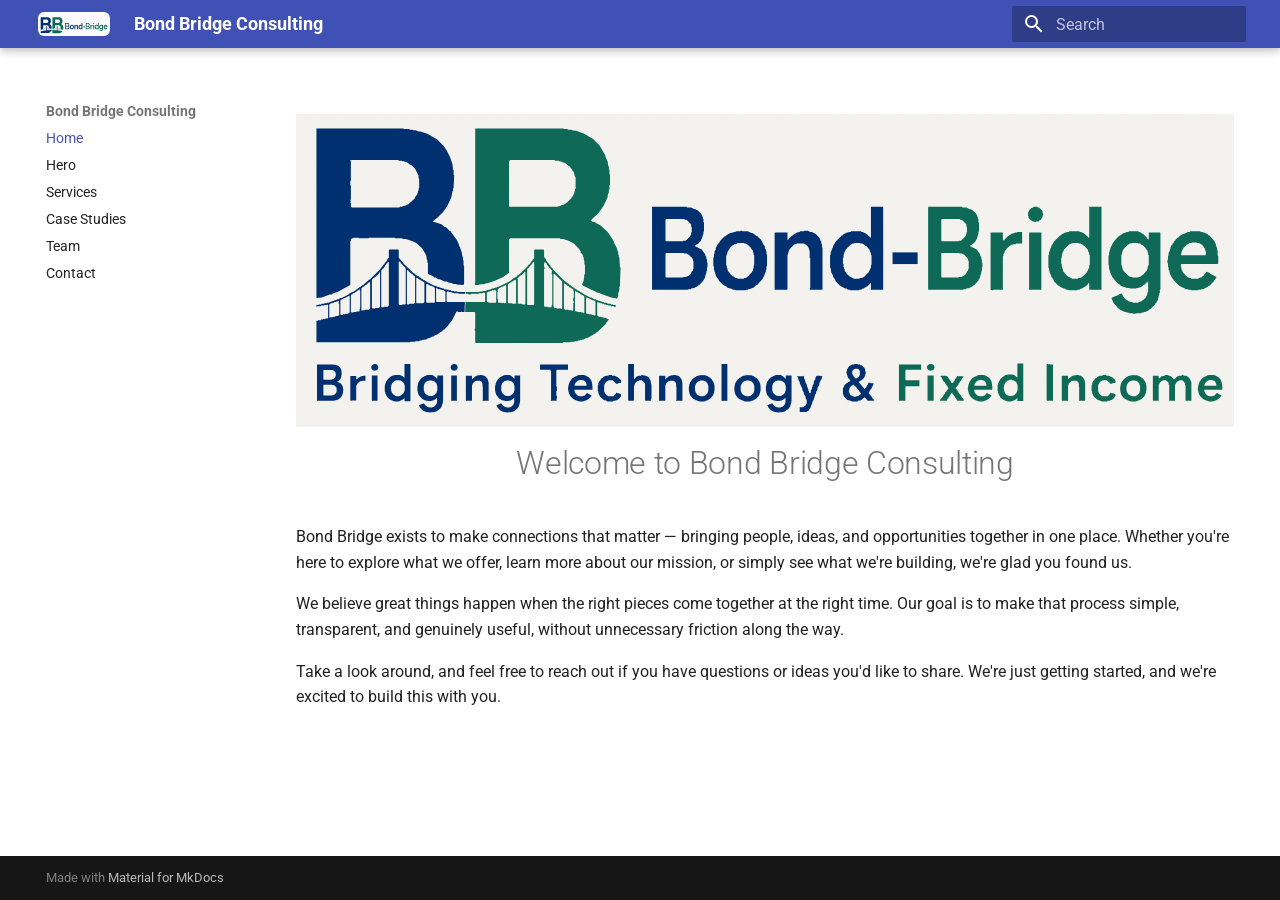
<file: index.html>
<!doctype html>
<html lang="en" class="no-js">
  <head>
    
      <meta charset="utf-8">
      <meta name="viewport" content="width=device-width,initial-scale=1">
      
        <meta name="description" content="Bond Bridge Consulting Public Site">
      
      
      
      
      
        <link rel="next" href="hero/">
      
      
        
      
      
      <link rel="icon" href="img/bond-bridge-icon.svg">
      <meta name="generator" content="mkdocs-1.6.1, mkdocs-material-9.7.7">
    
    
      
        <title>Bond Bridge Consulting</title>
      
    
    
      <link rel="stylesheet" href="assets/stylesheets/main.ec1eaa64.min.css">
      
        
        <link rel="stylesheet" href="assets/stylesheets/palette.ab4e12ef.min.css">
      
      


    
    
      
    
    
      
        
        
        <link rel="preconnect" href="https://fonts.gstatic.com" crossorigin>
        <link rel="stylesheet" href="https://fonts.googleapis.com/css?family=Roboto:300,300i,400,400i,700,700i%7CRoboto+Mono:400,400i,700,700i&display=fallback">
        <style>:root{--md-text-font:"Roboto";--md-code-font:"Roboto Mono"}</style>
      
    
    
      <link rel="stylesheet" href="stylesheets/extra.css">
    
    <script>__md_scope=new URL(".",location),__md_hash=e=>[...e].reduce(((e,_)=>(e<<5)-e+_.charCodeAt(0)),0),__md_get=(e,_=localStorage,t=__md_scope)=>JSON.parse(_.getItem(t.pathname+"."+e)),__md_set=(e,_,t=localStorage,a=__md_scope)=>{try{t.setItem(a.pathname+"."+e,JSON.stringify(_))}catch(e){}}</script>
    
      

    
    
  </head>
  
  
    
    
      
    
    
    
    
    <body dir="ltr" data-md-color-scheme="default" data-md-color-primary="indigo" data-md-color-accent="indigo">
  
    
    <input class="md-toggle" data-md-toggle="drawer" type="checkbox" id="__drawer" autocomplete="off">
    <input class="md-toggle" data-md-toggle="search" type="checkbox" id="__search" autocomplete="off">
    <label class="md-overlay" for="__drawer"></label>
    <div data-md-component="skip">
      
    </div>
    <div data-md-component="announce">
      
    </div>
    
    
      

  

<header class="md-header md-header--shadow" data-md-component="header">
  <nav class="md-header__inner md-grid" aria-label="Header">
    <a href="." title="Bond Bridge Consulting" class="md-header__button md-logo" aria-label="Bond Bridge Consulting" data-md-component="logo">
      
  <img src="img/bond-bridge-tag.svg" alt="logo">

    </a>
    <label class="md-header__button md-icon" for="__drawer">
      
      <svg xmlns="http://www.w3.org/2000/svg" viewBox="0 0 24 24"><path d="M3 6h18v2H3zm0 5h18v2H3zm0 5h18v2H3z"/></svg>
    </label>
    <div class="md-header__title" data-md-component="header-title">
      <div class="md-header__ellipsis">
        <div class="md-header__topic">
          <span class="md-ellipsis">
            Bond Bridge Consulting
          </span>
        </div>
        <div class="md-header__topic" data-md-component="header-topic">
          <span class="md-ellipsis">
            
              Home
            
          </span>
        </div>
      </div>
    </div>
    
      
        <form class="md-header__option" data-md-component="palette">
  
    
    
    
    <input class="md-option" data-md-color-media="" data-md-color-scheme="default" data-md-color-primary="indigo" data-md-color-accent="indigo"  aria-hidden="true"  type="radio" name="__palette" id="__palette_0">
    
  
</form>
      
    
    
      <script>var palette=__md_get("__palette");if(palette&&palette.color){if("(prefers-color-scheme)"===palette.color.media){var media=matchMedia("(prefers-color-scheme: light)"),input=document.querySelector(media.matches?"[data-md-color-media='(prefers-color-scheme: light)']":"[data-md-color-media='(prefers-color-scheme: dark)']");palette.color.media=input.getAttribute("data-md-color-media"),palette.color.scheme=input.getAttribute("data-md-color-scheme"),palette.color.primary=input.getAttribute("data-md-color-primary"),palette.color.accent=input.getAttribute("data-md-color-accent")}for(var[key,value]of Object.entries(palette.color))document.body.setAttribute("data-md-color-"+key,value)}</script>
    
    
    
      
      
        <label class="md-header__button md-icon" for="__search">
          
          <svg xmlns="http://www.w3.org/2000/svg" viewBox="0 0 24 24"><path d="M9.5 3A6.5 6.5 0 0 1 16 9.5c0 1.61-.59 3.09-1.56 4.23l.27.27h.79l5 5-1.5 1.5-5-5v-.79l-.27-.27A6.52 6.52 0 0 1 9.5 16 6.5 6.5 0 0 1 3 9.5 6.5 6.5 0 0 1 9.5 3m0 2C7 5 5 7 5 9.5S7 14 9.5 14 14 12 14 9.5 12 5 9.5 5"/></svg>
        </label>
        <div class="md-search" data-md-component="search" role="dialog">
  <label class="md-search__overlay" for="__search"></label>
  <div class="md-search__inner" role="search">
    <form class="md-search__form" name="search">
      <input type="text" class="md-search__input" name="query" aria-label="Search" placeholder="Search" autocapitalize="off" autocorrect="off" autocomplete="off" spellcheck="false" data-md-component="search-query" required>
      <label class="md-search__icon md-icon" for="__search">
        
        <svg xmlns="http://www.w3.org/2000/svg" viewBox="0 0 24 24"><path d="M9.5 3A6.5 6.5 0 0 1 16 9.5c0 1.61-.59 3.09-1.56 4.23l.27.27h.79l5 5-1.5 1.5-5-5v-.79l-.27-.27A6.52 6.52 0 0 1 9.5 16 6.5 6.5 0 0 1 3 9.5 6.5 6.5 0 0 1 9.5 3m0 2C7 5 5 7 5 9.5S7 14 9.5 14 14 12 14 9.5 12 5 9.5 5"/></svg>
        
        <svg xmlns="http://www.w3.org/2000/svg" viewBox="0 0 24 24"><path d="M20 11v2H8l5.5 5.5-1.42 1.42L4.16 12l7.92-7.92L13.5 5.5 8 11z"/></svg>
      </label>
      <nav class="md-search__options" aria-label="Search">
        
        <button type="reset" class="md-search__icon md-icon" title="Clear" aria-label="Clear" tabindex="-1">
          
          <svg xmlns="http://www.w3.org/2000/svg" viewBox="0 0 24 24"><path d="M19 6.41 17.59 5 12 10.59 6.41 5 5 6.41 10.59 12 5 17.59 6.41 19 12 13.41 17.59 19 19 17.59 13.41 12z"/></svg>
        </button>
      </nav>
      
    </form>
    <div class="md-search__output">
      <div class="md-search__scrollwrap" tabindex="0" data-md-scrollfix>
        <div class="md-search-result" data-md-component="search-result">
          <div class="md-search-result__meta">
            Initializing search
          </div>
          <ol class="md-search-result__list" role="presentation"></ol>
        </div>
      </div>
    </div>
  </div>
</div>
      
    
    
  </nav>
  
</header>
    
    <div class="md-container" data-md-component="container">
      
      
        
          
        
      
      <main class="md-main" data-md-component="main">
        <div class="md-main__inner md-grid">
          
            
              
              <div class="md-sidebar md-sidebar--primary" data-md-component="sidebar" data-md-type="navigation" >
                <div class="md-sidebar__scrollwrap">
                  <div class="md-sidebar__inner">
                    



  

<nav class="md-nav md-nav--primary md-nav--integrated" aria-label="Navigation" data-md-level="0">
  <label class="md-nav__title" for="__drawer">
    <a href="." title="Bond Bridge Consulting" class="md-nav__button md-logo" aria-label="Bond Bridge Consulting" data-md-component="logo">
      
  <img src="img/bond-bridge-tag.svg" alt="logo">

    </a>
    Bond Bridge Consulting
  </label>
  
  <ul class="md-nav__list" data-md-scrollfix>
    
      
      
  
  
    
  
  
  
    <li class="md-nav__item md-nav__item--active">
      
      <input class="md-nav__toggle md-toggle" type="checkbox" id="__toc">
      
      
      
      <a href="." class="md-nav__link md-nav__link--active">
        
  
  
  <span class="md-ellipsis">
    
  
    Home
  

    
  </span>
  
  

      </a>
      
    </li>
  

    
      
      
  
  
  
  
    <li class="md-nav__item">
      <a href="hero/" class="md-nav__link">
        
  
  
  <span class="md-ellipsis">
    
  
    Hero
  

    
  </span>
  
  

      </a>
    </li>
  

    
      
      
  
  
  
  
    <li class="md-nav__item">
      <a href="services/" class="md-nav__link">
        
  
  
  <span class="md-ellipsis">
    
  
    Services
  

    
  </span>
  
  

      </a>
    </li>
  

    
      
      
  
  
  
  
    <li class="md-nav__item">
      <a href="case-studies/" class="md-nav__link">
        
  
  
  <span class="md-ellipsis">
    
  
    Case Studies
  

    
  </span>
  
  

      </a>
    </li>
  

    
      
      
  
  
  
  
    <li class="md-nav__item">
      <a href="team/" class="md-nav__link">
        
  
  
  <span class="md-ellipsis">
    
  
    Team
  

    
  </span>
  
  

      </a>
    </li>
  

    
      
      
  
  
  
  
    <li class="md-nav__item">
      <a href="contact-us/" class="md-nav__link">
        
  
  
  <span class="md-ellipsis">
    
  
    Contact
  

    
  </span>
  
  

      </a>
    </li>
  

    
  </ul>
</nav>
                  </div>
                </div>
              </div>
            
            
          
          
            <div class="md-content" data-md-component="content">
              
              <article class="md-content__inner md-typeset">
                
                  



<p><img alt="Bond Bridge" class="page-logo" src="img/bond-bridge-logo.svg" /></p>
<h1 align="center">Welcome to Bond Bridge Consulting</h1>

<p>Bond Bridge exists to make connections that matter — bringing people, ideas, and opportunities together in one place. Whether you're here to explore what we offer, learn more about our mission, or simply see what we're building, we're glad you found us.</p>
<p>We believe great things happen when the right pieces come together at the right time. Our goal is to make that process simple, transparent, and genuinely useful, without unnecessary friction along the way.</p>
<p>Take a look around, and feel free to reach out if you have questions or ideas you'd like to share. We're just getting started, and we're excited to build this with you.</p>












                
              </article>
            </div>
          
          
<script>var target=document.getElementById(location.hash.slice(1));target&&target.name&&(target.checked=target.name.startsWith("__tabbed_"))</script>
        </div>
        
      </main>
      
        <footer class="md-footer">
  
  <div class="md-footer-meta md-typeset">
    <div class="md-footer-meta__inner md-grid">
      <div class="md-copyright">
  
  
    Made with
    <a href="https://squidfunk.github.io/mkdocs-material/" target="_blank" rel="noopener">
      Material for MkDocs
    </a>
  
</div>
      
    </div>
  </div>
</footer>
      
    </div>
    <div class="md-dialog" data-md-component="dialog">
      <div class="md-dialog__inner md-typeset"></div>
    </div>
    
    
    
      
      
      <script id="__config" type="application/json">{"annotate": null, "base": ".", "features": ["navigation.instant", "navigation.tracking", "content.code.copy", "toc.integrate"], "search": "assets/javascripts/workers/search.2c215733.min.js", "tags": null, "translations": {"clipboard.copied": "Copied to clipboard", "clipboard.copy": "Copy to clipboard", "search.result.more.one": "1 more on this page", "search.result.more.other": "# more on this page", "search.result.none": "No matching documents", "search.result.one": "1 matching document", "search.result.other": "# matching documents", "search.result.placeholder": "Type to start searching", "search.result.term.missing": "Missing", "select.version": "Select version"}, "version": null}</script>
    
    
      <script src="assets/javascripts/bundle.d7400e89.min.js"></script>
      
    
  </body>
</html>
</file>
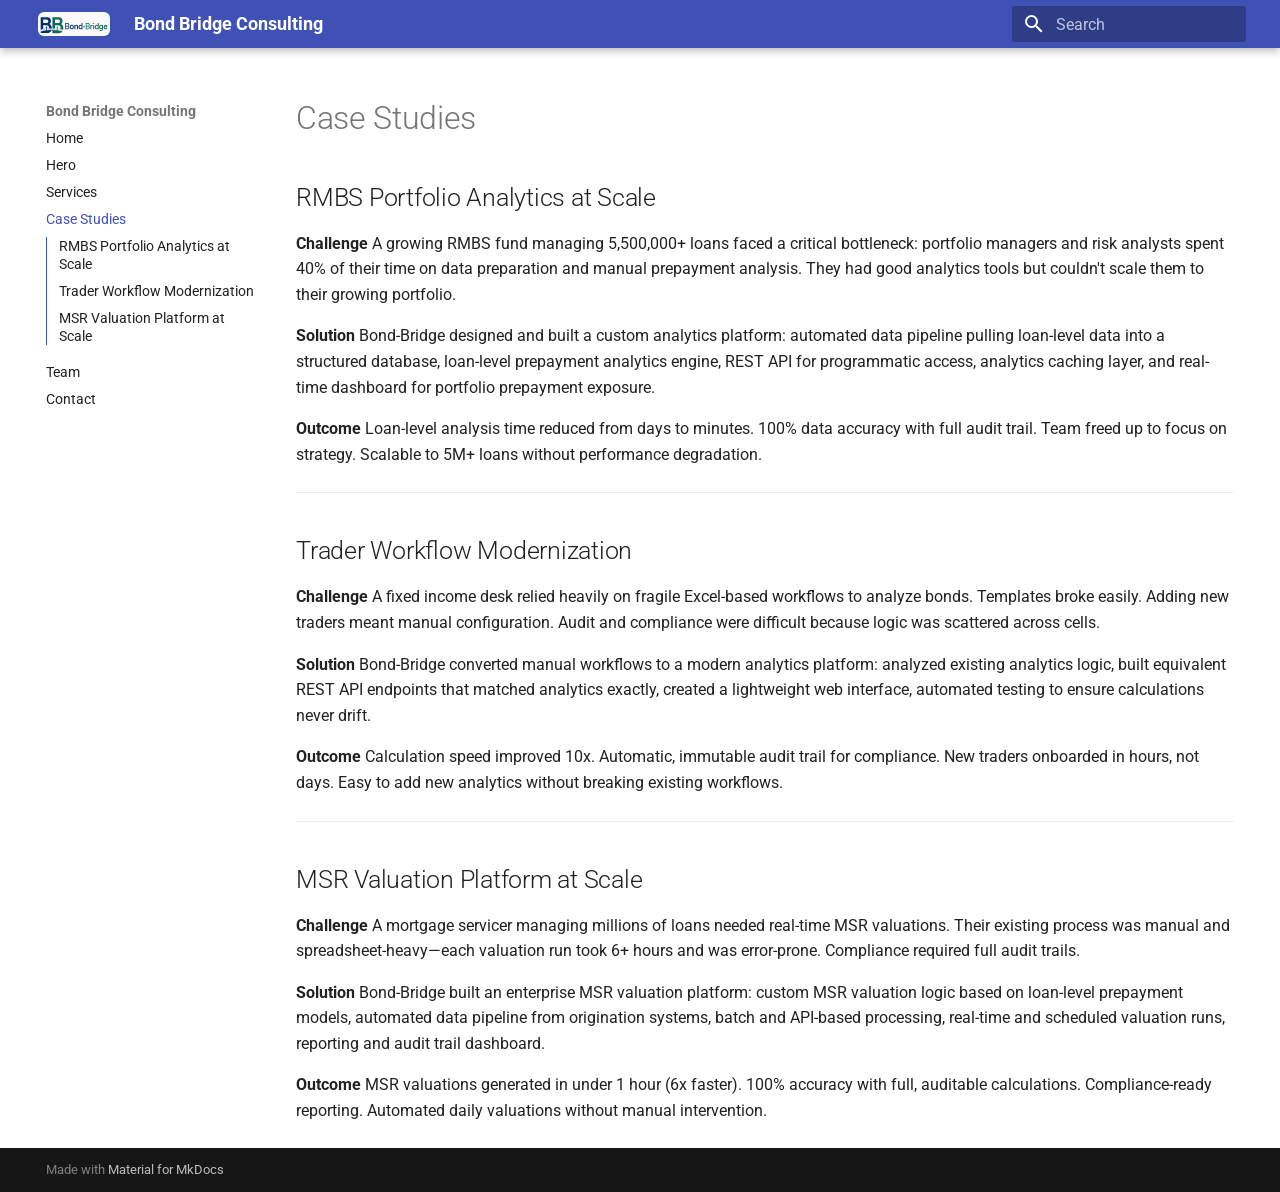
<file: case-studies/index.html>
<!doctype html>
<html lang="en" class="no-js">
  <head>
    
      <meta charset="utf-8">
      <meta name="viewport" content="width=device-width,initial-scale=1">
      
        <meta name="description" content="Bond Bridge Consulting Public Site">
      
      
      
      
        <link rel="prev" href="../services/">
      
      
        <link rel="next" href="../team/">
      
      
        
      
      
      <link rel="icon" href="../img/bond-bridge-icon.svg">
      <meta name="generator" content="mkdocs-1.6.1, mkdocs-material-9.7.7">
    
    
      
        <title>Case Studies - Bond Bridge Consulting</title>
      
    
    
      <link rel="stylesheet" href="../assets/stylesheets/main.ec1eaa64.min.css">
      
        
        <link rel="stylesheet" href="../assets/stylesheets/palette.ab4e12ef.min.css">
      
      


    
    
      
    
    
      
        
        
        <link rel="preconnect" href="https://fonts.gstatic.com" crossorigin>
        <link rel="stylesheet" href="https://fonts.googleapis.com/css?family=Roboto:300,300i,400,400i,700,700i%7CRoboto+Mono:400,400i,700,700i&display=fallback">
        <style>:root{--md-text-font:"Roboto";--md-code-font:"Roboto Mono"}</style>
      
    
    
      <link rel="stylesheet" href="../stylesheets/extra.css">
    
    <script>__md_scope=new URL("..",location),__md_hash=e=>[...e].reduce(((e,_)=>(e<<5)-e+_.charCodeAt(0)),0),__md_get=(e,_=localStorage,t=__md_scope)=>JSON.parse(_.getItem(t.pathname+"."+e)),__md_set=(e,_,t=localStorage,a=__md_scope)=>{try{t.setItem(a.pathname+"."+e,JSON.stringify(_))}catch(e){}}</script>
    
      

    
    
  </head>
  
  
    
    
      
    
    
    
    
    <body dir="ltr" data-md-color-scheme="default" data-md-color-primary="indigo" data-md-color-accent="indigo">
  
    
    <input class="md-toggle" data-md-toggle="drawer" type="checkbox" id="__drawer" autocomplete="off">
    <input class="md-toggle" data-md-toggle="search" type="checkbox" id="__search" autocomplete="off">
    <label class="md-overlay" for="__drawer"></label>
    <div data-md-component="skip">
      
        
        <a href="#case-studies" class="md-skip">
          Skip to content
        </a>
      
    </div>
    <div data-md-component="announce">
      
    </div>
    
    
      

  

<header class="md-header md-header--shadow" data-md-component="header">
  <nav class="md-header__inner md-grid" aria-label="Header">
    <a href=".." title="Bond Bridge Consulting" class="md-header__button md-logo" aria-label="Bond Bridge Consulting" data-md-component="logo">
      
  <img src="../img/bond-bridge-tag.svg" alt="logo">

    </a>
    <label class="md-header__button md-icon" for="__drawer">
      
      <svg xmlns="http://www.w3.org/2000/svg" viewBox="0 0 24 24"><path d="M3 6h18v2H3zm0 5h18v2H3zm0 5h18v2H3z"/></svg>
    </label>
    <div class="md-header__title" data-md-component="header-title">
      <div class="md-header__ellipsis">
        <div class="md-header__topic">
          <span class="md-ellipsis">
            Bond Bridge Consulting
          </span>
        </div>
        <div class="md-header__topic" data-md-component="header-topic">
          <span class="md-ellipsis">
            
              Case Studies
            
          </span>
        </div>
      </div>
    </div>
    
      
        <form class="md-header__option" data-md-component="palette">
  
    
    
    
    <input class="md-option" data-md-color-media="" data-md-color-scheme="default" data-md-color-primary="indigo" data-md-color-accent="indigo"  aria-hidden="true"  type="radio" name="__palette" id="__palette_0">
    
  
</form>
      
    
    
      <script>var palette=__md_get("__palette");if(palette&&palette.color){if("(prefers-color-scheme)"===palette.color.media){var media=matchMedia("(prefers-color-scheme: light)"),input=document.querySelector(media.matches?"[data-md-color-media='(prefers-color-scheme: light)']":"[data-md-color-media='(prefers-color-scheme: dark)']");palette.color.media=input.getAttribute("data-md-color-media"),palette.color.scheme=input.getAttribute("data-md-color-scheme"),palette.color.primary=input.getAttribute("data-md-color-primary"),palette.color.accent=input.getAttribute("data-md-color-accent")}for(var[key,value]of Object.entries(palette.color))document.body.setAttribute("data-md-color-"+key,value)}</script>
    
    
    
      
      
        <label class="md-header__button md-icon" for="__search">
          
          <svg xmlns="http://www.w3.org/2000/svg" viewBox="0 0 24 24"><path d="M9.5 3A6.5 6.5 0 0 1 16 9.5c0 1.61-.59 3.09-1.56 4.23l.27.27h.79l5 5-1.5 1.5-5-5v-.79l-.27-.27A6.52 6.52 0 0 1 9.5 16 6.5 6.5 0 0 1 3 9.5 6.5 6.5 0 0 1 9.5 3m0 2C7 5 5 7 5 9.5S7 14 9.5 14 14 12 14 9.5 12 5 9.5 5"/></svg>
        </label>
        <div class="md-search" data-md-component="search" role="dialog">
  <label class="md-search__overlay" for="__search"></label>
  <div class="md-search__inner" role="search">
    <form class="md-search__form" name="search">
      <input type="text" class="md-search__input" name="query" aria-label="Search" placeholder="Search" autocapitalize="off" autocorrect="off" autocomplete="off" spellcheck="false" data-md-component="search-query" required>
      <label class="md-search__icon md-icon" for="__search">
        
        <svg xmlns="http://www.w3.org/2000/svg" viewBox="0 0 24 24"><path d="M9.5 3A6.5 6.5 0 0 1 16 9.5c0 1.61-.59 3.09-1.56 4.23l.27.27h.79l5 5-1.5 1.5-5-5v-.79l-.27-.27A6.52 6.52 0 0 1 9.5 16 6.5 6.5 0 0 1 3 9.5 6.5 6.5 0 0 1 9.5 3m0 2C7 5 5 7 5 9.5S7 14 9.5 14 14 12 14 9.5 12 5 9.5 5"/></svg>
        
        <svg xmlns="http://www.w3.org/2000/svg" viewBox="0 0 24 24"><path d="M20 11v2H8l5.5 5.5-1.42 1.42L4.16 12l7.92-7.92L13.5 5.5 8 11z"/></svg>
      </label>
      <nav class="md-search__options" aria-label="Search">
        
        <button type="reset" class="md-search__icon md-icon" title="Clear" aria-label="Clear" tabindex="-1">
          
          <svg xmlns="http://www.w3.org/2000/svg" viewBox="0 0 24 24"><path d="M19 6.41 17.59 5 12 10.59 6.41 5 5 6.41 10.59 12 5 17.59 6.41 19 12 13.41 17.59 19 19 17.59 13.41 12z"/></svg>
        </button>
      </nav>
      
    </form>
    <div class="md-search__output">
      <div class="md-search__scrollwrap" tabindex="0" data-md-scrollfix>
        <div class="md-search-result" data-md-component="search-result">
          <div class="md-search-result__meta">
            Initializing search
          </div>
          <ol class="md-search-result__list" role="presentation"></ol>
        </div>
      </div>
    </div>
  </div>
</div>
      
    
    
  </nav>
  
</header>
    
    <div class="md-container" data-md-component="container">
      
      
        
          
        
      
      <main class="md-main" data-md-component="main">
        <div class="md-main__inner md-grid">
          
            
              
              <div class="md-sidebar md-sidebar--primary" data-md-component="sidebar" data-md-type="navigation" >
                <div class="md-sidebar__scrollwrap">
                  <div class="md-sidebar__inner">
                    



  

<nav class="md-nav md-nav--primary md-nav--integrated" aria-label="Navigation" data-md-level="0">
  <label class="md-nav__title" for="__drawer">
    <a href=".." title="Bond Bridge Consulting" class="md-nav__button md-logo" aria-label="Bond Bridge Consulting" data-md-component="logo">
      
  <img src="../img/bond-bridge-tag.svg" alt="logo">

    </a>
    Bond Bridge Consulting
  </label>
  
  <ul class="md-nav__list" data-md-scrollfix>
    
      
      
  
  
  
  
    <li class="md-nav__item">
      <a href=".." class="md-nav__link">
        
  
  
  <span class="md-ellipsis">
    
  
    Home
  

    
  </span>
  
  

      </a>
    </li>
  

    
      
      
  
  
  
  
    <li class="md-nav__item">
      <a href="../hero/" class="md-nav__link">
        
  
  
  <span class="md-ellipsis">
    
  
    Hero
  

    
  </span>
  
  

      </a>
    </li>
  

    
      
      
  
  
  
  
    <li class="md-nav__item">
      <a href="../services/" class="md-nav__link">
        
  
  
  <span class="md-ellipsis">
    
  
    Services
  

    
  </span>
  
  

      </a>
    </li>
  

    
      
      
  
  
    
  
  
  
    <li class="md-nav__item md-nav__item--active">
      
      <input class="md-nav__toggle md-toggle" type="checkbox" id="__toc">
      
      
        
      
      
        <label class="md-nav__link md-nav__link--active" for="__toc">
          
  
  
  <span class="md-ellipsis">
    
  
    Case Studies
  

    
  </span>
  
  

          <span class="md-nav__icon md-icon"></span>
        </label>
      
      <a href="./" class="md-nav__link md-nav__link--active">
        
  
  
  <span class="md-ellipsis">
    
  
    Case Studies
  

    
  </span>
  
  

      </a>
      
        

<nav class="md-nav md-nav--secondary" aria-label="Table of contents">
  
  
  
    
  
  
    <label class="md-nav__title" for="__toc">
      <span class="md-nav__icon md-icon"></span>
      Table of contents
    </label>
    <ul class="md-nav__list" data-md-component="toc" data-md-scrollfix>
      
        <li class="md-nav__item">
  <a href="#rmbs-portfolio-analytics-at-scale" class="md-nav__link">
    <span class="md-ellipsis">
      
        RMBS Portfolio Analytics at Scale
      
    </span>
  </a>
  
</li>
      
        <li class="md-nav__item">
  <a href="#trader-workflow-modernization" class="md-nav__link">
    <span class="md-ellipsis">
      
        Trader Workflow Modernization
      
    </span>
  </a>
  
</li>
      
        <li class="md-nav__item">
  <a href="#msr-valuation-platform-at-scale" class="md-nav__link">
    <span class="md-ellipsis">
      
        MSR Valuation Platform at Scale
      
    </span>
  </a>
  
</li>
      
    </ul>
  
</nav>
      
    </li>
  

    
      
      
  
  
  
  
    <li class="md-nav__item">
      <a href="../team/" class="md-nav__link">
        
  
  
  <span class="md-ellipsis">
    
  
    Team
  

    
  </span>
  
  

      </a>
    </li>
  

    
      
      
  
  
  
  
    <li class="md-nav__item">
      <a href="../contact-us/" class="md-nav__link">
        
  
  
  <span class="md-ellipsis">
    
  
    Contact
  

    
  </span>
  
  

      </a>
    </li>
  

    
  </ul>
</nav>
                  </div>
                </div>
              </div>
            
            
          
          
            <div class="md-content" data-md-component="content">
              
              <article class="md-content__inner md-typeset">
                
                  



<h1 id="case-studies">Case Studies</h1>
<h2 id="rmbs-portfolio-analytics-at-scale">RMBS Portfolio Analytics at Scale</h2>
<p><strong>Challenge</strong>
A growing RMBS fund managing 5,500,000+ loans faced a critical bottleneck: portfolio managers and risk analysts spent 40% of their time on data preparation and manual prepayment analysis. They had good analytics tools but couldn't scale them to their growing portfolio.</p>
<p><strong>Solution</strong>
Bond-Bridge designed and built a custom analytics platform: automated data pipeline pulling loan-level data into a structured database, loan-level prepayment analytics engine, REST API for programmatic access, analytics caching layer, and real-time dashboard for portfolio prepayment exposure.</p>
<p><strong>Outcome</strong>
Loan-level analysis time reduced from days to minutes. 100% data accuracy with full audit trail. Team freed up to focus on strategy. Scalable to 5M+ loans without performance degradation.</p>
<hr />
<h2 id="trader-workflow-modernization">Trader Workflow Modernization</h2>
<p><strong>Challenge</strong>
A fixed income desk relied heavily on fragile Excel-based workflows to analyze bonds. Templates broke easily. Adding new traders meant manual configuration. Audit and compliance were difficult because logic was scattered across cells.</p>
<p><strong>Solution</strong>
Bond-Bridge converted manual workflows to a modern analytics platform: analyzed existing analytics logic, built equivalent REST API endpoints that matched analytics exactly, created a lightweight web interface, automated testing to ensure calculations never drift.</p>
<p><strong>Outcome</strong>
Calculation speed improved 10x. Automatic, immutable audit trail for compliance. New traders onboarded in hours, not days. Easy to add new analytics without breaking existing workflows.</p>
<hr />
<h2 id="msr-valuation-platform-at-scale">MSR Valuation Platform at Scale</h2>
<p><strong>Challenge</strong>
A mortgage servicer managing millions of loans needed real-time MSR valuations. Their existing process was manual and spreadsheet-heavy—each valuation run took 6+ hours and was error-prone. Compliance required full audit trails.</p>
<p><strong>Solution</strong>
Bond-Bridge built an enterprise MSR valuation platform: custom MSR valuation logic based on loan-level prepayment models, automated data pipeline from origination systems, batch and API-based processing, real-time and scheduled valuation runs, reporting and audit trail dashboard.</p>
<p><strong>Outcome</strong>
MSR valuations generated in under 1 hour (6x faster). 100% accuracy with full, auditable calculations. Compliance-ready reporting. Automated daily valuations without manual intervention.</p>












                
              </article>
            </div>
          
          
<script>var target=document.getElementById(location.hash.slice(1));target&&target.name&&(target.checked=target.name.startsWith("__tabbed_"))</script>
        </div>
        
      </main>
      
        <footer class="md-footer">
  
  <div class="md-footer-meta md-typeset">
    <div class="md-footer-meta__inner md-grid">
      <div class="md-copyright">
  
  
    Made with
    <a href="https://squidfunk.github.io/mkdocs-material/" target="_blank" rel="noopener">
      Material for MkDocs
    </a>
  
</div>
      
    </div>
  </div>
</footer>
      
    </div>
    <div class="md-dialog" data-md-component="dialog">
      <div class="md-dialog__inner md-typeset"></div>
    </div>
    
    
    
      
      
      <script id="__config" type="application/json">{"annotate": null, "base": "..", "features": ["navigation.instant", "navigation.tracking", "content.code.copy", "toc.integrate"], "search": "../assets/javascripts/workers/search.2c215733.min.js", "tags": null, "translations": {"clipboard.copied": "Copied to clipboard", "clipboard.copy": "Copy to clipboard", "search.result.more.one": "1 more on this page", "search.result.more.other": "# more on this page", "search.result.none": "No matching documents", "search.result.one": "1 matching document", "search.result.other": "# matching documents", "search.result.placeholder": "Type to start searching", "search.result.term.missing": "Missing", "select.version": "Select version"}, "version": null}</script>
    
    
      <script src="../assets/javascripts/bundle.d7400e89.min.js"></script>
      
    
  </body>
</html>
</file>
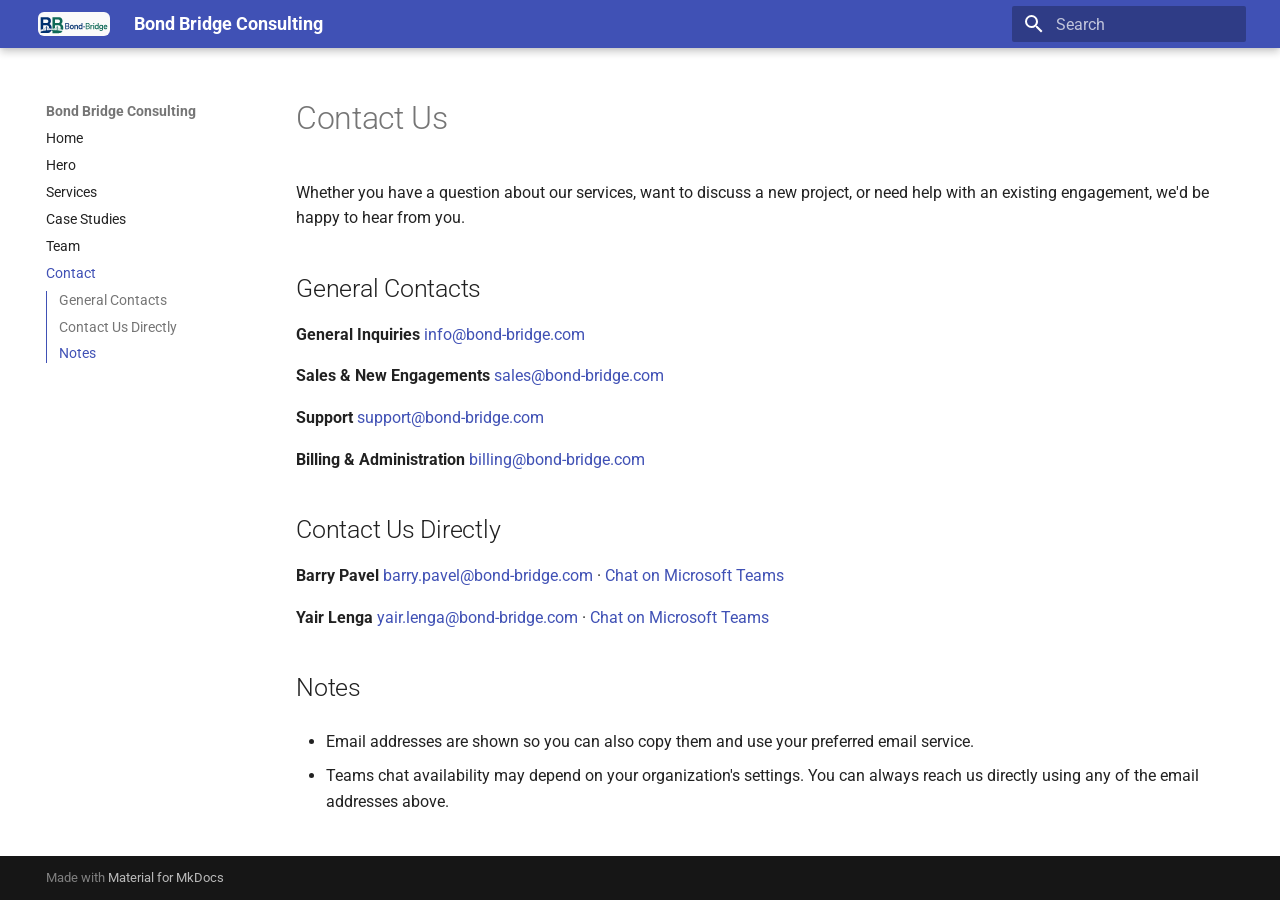
<file: contact-us/index.html>
<!doctype html>
<html lang="en" class="no-js">
  <head>
    
      <meta charset="utf-8">
      <meta name="viewport" content="width=device-width,initial-scale=1">
      
        <meta name="description" content="Bond Bridge Consulting Public Site">
      
      
      
      
        <link rel="prev" href="../team/">
      
      
      
        
      
      
      <link rel="icon" href="../img/bond-bridge-icon.svg">
      <meta name="generator" content="mkdocs-1.6.1, mkdocs-material-9.7.7">
    
    
      
        <title>Contact - Bond Bridge Consulting</title>
      
    
    
      <link rel="stylesheet" href="../assets/stylesheets/main.ec1eaa64.min.css">
      
        
        <link rel="stylesheet" href="../assets/stylesheets/palette.ab4e12ef.min.css">
      
      


    
    
      
    
    
      
        
        
        <link rel="preconnect" href="https://fonts.gstatic.com" crossorigin>
        <link rel="stylesheet" href="https://fonts.googleapis.com/css?family=Roboto:300,300i,400,400i,700,700i%7CRoboto+Mono:400,400i,700,700i&display=fallback">
        <style>:root{--md-text-font:"Roboto";--md-code-font:"Roboto Mono"}</style>
      
    
    
      <link rel="stylesheet" href="../stylesheets/extra.css">
    
    <script>__md_scope=new URL("..",location),__md_hash=e=>[...e].reduce(((e,_)=>(e<<5)-e+_.charCodeAt(0)),0),__md_get=(e,_=localStorage,t=__md_scope)=>JSON.parse(_.getItem(t.pathname+"."+e)),__md_set=(e,_,t=localStorage,a=__md_scope)=>{try{t.setItem(a.pathname+"."+e,JSON.stringify(_))}catch(e){}}</script>
    
      

    
    
  </head>
  
  
    
    
      
    
    
    
    
    <body dir="ltr" data-md-color-scheme="default" data-md-color-primary="indigo" data-md-color-accent="indigo">
  
    
    <input class="md-toggle" data-md-toggle="drawer" type="checkbox" id="__drawer" autocomplete="off">
    <input class="md-toggle" data-md-toggle="search" type="checkbox" id="__search" autocomplete="off">
    <label class="md-overlay" for="__drawer"></label>
    <div data-md-component="skip">
      
        
        <a href="#contact-us" class="md-skip">
          Skip to content
        </a>
      
    </div>
    <div data-md-component="announce">
      
    </div>
    
    
      

  

<header class="md-header md-header--shadow" data-md-component="header">
  <nav class="md-header__inner md-grid" aria-label="Header">
    <a href=".." title="Bond Bridge Consulting" class="md-header__button md-logo" aria-label="Bond Bridge Consulting" data-md-component="logo">
      
  <img src="../img/bond-bridge-tag.svg" alt="logo">

    </a>
    <label class="md-header__button md-icon" for="__drawer">
      
      <svg xmlns="http://www.w3.org/2000/svg" viewBox="0 0 24 24"><path d="M3 6h18v2H3zm0 5h18v2H3zm0 5h18v2H3z"/></svg>
    </label>
    <div class="md-header__title" data-md-component="header-title">
      <div class="md-header__ellipsis">
        <div class="md-header__topic">
          <span class="md-ellipsis">
            Bond Bridge Consulting
          </span>
        </div>
        <div class="md-header__topic" data-md-component="header-topic">
          <span class="md-ellipsis">
            
              Contact
            
          </span>
        </div>
      </div>
    </div>
    
      
        <form class="md-header__option" data-md-component="palette">
  
    
    
    
    <input class="md-option" data-md-color-media="" data-md-color-scheme="default" data-md-color-primary="indigo" data-md-color-accent="indigo"  aria-hidden="true"  type="radio" name="__palette" id="__palette_0">
    
  
</form>
      
    
    
      <script>var palette=__md_get("__palette");if(palette&&palette.color){if("(prefers-color-scheme)"===palette.color.media){var media=matchMedia("(prefers-color-scheme: light)"),input=document.querySelector(media.matches?"[data-md-color-media='(prefers-color-scheme: light)']":"[data-md-color-media='(prefers-color-scheme: dark)']");palette.color.media=input.getAttribute("data-md-color-media"),palette.color.scheme=input.getAttribute("data-md-color-scheme"),palette.color.primary=input.getAttribute("data-md-color-primary"),palette.color.accent=input.getAttribute("data-md-color-accent")}for(var[key,value]of Object.entries(palette.color))document.body.setAttribute("data-md-color-"+key,value)}</script>
    
    
    
      
      
        <label class="md-header__button md-icon" for="__search">
          
          <svg xmlns="http://www.w3.org/2000/svg" viewBox="0 0 24 24"><path d="M9.5 3A6.5 6.5 0 0 1 16 9.5c0 1.61-.59 3.09-1.56 4.23l.27.27h.79l5 5-1.5 1.5-5-5v-.79l-.27-.27A6.52 6.52 0 0 1 9.5 16 6.5 6.5 0 0 1 3 9.5 6.5 6.5 0 0 1 9.5 3m0 2C7 5 5 7 5 9.5S7 14 9.5 14 14 12 14 9.5 12 5 9.5 5"/></svg>
        </label>
        <div class="md-search" data-md-component="search" role="dialog">
  <label class="md-search__overlay" for="__search"></label>
  <div class="md-search__inner" role="search">
    <form class="md-search__form" name="search">
      <input type="text" class="md-search__input" name="query" aria-label="Search" placeholder="Search" autocapitalize="off" autocorrect="off" autocomplete="off" spellcheck="false" data-md-component="search-query" required>
      <label class="md-search__icon md-icon" for="__search">
        
        <svg xmlns="http://www.w3.org/2000/svg" viewBox="0 0 24 24"><path d="M9.5 3A6.5 6.5 0 0 1 16 9.5c0 1.61-.59 3.09-1.56 4.23l.27.27h.79l5 5-1.5 1.5-5-5v-.79l-.27-.27A6.52 6.52 0 0 1 9.5 16 6.5 6.5 0 0 1 3 9.5 6.5 6.5 0 0 1 9.5 3m0 2C7 5 5 7 5 9.5S7 14 9.5 14 14 12 14 9.5 12 5 9.5 5"/></svg>
        
        <svg xmlns="http://www.w3.org/2000/svg" viewBox="0 0 24 24"><path d="M20 11v2H8l5.5 5.5-1.42 1.42L4.16 12l7.92-7.92L13.5 5.5 8 11z"/></svg>
      </label>
      <nav class="md-search__options" aria-label="Search">
        
        <button type="reset" class="md-search__icon md-icon" title="Clear" aria-label="Clear" tabindex="-1">
          
          <svg xmlns="http://www.w3.org/2000/svg" viewBox="0 0 24 24"><path d="M19 6.41 17.59 5 12 10.59 6.41 5 5 6.41 10.59 12 5 17.59 6.41 19 12 13.41 17.59 19 19 17.59 13.41 12z"/></svg>
        </button>
      </nav>
      
    </form>
    <div class="md-search__output">
      <div class="md-search__scrollwrap" tabindex="0" data-md-scrollfix>
        <div class="md-search-result" data-md-component="search-result">
          <div class="md-search-result__meta">
            Initializing search
          </div>
          <ol class="md-search-result__list" role="presentation"></ol>
        </div>
      </div>
    </div>
  </div>
</div>
      
    
    
  </nav>
  
</header>
    
    <div class="md-container" data-md-component="container">
      
      
        
          
        
      
      <main class="md-main" data-md-component="main">
        <div class="md-main__inner md-grid">
          
            
              
              <div class="md-sidebar md-sidebar--primary" data-md-component="sidebar" data-md-type="navigation" >
                <div class="md-sidebar__scrollwrap">
                  <div class="md-sidebar__inner">
                    



  

<nav class="md-nav md-nav--primary md-nav--integrated" aria-label="Navigation" data-md-level="0">
  <label class="md-nav__title" for="__drawer">
    <a href=".." title="Bond Bridge Consulting" class="md-nav__button md-logo" aria-label="Bond Bridge Consulting" data-md-component="logo">
      
  <img src="../img/bond-bridge-tag.svg" alt="logo">

    </a>
    Bond Bridge Consulting
  </label>
  
  <ul class="md-nav__list" data-md-scrollfix>
    
      
      
  
  
  
  
    <li class="md-nav__item">
      <a href=".." class="md-nav__link">
        
  
  
  <span class="md-ellipsis">
    
  
    Home
  

    
  </span>
  
  

      </a>
    </li>
  

    
      
      
  
  
  
  
    <li class="md-nav__item">
      <a href="../hero/" class="md-nav__link">
        
  
  
  <span class="md-ellipsis">
    
  
    Hero
  

    
  </span>
  
  

      </a>
    </li>
  

    
      
      
  
  
  
  
    <li class="md-nav__item">
      <a href="../services/" class="md-nav__link">
        
  
  
  <span class="md-ellipsis">
    
  
    Services
  

    
  </span>
  
  

      </a>
    </li>
  

    
      
      
  
  
  
  
    <li class="md-nav__item">
      <a href="../case-studies/" class="md-nav__link">
        
  
  
  <span class="md-ellipsis">
    
  
    Case Studies
  

    
  </span>
  
  

      </a>
    </li>
  

    
      
      
  
  
  
  
    <li class="md-nav__item">
      <a href="../team/" class="md-nav__link">
        
  
  
  <span class="md-ellipsis">
    
  
    Team
  

    
  </span>
  
  

      </a>
    </li>
  

    
      
      
  
  
    
  
  
  
    <li class="md-nav__item md-nav__item--active">
      
      <input class="md-nav__toggle md-toggle" type="checkbox" id="__toc">
      
      
        
      
      
        <label class="md-nav__link md-nav__link--active" for="__toc">
          
  
  
  <span class="md-ellipsis">
    
  
    Contact
  

    
  </span>
  
  

          <span class="md-nav__icon md-icon"></span>
        </label>
      
      <a href="./" class="md-nav__link md-nav__link--active">
        
  
  
  <span class="md-ellipsis">
    
  
    Contact
  

    
  </span>
  
  

      </a>
      
        

<nav class="md-nav md-nav--secondary" aria-label="Table of contents">
  
  
  
    
  
  
    <label class="md-nav__title" for="__toc">
      <span class="md-nav__icon md-icon"></span>
      Table of contents
    </label>
    <ul class="md-nav__list" data-md-component="toc" data-md-scrollfix>
      
        <li class="md-nav__item">
  <a href="#general-contacts" class="md-nav__link">
    <span class="md-ellipsis">
      
        General Contacts
      
    </span>
  </a>
  
</li>
      
        <li class="md-nav__item">
  <a href="#contact-us-directly" class="md-nav__link">
    <span class="md-ellipsis">
      
        Contact Us Directly
      
    </span>
  </a>
  
</li>
      
        <li class="md-nav__item">
  <a href="#notes" class="md-nav__link">
    <span class="md-ellipsis">
      
        Notes
      
    </span>
  </a>
  
</li>
      
    </ul>
  
</nav>
      
    </li>
  

    
  </ul>
</nav>
                  </div>
                </div>
              </div>
            
            
          
          
            <div class="md-content" data-md-component="content">
              
              <article class="md-content__inner md-typeset">
                
                  



<h1 id="contact-us">Contact Us</h1>
<p>Whether you have a question about our services, want to discuss a new project, or need help with an existing engagement, we'd be happy to hear from you.</p>
<h2 id="general-contacts">General Contacts</h2>
<p><strong>General Inquiries</strong>
<a href="mailto:info@bond-bridge.com">info@bond-bridge.com</a></p>
<p><strong>Sales &amp; New Engagements</strong>
<a href="mailto:sales@bond-bridge.com">sales@bond-bridge.com</a></p>
<p><strong>Support</strong>
<a href="mailto:support@bond-bridge.com">support@bond-bridge.com</a></p>
<p><strong>Billing &amp; Administration</strong>
<a href="mailto:billing@bond-bridge.com">billing@bond-bridge.com</a></p>
<h2 id="contact-us-directly">Contact Us Directly</h2>
<p><strong>Barry Pavel</strong>
<a href="mailto:barry.pavel@bond-bridge.com">barry.pavel@bond-bridge.com</a> · <a href="https://teams.microsoft.com/l/chat/0/0?users=barry.pavel@bond-bridge.com">Chat on Microsoft Teams</a></p>
<p><strong>Yair Lenga</strong>
<a href="mailto:yair.lenga@bond-bridge.com">yair.lenga@bond-bridge.com</a> · <a href="https://teams.microsoft.com/l/chat/0/0?users=yair.lenga@bond-bridge.com">Chat on Microsoft Teams</a></p>
<h2 id="notes">Notes</h2>
<ul>
<li>
<p>Email addresses are shown so you can also copy them and use your preferred email service.</p>
</li>
<li>
<p>Teams chat availability may depend on your organization's settings. You can always reach us directly using any of the email addresses above.</p>
</li>
</ul>












                
              </article>
            </div>
          
          
<script>var target=document.getElementById(location.hash.slice(1));target&&target.name&&(target.checked=target.name.startsWith("__tabbed_"))</script>
        </div>
        
      </main>
      
        <footer class="md-footer">
  
  <div class="md-footer-meta md-typeset">
    <div class="md-footer-meta__inner md-grid">
      <div class="md-copyright">
  
  
    Made with
    <a href="https://squidfunk.github.io/mkdocs-material/" target="_blank" rel="noopener">
      Material for MkDocs
    </a>
  
</div>
      
    </div>
  </div>
</footer>
      
    </div>
    <div class="md-dialog" data-md-component="dialog">
      <div class="md-dialog__inner md-typeset"></div>
    </div>
    
    
    
      
      
      <script id="__config" type="application/json">{"annotate": null, "base": "..", "features": ["navigation.instant", "navigation.tracking", "content.code.copy", "toc.integrate"], "search": "../assets/javascripts/workers/search.2c215733.min.js", "tags": null, "translations": {"clipboard.copied": "Copied to clipboard", "clipboard.copy": "Copy to clipboard", "search.result.more.one": "1 more on this page", "search.result.more.other": "# more on this page", "search.result.none": "No matching documents", "search.result.one": "1 matching document", "search.result.other": "# matching documents", "search.result.placeholder": "Type to start searching", "search.result.term.missing": "Missing", "select.version": "Select version"}, "version": null}</script>
    
    
      <script src="../assets/javascripts/bundle.d7400e89.min.js"></script>
      
    
  </body>
</html>
</file>
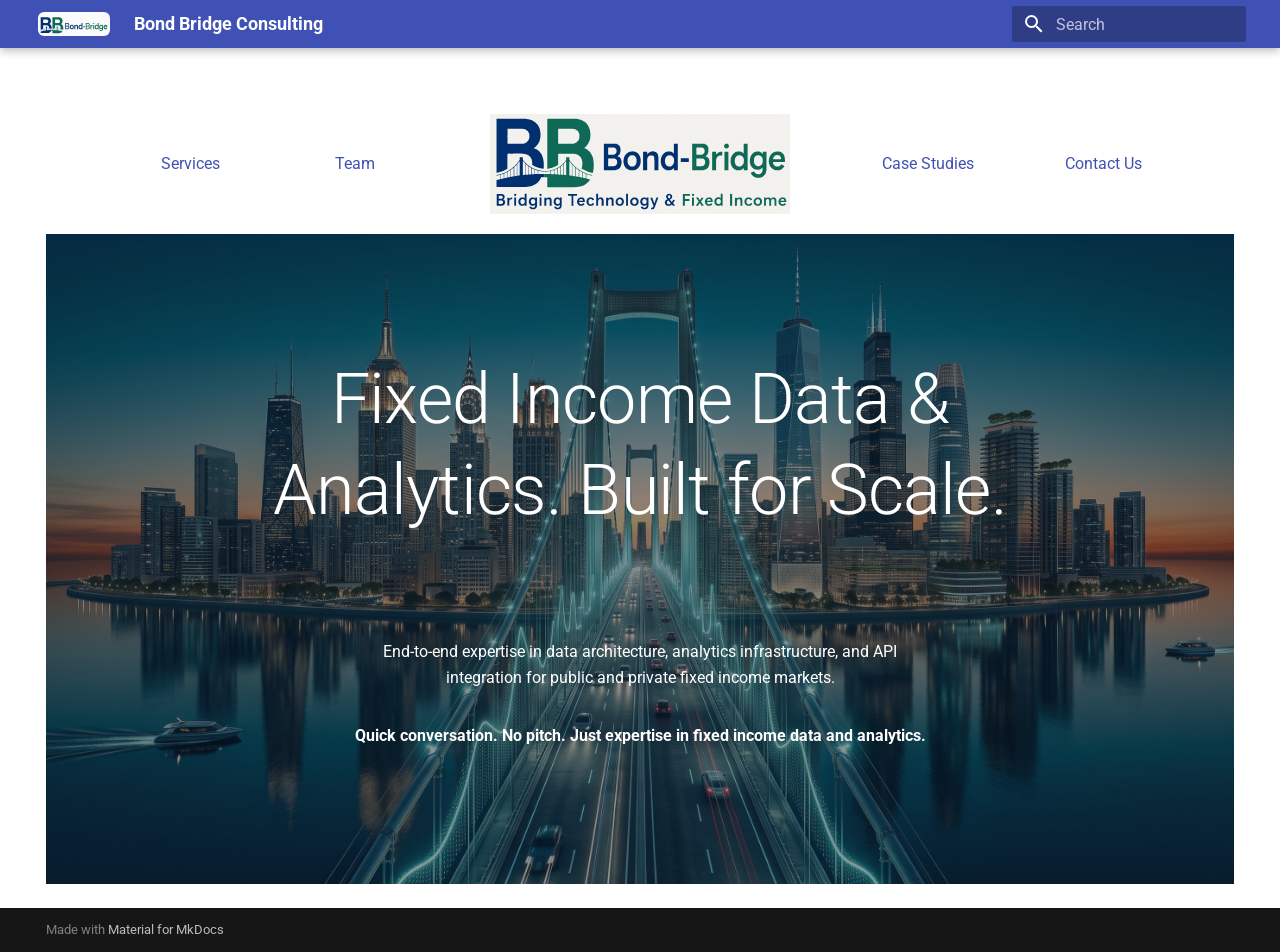
<file: hero/index.html>
<!doctype html>
<html lang="en" class="no-js">
  <head>
    
      <meta charset="utf-8">
      <meta name="viewport" content="width=device-width,initial-scale=1">
      
        <meta name="description" content="Bond Bridge Consulting Public Site">
      
      
      
      
        <link rel="prev" href="..">
      
      
        <link rel="next" href="../services/">
      
      
        
      
      
      <link rel="icon" href="../img/bond-bridge-icon.svg">
      <meta name="generator" content="mkdocs-1.6.1, mkdocs-material-9.7.7">
    
    
      
        <title>Hero - Bond Bridge Consulting</title>
      
    
    
      <link rel="stylesheet" href="../assets/stylesheets/main.ec1eaa64.min.css">
      
        
        <link rel="stylesheet" href="../assets/stylesheets/palette.ab4e12ef.min.css">
      
      


    
    
      
    
    
      
        
        
        <link rel="preconnect" href="https://fonts.gstatic.com" crossorigin>
        <link rel="stylesheet" href="https://fonts.googleapis.com/css?family=Roboto:300,300i,400,400i,700,700i%7CRoboto+Mono:400,400i,700,700i&display=fallback">
        <style>:root{--md-text-font:"Roboto";--md-code-font:"Roboto Mono"}</style>
      
    
    
      <link rel="stylesheet" href="../stylesheets/extra.css">
    
    <script>__md_scope=new URL("..",location),__md_hash=e=>[...e].reduce(((e,_)=>(e<<5)-e+_.charCodeAt(0)),0),__md_get=(e,_=localStorage,t=__md_scope)=>JSON.parse(_.getItem(t.pathname+"."+e)),__md_set=(e,_,t=localStorage,a=__md_scope)=>{try{t.setItem(a.pathname+"."+e,JSON.stringify(_))}catch(e){}}</script>
    
      

    
    
  </head>
  
  
    
    
      
    
    
    
    
    <body dir="ltr" data-md-color-scheme="default" data-md-color-primary="indigo" data-md-color-accent="indigo">
  
    
    <input class="md-toggle" data-md-toggle="drawer" type="checkbox" id="__drawer" autocomplete="off">
    <input class="md-toggle" data-md-toggle="search" type="checkbox" id="__search" autocomplete="off">
    <label class="md-overlay" for="__drawer"></label>
    <div data-md-component="skip">
      
        
        <a href="#fixed-income-data-analytics-built-for-scale" class="md-skip">
          Skip to content
        </a>
      
    </div>
    <div data-md-component="announce">
      
    </div>
    
    
      

  

<header class="md-header md-header--shadow" data-md-component="header">
  <nav class="md-header__inner md-grid" aria-label="Header">
    <a href=".." title="Bond Bridge Consulting" class="md-header__button md-logo" aria-label="Bond Bridge Consulting" data-md-component="logo">
      
  <img src="../img/bond-bridge-tag.svg" alt="logo">

    </a>
    <label class="md-header__button md-icon" for="__drawer">
      
      <svg xmlns="http://www.w3.org/2000/svg" viewBox="0 0 24 24"><path d="M3 6h18v2H3zm0 5h18v2H3zm0 5h18v2H3z"/></svg>
    </label>
    <div class="md-header__title" data-md-component="header-title">
      <div class="md-header__ellipsis">
        <div class="md-header__topic">
          <span class="md-ellipsis">
            Bond Bridge Consulting
          </span>
        </div>
        <div class="md-header__topic" data-md-component="header-topic">
          <span class="md-ellipsis">
            
              Hero
            
          </span>
        </div>
      </div>
    </div>
    
      
        <form class="md-header__option" data-md-component="palette">
  
    
    
    
    <input class="md-option" data-md-color-media="" data-md-color-scheme="default" data-md-color-primary="indigo" data-md-color-accent="indigo"  aria-hidden="true"  type="radio" name="__palette" id="__palette_0">
    
  
</form>
      
    
    
      <script>var palette=__md_get("__palette");if(palette&&palette.color){if("(prefers-color-scheme)"===palette.color.media){var media=matchMedia("(prefers-color-scheme: light)"),input=document.querySelector(media.matches?"[data-md-color-media='(prefers-color-scheme: light)']":"[data-md-color-media='(prefers-color-scheme: dark)']");palette.color.media=input.getAttribute("data-md-color-media"),palette.color.scheme=input.getAttribute("data-md-color-scheme"),palette.color.primary=input.getAttribute("data-md-color-primary"),palette.color.accent=input.getAttribute("data-md-color-accent")}for(var[key,value]of Object.entries(palette.color))document.body.setAttribute("data-md-color-"+key,value)}</script>
    
    
    
      
      
        <label class="md-header__button md-icon" for="__search">
          
          <svg xmlns="http://www.w3.org/2000/svg" viewBox="0 0 24 24"><path d="M9.5 3A6.5 6.5 0 0 1 16 9.5c0 1.61-.59 3.09-1.56 4.23l.27.27h.79l5 5-1.5 1.5-5-5v-.79l-.27-.27A6.52 6.52 0 0 1 9.5 16 6.5 6.5 0 0 1 3 9.5 6.5 6.5 0 0 1 9.5 3m0 2C7 5 5 7 5 9.5S7 14 9.5 14 14 12 14 9.5 12 5 9.5 5"/></svg>
        </label>
        <div class="md-search" data-md-component="search" role="dialog">
  <label class="md-search__overlay" for="__search"></label>
  <div class="md-search__inner" role="search">
    <form class="md-search__form" name="search">
      <input type="text" class="md-search__input" name="query" aria-label="Search" placeholder="Search" autocapitalize="off" autocorrect="off" autocomplete="off" spellcheck="false" data-md-component="search-query" required>
      <label class="md-search__icon md-icon" for="__search">
        
        <svg xmlns="http://www.w3.org/2000/svg" viewBox="0 0 24 24"><path d="M9.5 3A6.5 6.5 0 0 1 16 9.5c0 1.61-.59 3.09-1.56 4.23l.27.27h.79l5 5-1.5 1.5-5-5v-.79l-.27-.27A6.52 6.52 0 0 1 9.5 16 6.5 6.5 0 0 1 3 9.5 6.5 6.5 0 0 1 9.5 3m0 2C7 5 5 7 5 9.5S7 14 9.5 14 14 12 14 9.5 12 5 9.5 5"/></svg>
        
        <svg xmlns="http://www.w3.org/2000/svg" viewBox="0 0 24 24"><path d="M20 11v2H8l5.5 5.5-1.42 1.42L4.16 12l7.92-7.92L13.5 5.5 8 11z"/></svg>
      </label>
      <nav class="md-search__options" aria-label="Search">
        
        <button type="reset" class="md-search__icon md-icon" title="Clear" aria-label="Clear" tabindex="-1">
          
          <svg xmlns="http://www.w3.org/2000/svg" viewBox="0 0 24 24"><path d="M19 6.41 17.59 5 12 10.59 6.41 5 5 6.41 10.59 12 5 17.59 6.41 19 12 13.41 17.59 19 19 17.59 13.41 12z"/></svg>
        </button>
      </nav>
      
    </form>
    <div class="md-search__output">
      <div class="md-search__scrollwrap" tabindex="0" data-md-scrollfix>
        <div class="md-search-result" data-md-component="search-result">
          <div class="md-search-result__meta">
            Initializing search
          </div>
          <ol class="md-search-result__list" role="presentation"></ol>
        </div>
      </div>
    </div>
  </div>
</div>
      
    
    
  </nav>
  
</header>
    
    <div class="md-container" data-md-component="container">
      
      
        
          
        
      
      <main class="md-main" data-md-component="main">
        <div class="md-main__inner md-grid">
          
            
              
                
              
              <div class="md-sidebar md-sidebar--primary" data-md-component="sidebar" data-md-type="navigation" hidden>
                <div class="md-sidebar__scrollwrap">
                  <div class="md-sidebar__inner">
                    



  

<nav class="md-nav md-nav--primary md-nav--integrated" aria-label="Navigation" data-md-level="0">
  <label class="md-nav__title" for="__drawer">
    <a href=".." title="Bond Bridge Consulting" class="md-nav__button md-logo" aria-label="Bond Bridge Consulting" data-md-component="logo">
      
  <img src="../img/bond-bridge-tag.svg" alt="logo">

    </a>
    Bond Bridge Consulting
  </label>
  
  <ul class="md-nav__list" data-md-scrollfix>
    
      
      
  
  
  
  
    <li class="md-nav__item">
      <a href=".." class="md-nav__link">
        
  
  
  <span class="md-ellipsis">
    
  
    Home
  

    
  </span>
  
  

      </a>
    </li>
  

    
      
      
  
  
    
  
  
  
    <li class="md-nav__item md-nav__item--active">
      
      <input class="md-nav__toggle md-toggle" type="checkbox" id="__toc">
      
      
        
      
      
      <a href="./" class="md-nav__link md-nav__link--active">
        
  
  
  <span class="md-ellipsis">
    
  
    Hero
  

    
  </span>
  
  

      </a>
      
    </li>
  

    
      
      
  
  
  
  
    <li class="md-nav__item">
      <a href="../services/" class="md-nav__link">
        
  
  
  <span class="md-ellipsis">
    
  
    Services
  

    
  </span>
  
  

      </a>
    </li>
  

    
      
      
  
  
  
  
    <li class="md-nav__item">
      <a href="../case-studies/" class="md-nav__link">
        
  
  
  <span class="md-ellipsis">
    
  
    Case Studies
  

    
  </span>
  
  

      </a>
    </li>
  

    
      
      
  
  
  
  
    <li class="md-nav__item">
      <a href="../team/" class="md-nav__link">
        
  
  
  <span class="md-ellipsis">
    
  
    Team
  

    
  </span>
  
  

      </a>
    </li>
  

    
      
      
  
  
  
  
    <li class="md-nav__item">
      <a href="../contact-us/" class="md-nav__link">
        
  
  
  <span class="md-ellipsis">
    
  
    Contact
  

    
  </span>
  
  

      </a>
    </li>
  

    
  </ul>
</nav>
                  </div>
                </div>
              </div>
            
            
          
          
            <div class="md-content" data-md-component="content">
              
              <article class="md-content__inner md-typeset">
                
                  
  




<p><link rel="stylesheet" href="style.css"></p>
<div class="home-header">
  <div class="home-nav left">
<!--
    <a class="client-login" href="../client-login/">Client Login</a>
-->
    <a href="../services/">Services</a>
    <a href="../team/">Team</a>
  </div>

  <div class="home-logo">
    <img src="../img/bond-bridge-logo.svg" alt="Bond Bridge">
  </div>

  <div class="home-nav right">
    <a href="../case-studies/">Case Studies</a>
    <a href="../contact-us/">Contact Us</a>
  </div>
</div>

<div class="hero">
<h1 id="fixed-income-data-analytics-built-for-scale">Fixed Income Data &amp; <br /> Analytics. Built for Scale.</h1>
<p>End-to-end expertise in data architecture, analytics infrastructure, and API <br />
integration for public and private fixed income markets.</p>
<p><strong>Quick conversation. No pitch. Just expertise in fixed income data and analytics.</strong></p>
</div>







  
  




  



                
              </article>
            </div>
          
          
<script>var target=document.getElementById(location.hash.slice(1));target&&target.name&&(target.checked=target.name.startsWith("__tabbed_"))</script>
        </div>
        
      </main>
      
        <footer class="md-footer">
  
  <div class="md-footer-meta md-typeset">
    <div class="md-footer-meta__inner md-grid">
      <div class="md-copyright">
  
  
    Made with
    <a href="https://squidfunk.github.io/mkdocs-material/" target="_blank" rel="noopener">
      Material for MkDocs
    </a>
  
</div>
      
    </div>
  </div>
</footer>
      
    </div>
    <div class="md-dialog" data-md-component="dialog">
      <div class="md-dialog__inner md-typeset"></div>
    </div>
    
    
    
      
      
      <script id="__config" type="application/json">{"annotate": null, "base": "..", "features": ["navigation.instant", "navigation.tracking", "content.code.copy", "toc.integrate"], "search": "../assets/javascripts/workers/search.2c215733.min.js", "tags": null, "translations": {"clipboard.copied": "Copied to clipboard", "clipboard.copy": "Copy to clipboard", "search.result.more.one": "1 more on this page", "search.result.more.other": "# more on this page", "search.result.none": "No matching documents", "search.result.one": "1 matching document", "search.result.other": "# matching documents", "search.result.placeholder": "Type to start searching", "search.result.term.missing": "Missing", "select.version": "Select version"}, "version": null}</script>
    
    
      <script src="../assets/javascripts/bundle.d7400e89.min.js"></script>
      
    
  </body>
</html>
</file>
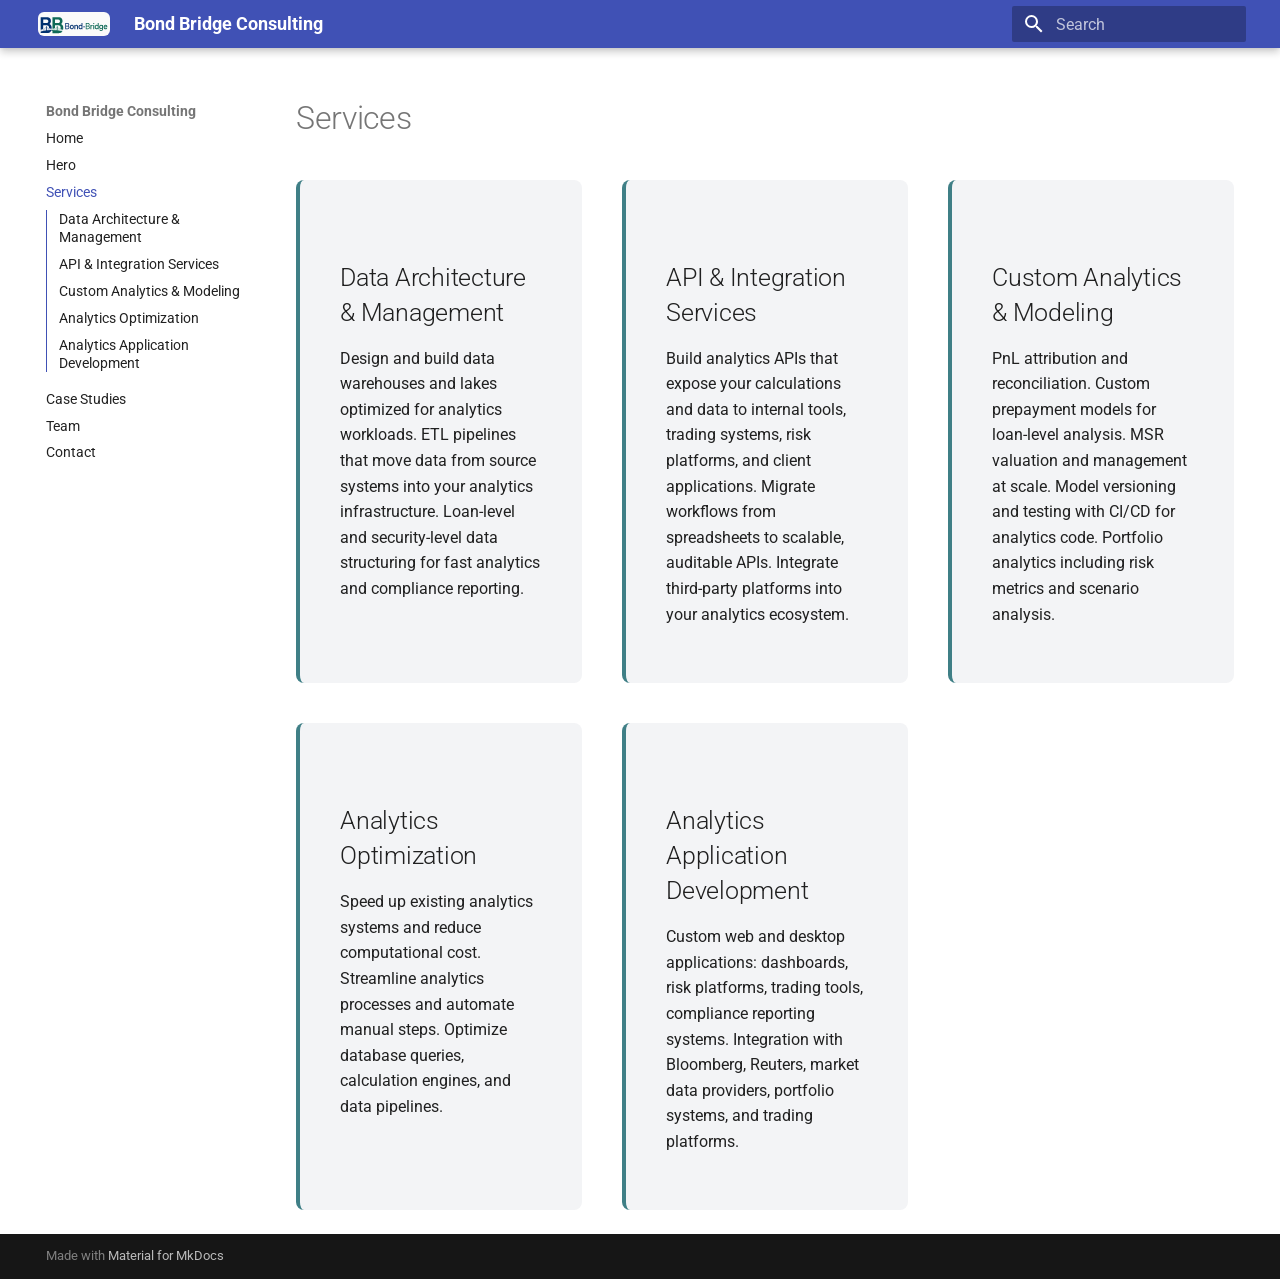
<file: services/index.html>
<!doctype html>
<html lang="en" class="no-js">
  <head>
    
      <meta charset="utf-8">
      <meta name="viewport" content="width=device-width,initial-scale=1">
      
        <meta name="description" content="Bond Bridge Consulting Public Site">
      
      
      
      
        <link rel="prev" href="../hero/">
      
      
        <link rel="next" href="../case-studies/">
      
      
        
      
      
      <link rel="icon" href="../img/bond-bridge-icon.svg">
      <meta name="generator" content="mkdocs-1.6.1, mkdocs-material-9.7.7">
    
    
      
        <title>Services - Bond Bridge Consulting</title>
      
    
    
      <link rel="stylesheet" href="../assets/stylesheets/main.ec1eaa64.min.css">
      
        
        <link rel="stylesheet" href="../assets/stylesheets/palette.ab4e12ef.min.css">
      
      


    
    
      
    
    
      
        
        
        <link rel="preconnect" href="https://fonts.gstatic.com" crossorigin>
        <link rel="stylesheet" href="https://fonts.googleapis.com/css?family=Roboto:300,300i,400,400i,700,700i%7CRoboto+Mono:400,400i,700,700i&display=fallback">
        <style>:root{--md-text-font:"Roboto";--md-code-font:"Roboto Mono"}</style>
      
    
    
      <link rel="stylesheet" href="../stylesheets/extra.css">
    
    <script>__md_scope=new URL("..",location),__md_hash=e=>[...e].reduce(((e,_)=>(e<<5)-e+_.charCodeAt(0)),0),__md_get=(e,_=localStorage,t=__md_scope)=>JSON.parse(_.getItem(t.pathname+"."+e)),__md_set=(e,_,t=localStorage,a=__md_scope)=>{try{t.setItem(a.pathname+"."+e,JSON.stringify(_))}catch(e){}}</script>
    
      

    
    
  </head>
  
  
    
    
      
    
    
    
    
    <body dir="ltr" data-md-color-scheme="default" data-md-color-primary="indigo" data-md-color-accent="indigo">
  
    
    <input class="md-toggle" data-md-toggle="drawer" type="checkbox" id="__drawer" autocomplete="off">
    <input class="md-toggle" data-md-toggle="search" type="checkbox" id="__search" autocomplete="off">
    <label class="md-overlay" for="__drawer"></label>
    <div data-md-component="skip">
      
        
        <a href="#services" class="md-skip">
          Skip to content
        </a>
      
    </div>
    <div data-md-component="announce">
      
    </div>
    
    
      

  

<header class="md-header md-header--shadow" data-md-component="header">
  <nav class="md-header__inner md-grid" aria-label="Header">
    <a href=".." title="Bond Bridge Consulting" class="md-header__button md-logo" aria-label="Bond Bridge Consulting" data-md-component="logo">
      
  <img src="../img/bond-bridge-tag.svg" alt="logo">

    </a>
    <label class="md-header__button md-icon" for="__drawer">
      
      <svg xmlns="http://www.w3.org/2000/svg" viewBox="0 0 24 24"><path d="M3 6h18v2H3zm0 5h18v2H3zm0 5h18v2H3z"/></svg>
    </label>
    <div class="md-header__title" data-md-component="header-title">
      <div class="md-header__ellipsis">
        <div class="md-header__topic">
          <span class="md-ellipsis">
            Bond Bridge Consulting
          </span>
        </div>
        <div class="md-header__topic" data-md-component="header-topic">
          <span class="md-ellipsis">
            
              Services
            
          </span>
        </div>
      </div>
    </div>
    
      
        <form class="md-header__option" data-md-component="palette">
  
    
    
    
    <input class="md-option" data-md-color-media="" data-md-color-scheme="default" data-md-color-primary="indigo" data-md-color-accent="indigo"  aria-hidden="true"  type="radio" name="__palette" id="__palette_0">
    
  
</form>
      
    
    
      <script>var palette=__md_get("__palette");if(palette&&palette.color){if("(prefers-color-scheme)"===palette.color.media){var media=matchMedia("(prefers-color-scheme: light)"),input=document.querySelector(media.matches?"[data-md-color-media='(prefers-color-scheme: light)']":"[data-md-color-media='(prefers-color-scheme: dark)']");palette.color.media=input.getAttribute("data-md-color-media"),palette.color.scheme=input.getAttribute("data-md-color-scheme"),palette.color.primary=input.getAttribute("data-md-color-primary"),palette.color.accent=input.getAttribute("data-md-color-accent")}for(var[key,value]of Object.entries(palette.color))document.body.setAttribute("data-md-color-"+key,value)}</script>
    
    
    
      
      
        <label class="md-header__button md-icon" for="__search">
          
          <svg xmlns="http://www.w3.org/2000/svg" viewBox="0 0 24 24"><path d="M9.5 3A6.5 6.5 0 0 1 16 9.5c0 1.61-.59 3.09-1.56 4.23l.27.27h.79l5 5-1.5 1.5-5-5v-.79l-.27-.27A6.52 6.52 0 0 1 9.5 16 6.5 6.5 0 0 1 3 9.5 6.5 6.5 0 0 1 9.5 3m0 2C7 5 5 7 5 9.5S7 14 9.5 14 14 12 14 9.5 12 5 9.5 5"/></svg>
        </label>
        <div class="md-search" data-md-component="search" role="dialog">
  <label class="md-search__overlay" for="__search"></label>
  <div class="md-search__inner" role="search">
    <form class="md-search__form" name="search">
      <input type="text" class="md-search__input" name="query" aria-label="Search" placeholder="Search" autocapitalize="off" autocorrect="off" autocomplete="off" spellcheck="false" data-md-component="search-query" required>
      <label class="md-search__icon md-icon" for="__search">
        
        <svg xmlns="http://www.w3.org/2000/svg" viewBox="0 0 24 24"><path d="M9.5 3A6.5 6.5 0 0 1 16 9.5c0 1.61-.59 3.09-1.56 4.23l.27.27h.79l5 5-1.5 1.5-5-5v-.79l-.27-.27A6.52 6.52 0 0 1 9.5 16 6.5 6.5 0 0 1 3 9.5 6.5 6.5 0 0 1 9.5 3m0 2C7 5 5 7 5 9.5S7 14 9.5 14 14 12 14 9.5 12 5 9.5 5"/></svg>
        
        <svg xmlns="http://www.w3.org/2000/svg" viewBox="0 0 24 24"><path d="M20 11v2H8l5.5 5.5-1.42 1.42L4.16 12l7.92-7.92L13.5 5.5 8 11z"/></svg>
      </label>
      <nav class="md-search__options" aria-label="Search">
        
        <button type="reset" class="md-search__icon md-icon" title="Clear" aria-label="Clear" tabindex="-1">
          
          <svg xmlns="http://www.w3.org/2000/svg" viewBox="0 0 24 24"><path d="M19 6.41 17.59 5 12 10.59 6.41 5 5 6.41 10.59 12 5 17.59 6.41 19 12 13.41 17.59 19 19 17.59 13.41 12z"/></svg>
        </button>
      </nav>
      
    </form>
    <div class="md-search__output">
      <div class="md-search__scrollwrap" tabindex="0" data-md-scrollfix>
        <div class="md-search-result" data-md-component="search-result">
          <div class="md-search-result__meta">
            Initializing search
          </div>
          <ol class="md-search-result__list" role="presentation"></ol>
        </div>
      </div>
    </div>
  </div>
</div>
      
    
    
  </nav>
  
</header>
    
    <div class="md-container" data-md-component="container">
      
      
        
          
        
      
      <main class="md-main" data-md-component="main">
        <div class="md-main__inner md-grid">
          
            
              
              <div class="md-sidebar md-sidebar--primary" data-md-component="sidebar" data-md-type="navigation" >
                <div class="md-sidebar__scrollwrap">
                  <div class="md-sidebar__inner">
                    



  

<nav class="md-nav md-nav--primary md-nav--integrated" aria-label="Navigation" data-md-level="0">
  <label class="md-nav__title" for="__drawer">
    <a href=".." title="Bond Bridge Consulting" class="md-nav__button md-logo" aria-label="Bond Bridge Consulting" data-md-component="logo">
      
  <img src="../img/bond-bridge-tag.svg" alt="logo">

    </a>
    Bond Bridge Consulting
  </label>
  
  <ul class="md-nav__list" data-md-scrollfix>
    
      
      
  
  
  
  
    <li class="md-nav__item">
      <a href=".." class="md-nav__link">
        
  
  
  <span class="md-ellipsis">
    
  
    Home
  

    
  </span>
  
  

      </a>
    </li>
  

    
      
      
  
  
  
  
    <li class="md-nav__item">
      <a href="../hero/" class="md-nav__link">
        
  
  
  <span class="md-ellipsis">
    
  
    Hero
  

    
  </span>
  
  

      </a>
    </li>
  

    
      
      
  
  
    
  
  
  
    <li class="md-nav__item md-nav__item--active">
      
      <input class="md-nav__toggle md-toggle" type="checkbox" id="__toc">
      
      
        
      
      
        <label class="md-nav__link md-nav__link--active" for="__toc">
          
  
  
  <span class="md-ellipsis">
    
  
    Services
  

    
  </span>
  
  

          <span class="md-nav__icon md-icon"></span>
        </label>
      
      <a href="./" class="md-nav__link md-nav__link--active">
        
  
  
  <span class="md-ellipsis">
    
  
    Services
  

    
  </span>
  
  

      </a>
      
        

<nav class="md-nav md-nav--secondary" aria-label="Table of contents">
  
  
  
    
  
  
    <label class="md-nav__title" for="__toc">
      <span class="md-nav__icon md-icon"></span>
      Table of contents
    </label>
    <ul class="md-nav__list" data-md-component="toc" data-md-scrollfix>
      
        <li class="md-nav__item">
  <a href="#data-architecture-management" class="md-nav__link">
    <span class="md-ellipsis">
      
        Data Architecture &amp; Management
      
    </span>
  </a>
  
</li>
      
        <li class="md-nav__item">
  <a href="#api-integration-services" class="md-nav__link">
    <span class="md-ellipsis">
      
        API &amp; Integration Services
      
    </span>
  </a>
  
</li>
      
        <li class="md-nav__item">
  <a href="#custom-analytics-modeling" class="md-nav__link">
    <span class="md-ellipsis">
      
        Custom Analytics &amp; Modeling
      
    </span>
  </a>
  
</li>
      
        <li class="md-nav__item">
  <a href="#analytics-optimization" class="md-nav__link">
    <span class="md-ellipsis">
      
        Analytics Optimization
      
    </span>
  </a>
  
</li>
      
        <li class="md-nav__item">
  <a href="#analytics-application-development" class="md-nav__link">
    <span class="md-ellipsis">
      
        Analytics Application Development
      
    </span>
  </a>
  
</li>
      
    </ul>
  
</nav>
      
    </li>
  

    
      
      
  
  
  
  
    <li class="md-nav__item">
      <a href="../case-studies/" class="md-nav__link">
        
  
  
  <span class="md-ellipsis">
    
  
    Case Studies
  

    
  </span>
  
  

      </a>
    </li>
  

    
      
      
  
  
  
  
    <li class="md-nav__item">
      <a href="../team/" class="md-nav__link">
        
  
  
  <span class="md-ellipsis">
    
  
    Team
  

    
  </span>
  
  

      </a>
    </li>
  

    
      
      
  
  
  
  
    <li class="md-nav__item">
      <a href="../contact-us/" class="md-nav__link">
        
  
  
  <span class="md-ellipsis">
    
  
    Contact
  

    
  </span>
  
  

      </a>
    </li>
  

    
  </ul>
</nav>
                  </div>
                </div>
              </div>
            
            
          
          
            <div class="md-content" data-md-component="content">
              
              <article class="md-content__inner md-typeset">
                
                  



<h1 id="services">Services</h1>
<p><link rel="stylesheet" href="style.css"></p>
<div class="services-grid">
<div class="service-card">
<h2 id="data-architecture-management">Data Architecture &amp; Management</h2>
<p>Design and build data warehouses and lakes optimized for analytics workloads. ETL pipelines that move data from source systems into your analytics infrastructure. Loan-level and security-level data structuring for fast analytics and compliance reporting.</p>
</div>
<div class="service-card">
<h2 id="api-integration-services">API &amp; Integration Services</h2>
<p>Build analytics APIs that expose your calculations and data to internal tools, trading systems, risk platforms, and client applications. Migrate workflows from spreadsheets to scalable, auditable APIs. Integrate third-party platforms into your analytics ecosystem.</p>
</div>
<div class="service-card">
<h2 id="custom-analytics-modeling">Custom Analytics &amp; Modeling</h2>
<p>PnL attribution and reconciliation. Custom prepayment models for loan-level analysis. MSR valuation and management at scale. Model versioning and testing with CI/CD for analytics code. Portfolio analytics including risk metrics and scenario analysis.</p>
</div>
<div class="service-card">
<h2 id="analytics-optimization">Analytics Optimization</h2>
<p>Speed up existing analytics systems and reduce computational cost. Streamline analytics processes and automate manual steps. Optimize database queries, calculation engines, and data pipelines.</p>
</div>
<div class="service-card">
<h2 id="analytics-application-development">Analytics Application Development</h2>
<p>Custom web and desktop applications: dashboards, risk platforms, trading tools, compliance reporting systems. Integration with Bloomberg, Reuters, market data providers, portfolio systems, and trading platforms.</p>
</div>
</div>












                
              </article>
            </div>
          
          
<script>var target=document.getElementById(location.hash.slice(1));target&&target.name&&(target.checked=target.name.startsWith("__tabbed_"))</script>
        </div>
        
      </main>
      
        <footer class="md-footer">
  
  <div class="md-footer-meta md-typeset">
    <div class="md-footer-meta__inner md-grid">
      <div class="md-copyright">
  
  
    Made with
    <a href="https://squidfunk.github.io/mkdocs-material/" target="_blank" rel="noopener">
      Material for MkDocs
    </a>
  
</div>
      
    </div>
  </div>
</footer>
      
    </div>
    <div class="md-dialog" data-md-component="dialog">
      <div class="md-dialog__inner md-typeset"></div>
    </div>
    
    
    
      
      
      <script id="__config" type="application/json">{"annotate": null, "base": "..", "features": ["navigation.instant", "navigation.tracking", "content.code.copy", "toc.integrate"], "search": "../assets/javascripts/workers/search.2c215733.min.js", "tags": null, "translations": {"clipboard.copied": "Copied to clipboard", "clipboard.copy": "Copy to clipboard", "search.result.more.one": "1 more on this page", "search.result.more.other": "# more on this page", "search.result.none": "No matching documents", "search.result.one": "1 matching document", "search.result.other": "# matching documents", "search.result.placeholder": "Type to start searching", "search.result.term.missing": "Missing", "select.version": "Select version"}, "version": null}</script>
    
    
      <script src="../assets/javascripts/bundle.d7400e89.min.js"></script>
      
    
  </body>
</html>
</file>
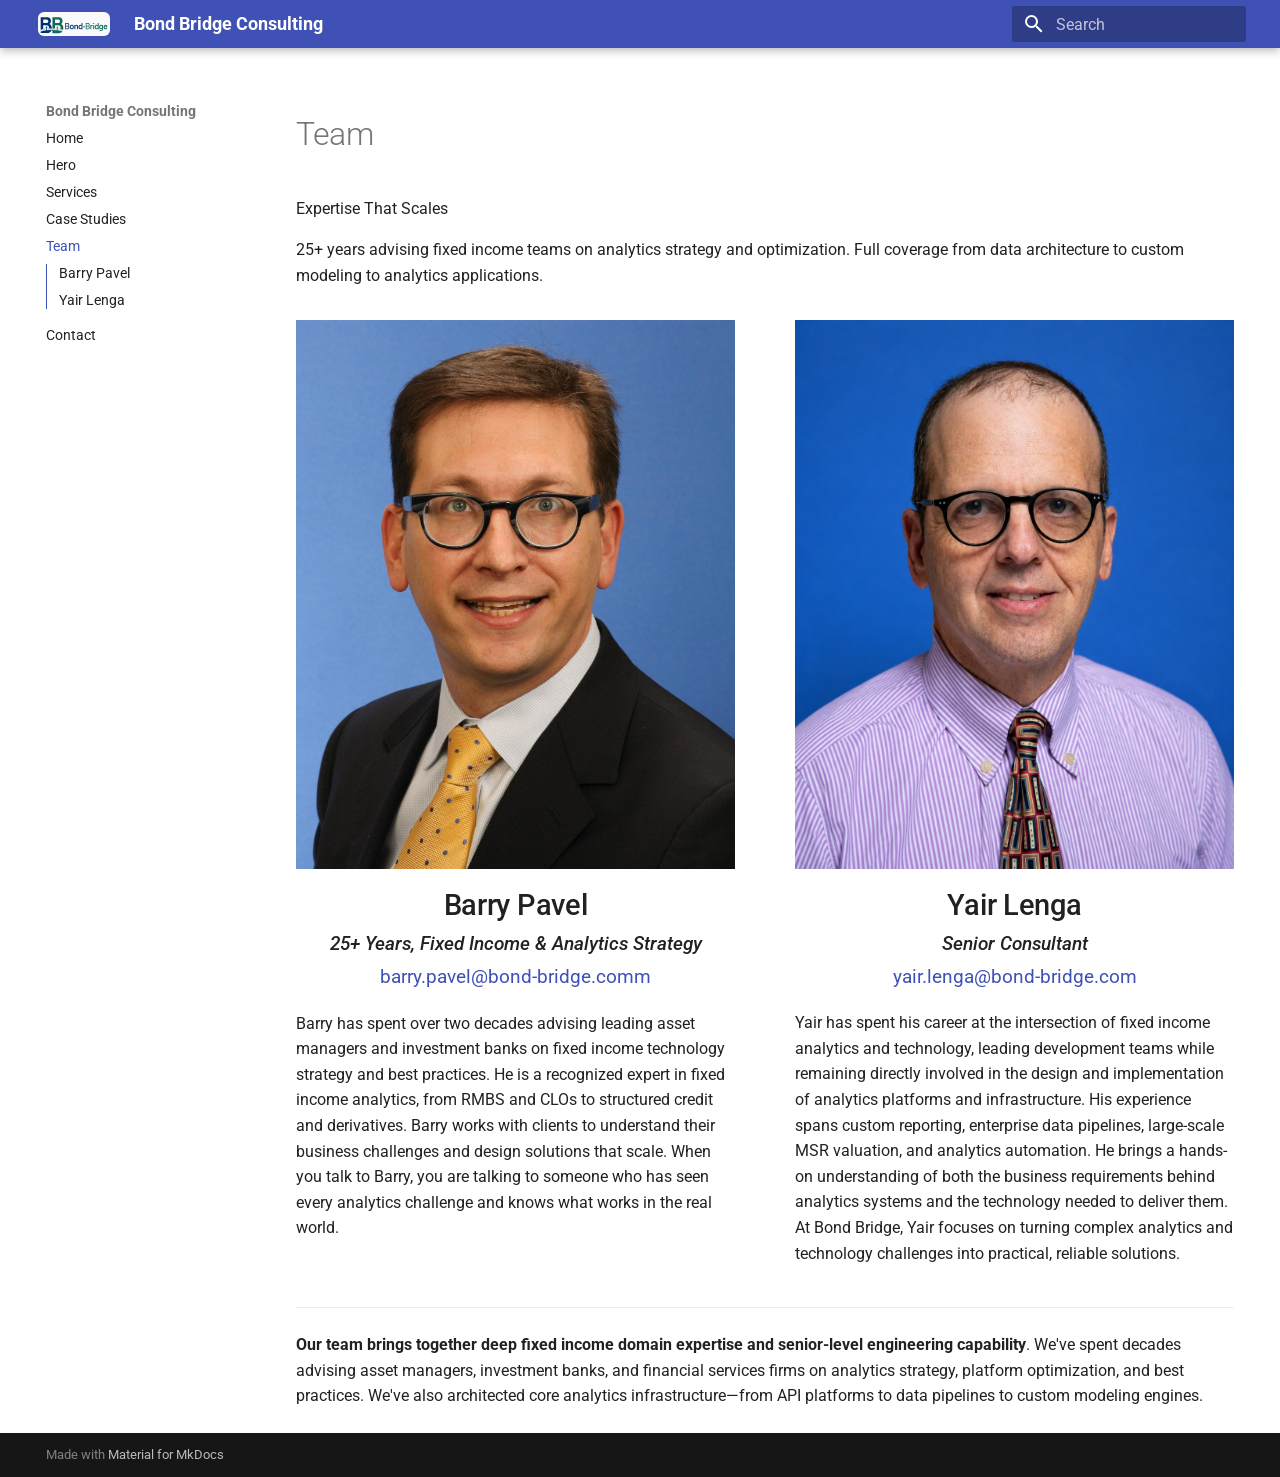
<file: team/index.html>
<!doctype html>
<html lang="en" class="no-js">
  <head>
    
      <meta charset="utf-8">
      <meta name="viewport" content="width=device-width,initial-scale=1">
      
        <meta name="description" content="Bond Bridge Consulting Public Site">
      
      
      
      
        <link rel="prev" href="../case-studies/">
      
      
        <link rel="next" href="../contact-us/">
      
      
        
      
      
      <link rel="icon" href="../img/bond-bridge-icon.svg">
      <meta name="generator" content="mkdocs-1.6.1, mkdocs-material-9.7.7">
    
    
      
        <title>Team - Bond Bridge Consulting</title>
      
    
    
      <link rel="stylesheet" href="../assets/stylesheets/main.ec1eaa64.min.css">
      
        
        <link rel="stylesheet" href="../assets/stylesheets/palette.ab4e12ef.min.css">
      
      


    
    
      
    
    
      
        
        
        <link rel="preconnect" href="https://fonts.gstatic.com" crossorigin>
        <link rel="stylesheet" href="https://fonts.googleapis.com/css?family=Roboto:300,300i,400,400i,700,700i%7CRoboto+Mono:400,400i,700,700i&display=fallback">
        <style>:root{--md-text-font:"Roboto";--md-code-font:"Roboto Mono"}</style>
      
    
    
      <link rel="stylesheet" href="../stylesheets/extra.css">
    
    <script>__md_scope=new URL("..",location),__md_hash=e=>[...e].reduce(((e,_)=>(e<<5)-e+_.charCodeAt(0)),0),__md_get=(e,_=localStorage,t=__md_scope)=>JSON.parse(_.getItem(t.pathname+"."+e)),__md_set=(e,_,t=localStorage,a=__md_scope)=>{try{t.setItem(a.pathname+"."+e,JSON.stringify(_))}catch(e){}}</script>
    
      

    
    
  </head>
  
  
    
    
      
    
    
    
    
    <body dir="ltr" data-md-color-scheme="default" data-md-color-primary="indigo" data-md-color-accent="indigo">
  
    
    <input class="md-toggle" data-md-toggle="drawer" type="checkbox" id="__drawer" autocomplete="off">
    <input class="md-toggle" data-md-toggle="search" type="checkbox" id="__search" autocomplete="off">
    <label class="md-overlay" for="__drawer"></label>
    <div data-md-component="skip">
      
        
        <a href="#team" class="md-skip">
          Skip to content
        </a>
      
    </div>
    <div data-md-component="announce">
      
    </div>
    
    
      

  

<header class="md-header md-header--shadow" data-md-component="header">
  <nav class="md-header__inner md-grid" aria-label="Header">
    <a href=".." title="Bond Bridge Consulting" class="md-header__button md-logo" aria-label="Bond Bridge Consulting" data-md-component="logo">
      
  <img src="../img/bond-bridge-tag.svg" alt="logo">

    </a>
    <label class="md-header__button md-icon" for="__drawer">
      
      <svg xmlns="http://www.w3.org/2000/svg" viewBox="0 0 24 24"><path d="M3 6h18v2H3zm0 5h18v2H3zm0 5h18v2H3z"/></svg>
    </label>
    <div class="md-header__title" data-md-component="header-title">
      <div class="md-header__ellipsis">
        <div class="md-header__topic">
          <span class="md-ellipsis">
            Bond Bridge Consulting
          </span>
        </div>
        <div class="md-header__topic" data-md-component="header-topic">
          <span class="md-ellipsis">
            
              Team
            
          </span>
        </div>
      </div>
    </div>
    
      
        <form class="md-header__option" data-md-component="palette">
  
    
    
    
    <input class="md-option" data-md-color-media="" data-md-color-scheme="default" data-md-color-primary="indigo" data-md-color-accent="indigo"  aria-hidden="true"  type="radio" name="__palette" id="__palette_0">
    
  
</form>
      
    
    
      <script>var palette=__md_get("__palette");if(palette&&palette.color){if("(prefers-color-scheme)"===palette.color.media){var media=matchMedia("(prefers-color-scheme: light)"),input=document.querySelector(media.matches?"[data-md-color-media='(prefers-color-scheme: light)']":"[data-md-color-media='(prefers-color-scheme: dark)']");palette.color.media=input.getAttribute("data-md-color-media"),palette.color.scheme=input.getAttribute("data-md-color-scheme"),palette.color.primary=input.getAttribute("data-md-color-primary"),palette.color.accent=input.getAttribute("data-md-color-accent")}for(var[key,value]of Object.entries(palette.color))document.body.setAttribute("data-md-color-"+key,value)}</script>
    
    
    
      
      
        <label class="md-header__button md-icon" for="__search">
          
          <svg xmlns="http://www.w3.org/2000/svg" viewBox="0 0 24 24"><path d="M9.5 3A6.5 6.5 0 0 1 16 9.5c0 1.61-.59 3.09-1.56 4.23l.27.27h.79l5 5-1.5 1.5-5-5v-.79l-.27-.27A6.52 6.52 0 0 1 9.5 16 6.5 6.5 0 0 1 3 9.5 6.5 6.5 0 0 1 9.5 3m0 2C7 5 5 7 5 9.5S7 14 9.5 14 14 12 14 9.5 12 5 9.5 5"/></svg>
        </label>
        <div class="md-search" data-md-component="search" role="dialog">
  <label class="md-search__overlay" for="__search"></label>
  <div class="md-search__inner" role="search">
    <form class="md-search__form" name="search">
      <input type="text" class="md-search__input" name="query" aria-label="Search" placeholder="Search" autocapitalize="off" autocorrect="off" autocomplete="off" spellcheck="false" data-md-component="search-query" required>
      <label class="md-search__icon md-icon" for="__search">
        
        <svg xmlns="http://www.w3.org/2000/svg" viewBox="0 0 24 24"><path d="M9.5 3A6.5 6.5 0 0 1 16 9.5c0 1.61-.59 3.09-1.56 4.23l.27.27h.79l5 5-1.5 1.5-5-5v-.79l-.27-.27A6.52 6.52 0 0 1 9.5 16 6.5 6.5 0 0 1 3 9.5 6.5 6.5 0 0 1 9.5 3m0 2C7 5 5 7 5 9.5S7 14 9.5 14 14 12 14 9.5 12 5 9.5 5"/></svg>
        
        <svg xmlns="http://www.w3.org/2000/svg" viewBox="0 0 24 24"><path d="M20 11v2H8l5.5 5.5-1.42 1.42L4.16 12l7.92-7.92L13.5 5.5 8 11z"/></svg>
      </label>
      <nav class="md-search__options" aria-label="Search">
        
        <button type="reset" class="md-search__icon md-icon" title="Clear" aria-label="Clear" tabindex="-1">
          
          <svg xmlns="http://www.w3.org/2000/svg" viewBox="0 0 24 24"><path d="M19 6.41 17.59 5 12 10.59 6.41 5 5 6.41 10.59 12 5 17.59 6.41 19 12 13.41 17.59 19 19 17.59 13.41 12z"/></svg>
        </button>
      </nav>
      
    </form>
    <div class="md-search__output">
      <div class="md-search__scrollwrap" tabindex="0" data-md-scrollfix>
        <div class="md-search-result" data-md-component="search-result">
          <div class="md-search-result__meta">
            Initializing search
          </div>
          <ol class="md-search-result__list" role="presentation"></ol>
        </div>
      </div>
    </div>
  </div>
</div>
      
    
    
  </nav>
  
</header>
    
    <div class="md-container" data-md-component="container">
      
      
        
          
        
      
      <main class="md-main" data-md-component="main">
        <div class="md-main__inner md-grid">
          
            
              
              <div class="md-sidebar md-sidebar--primary" data-md-component="sidebar" data-md-type="navigation" >
                <div class="md-sidebar__scrollwrap">
                  <div class="md-sidebar__inner">
                    



  

<nav class="md-nav md-nav--primary md-nav--integrated" aria-label="Navigation" data-md-level="0">
  <label class="md-nav__title" for="__drawer">
    <a href=".." title="Bond Bridge Consulting" class="md-nav__button md-logo" aria-label="Bond Bridge Consulting" data-md-component="logo">
      
  <img src="../img/bond-bridge-tag.svg" alt="logo">

    </a>
    Bond Bridge Consulting
  </label>
  
  <ul class="md-nav__list" data-md-scrollfix>
    
      
      
  
  
  
  
    <li class="md-nav__item">
      <a href=".." class="md-nav__link">
        
  
  
  <span class="md-ellipsis">
    
  
    Home
  

    
  </span>
  
  

      </a>
    </li>
  

    
      
      
  
  
  
  
    <li class="md-nav__item">
      <a href="../hero/" class="md-nav__link">
        
  
  
  <span class="md-ellipsis">
    
  
    Hero
  

    
  </span>
  
  

      </a>
    </li>
  

    
      
      
  
  
  
  
    <li class="md-nav__item">
      <a href="../services/" class="md-nav__link">
        
  
  
  <span class="md-ellipsis">
    
  
    Services
  

    
  </span>
  
  

      </a>
    </li>
  

    
      
      
  
  
  
  
    <li class="md-nav__item">
      <a href="../case-studies/" class="md-nav__link">
        
  
  
  <span class="md-ellipsis">
    
  
    Case Studies
  

    
  </span>
  
  

      </a>
    </li>
  

    
      
      
  
  
    
  
  
  
    <li class="md-nav__item md-nav__item--active">
      
      <input class="md-nav__toggle md-toggle" type="checkbox" id="__toc">
      
      
        
      
      
        <label class="md-nav__link md-nav__link--active" for="__toc">
          
  
  
  <span class="md-ellipsis">
    
  
    Team
  

    
  </span>
  
  

          <span class="md-nav__icon md-icon"></span>
        </label>
      
      <a href="./" class="md-nav__link md-nav__link--active">
        
  
  
  <span class="md-ellipsis">
    
  
    Team
  

    
  </span>
  
  

      </a>
      
        

<nav class="md-nav md-nav--secondary" aria-label="Table of contents">
  
  
  
    
  
  
    <label class="md-nav__title" for="__toc">
      <span class="md-nav__icon md-icon"></span>
      Table of contents
    </label>
    <ul class="md-nav__list" data-md-component="toc" data-md-scrollfix>
      
        <li class="md-nav__item">
  <a href="#barry-pavel" class="md-nav__link">
    <span class="md-ellipsis">
      
        Barry Pavel
      
    </span>
  </a>
  
</li>
      
        <li class="md-nav__item">
  <a href="#yair-lenga" class="md-nav__link">
    <span class="md-ellipsis">
      
        Yair Lenga
      
    </span>
  </a>
  
</li>
      
    </ul>
  
</nav>
      
    </li>
  

    
      
      
  
  
  
  
    <li class="md-nav__item">
      <a href="../contact-us/" class="md-nav__link">
        
  
  
  <span class="md-ellipsis">
    
  
    Contact
  

    
  </span>
  
  

      </a>
    </li>
  

    
  </ul>
</nav>
                  </div>
                </div>
              </div>
            
            
          
          
            <div class="md-content" data-md-component="content">
              
              <article class="md-content__inner md-typeset">
                
                  



<p><link rel="stylesheet" href="style.css"></p>
<h1 id="team">Team</h1>
<p>Expertise That Scales</p>
<p>25+ years advising fixed income teams on analytics strategy and optimization. Full coverage from data architecture to custom modeling to analytics applications.</p>
<div class="team-grid">
<div class="team-identity">
<p><img alt="Barry Pavel" class="team-photo" src="../img/team-barry.jpg" /></p>
<h2 id="barry-pavel">Barry Pavel</h2>
<p class="team-title">25+ Years, Fixed Income &amp; Analytics Strategy</p>
<p class="team-email"><a href="mailto:barry.pavel@bond-bridge.com">barry.pavel@bond-bridge.comm</a></p>
<p>Barry has spent over two decades advising leading asset managers and investment banks on fixed income technology strategy and best practices. He is a recognized expert in fixed income analytics, from RMBS and CLOs to structured credit and derivatives. Barry works with clients to understand their business challenges and design solutions that scale. When you talk to Barry, you are talking to someone who has seen every analytics challenge and knows what works in the real world.</p>
</div>
<div class="team-identity">
<p><img alt="Yair Lenga" class="team-photo" src="../img/team-yair.jpg" /></p>
<h2 id="yair-lenga">Yair Lenga</h2>
<p class="team-title">Senior Consultant</p>
<p class="team-email"><a href="mailto:yair.lenga@bond-bridge.com">yair.lenga@bond-bridge.com</a></p>
<p>Yair has spent his career at the intersection of fixed income analytics and technology, leading development teams while remaining directly involved in the design and implementation of analytics platforms and infrastructure. His experience spans custom reporting, enterprise data pipelines, large-scale MSR valuation, and analytics automation. He brings a hands-on understanding of both the business requirements behind analytics systems and the technology needed to deliver them. At Bond Bridge, Yair focuses on turning complex analytics and technology challenges into practical, reliable solutions.</p>
<!--
*Head of Engineering, Analytics Technology*

Yair led the development teams responsible for architecting analytics infrastructure and API technology. He has personally designed and implemented some of the most complex analytics solutions—from custom reporting systems to multi-million loan MSR valuations, enterprise data pipelines, and analytics automation at scale. Yair knows how to architect systems that are fast, reliable, and maintainable. His technical leadership ensures every solution we build is production-grade and built to evolve with your business.
-->
</div>
</div>
<hr />
<p><strong>Our team brings together deep fixed income domain expertise and senior-level engineering capability</strong>. We've spent decades advising asset managers, investment banks, and financial services firms on analytics strategy, platform optimization, and best practices. We've also architected core analytics infrastructure—from API platforms to data pipelines to custom modeling engines.</p>












                
              </article>
            </div>
          
          
<script>var target=document.getElementById(location.hash.slice(1));target&&target.name&&(target.checked=target.name.startsWith("__tabbed_"))</script>
        </div>
        
      </main>
      
        <footer class="md-footer">
  
  <div class="md-footer-meta md-typeset">
    <div class="md-footer-meta__inner md-grid">
      <div class="md-copyright">
  
  
    Made with
    <a href="https://squidfunk.github.io/mkdocs-material/" target="_blank" rel="noopener">
      Material for MkDocs
    </a>
  
</div>
      
    </div>
  </div>
</footer>
      
    </div>
    <div class="md-dialog" data-md-component="dialog">
      <div class="md-dialog__inner md-typeset"></div>
    </div>
    
    
    
      
      
      <script id="__config" type="application/json">{"annotate": null, "base": "..", "features": ["navigation.instant", "navigation.tracking", "content.code.copy", "toc.integrate"], "search": "../assets/javascripts/workers/search.2c215733.min.js", "tags": null, "translations": {"clipboard.copied": "Copied to clipboard", "clipboard.copy": "Copy to clipboard", "search.result.more.one": "1 more on this page", "search.result.more.other": "# more on this page", "search.result.none": "No matching documents", "search.result.one": "1 matching document", "search.result.other": "# matching documents", "search.result.placeholder": "Type to start searching", "search.result.term.missing": "Missing", "select.version": "Select version"}, "version": null}</script>
    
    
      <script src="../assets/javascripts/bundle.d7400e89.min.js"></script>
      
    
  </body>
</html>
</file>
<file: stylesheets/extra.css>
.page-logo {
    display: block;
    width: 100%;
    max-width: 1000px;
    height: auto;
    margin-left: auto;
    margin-right: auto;
}

.md-header__button.md-logo {
    background: #fafafa;
    border-radius: 6px;
    padding: 0px 0px;
}
</file>
<file: hero/style.css>
<style>

.md-main__inner {
    margin-top: 0;
}

.home-header {
    display: flex;
    align-items: center;
    width: 100%;
    padding-bottom: 1rem;
}

.home-nav {
    display: flex;
    align-items: center;
    flex: 1 1 0;
    justify-content: space-evenly;
}

.home-nav a {
    white-space: nowrap;
    text-decoration: none;
}

.home-logo {
    flex: 0 0 auto;
}

.home-logo img {
    display: block;
    width: 300px;
    height: auto;
}
.home-logo {
    flex: 0 0 auto;
}

.home-logo img {
    display: block;
    width: 300px;
    height: auto;
}

/* Logo */
.hero-logo {
    display: block;
    width: 300px;
    max-width: 100%;
    height: auto;
}



.home-logo img {
  display: block;
  width: 300px;
  max-width: 34vw;
  height: auto;
}

/* .home-nav a {
  white-space: nowrap;
  text-decoration: none;
  font-weight: 600;
} */

.hero-nav a {
    text-align: center;
}

.client-login {
  border: 2px solid currentColor;
  padding: 0.7rem 1.4rem;
  border-radius: 4px;
}


.hero {
  min-height: 650px;

  background:
    linear-gradient(
      rgba(10, 25, 40, 0.45),
      rgba(10, 25, 40, 0.45)
    ),
    url("../img/hero-bridge.jpg") center / cover no-repeat;

  display: flex;
  flex-direction: column;
  justify-content: center;
  align-items: center;

  padding: 3rem;
  text-align: center;
  color: white;
}

.hero h1 {
  color: white;
  font-size: 3.5rem;
}

.hero-button {
  display: inline-block;
  padding: 0.8rem 1.4rem;
  background: #0756d8;
  color: white !important;
  text-decoration: none;
  border-radius: 4px;
  font-weight: 700;
}
</file>
<file: services/style.css>
.services-grid {
    display: grid;
    grid-template-columns: repeat(auto-fit, minmax(280px, 1fr));
    gap: 2rem;
}

.service-card {
    background: #f3f4f6;
    padding: 2rem;
    border-radius: 8px;
    border-left: 4px solid #3f7f86;
}

.service-card h3 {
    margin-top: 0;
}
</file>
<file: team/style.css>
.team-grid {
    display: grid;
    grid-template-columns: repeat(2, minmax(0, 1fr));
    gap: 3rem;
}

.team-card {
}

.team-card img {
    width: 250px;
    height: 310px;
    object-fit: cover;
    border-radius: 8px;
}

.team-card p {
}

.team-identity {
}

/* Photo */
.team-identity .team-photo {
    display: block;
    margin: 0 auto;
}

/* Name */
.team-identity h2 {
    margin: 0.6rem 0 0.15rem;
    font-size: 1.45rem;
    font-weight: 500;
    text-align: center;
}

/* Title */
.team-identity .team-title {
    margin: 0;
    font-size: 0.95rem;
    font-weight: 500;
    font-style: italic;
    text-align: center;
}

/* Email */
.team-identity .team-email {
    margin: 0.15rem 0 0.9rem;
    font-size: 0.95rem;
    text-align: center;
}

/* Biography */
.team-identity .team-description {
    margin-top: 0;
}
</file>
<file: assets/stylesheets/main.ec1eaa64.min.css>
@charset "UTF-8";html{-webkit-text-size-adjust:none;-moz-text-size-adjust:none;text-size-adjust:none;box-sizing:border-box}*,:after,:before{box-sizing:inherit}@media (prefers-reduced-motion){*,:after,:before{transition:none!important}}body{margin:0}a,button,input,label{-webkit-tap-highlight-color:transparent}a{color:inherit;text-decoration:none}hr{border:0;box-sizing:initial;display:block;height:.05rem;overflow:visible;padding:0}small{font-size:80%}sub,sup{line-height:1em}img{border-style:none}table{border-collapse:initial;border-spacing:0}td,th{font-weight:400;vertical-align:top}button{background:#0000;border:0;font-family:inherit;font-size:inherit;margin:0;padding:0}input{border:0;outline:none}:root{--md-primary-fg-color:#4051b5;--md-primary-fg-color--light:#5d6cc0;--md-primary-fg-color--dark:#303fa1;--md-primary-bg-color:#fff;--md-primary-bg-color--light:#ffffffb3;--md-accent-fg-color:#526cfe;--md-accent-fg-color--transparent:#526cfe1a;--md-accent-bg-color:#fff;--md-accent-bg-color--light:#ffffffb3}[data-md-color-scheme=default]{color-scheme:light}[data-md-color-scheme=default] img[src$="#gh-dark-mode-only"],[data-md-color-scheme=default] img[src$="#only-dark"]{display:none}:root,[data-md-color-scheme=default]{--md-hue:225deg;--md-default-fg-color:#000000de;--md-default-fg-color--light:#0000008a;--md-default-fg-color--lighter:#00000052;--md-default-fg-color--lightest:#00000012;--md-default-bg-color:#fff;--md-default-bg-color--light:#ffffffb3;--md-default-bg-color--lighter:#ffffff4d;--md-default-bg-color--lightest:#ffffff1f;--md-code-fg-color:#36464e;--md-code-bg-color:#f5f5f5;--md-code-bg-color--light:#f5f5f5b3;--md-code-bg-color--lighter:#f5f5f54d;--md-code-hl-color:#4287ff;--md-code-hl-color--light:#4287ff1a;--md-code-hl-number-color:#d52a2a;--md-code-hl-special-color:#db1457;--md-code-hl-function-color:#a846b9;--md-code-hl-constant-color:#6e59d9;--md-code-hl-keyword-color:#3f6ec6;--md-code-hl-string-color:#1c7d4d;--md-code-hl-name-color:var(--md-code-fg-color);--md-code-hl-operator-color:var(--md-default-fg-color--light);--md-code-hl-punctuation-color:var(--md-default-fg-color--light);--md-code-hl-comment-color:var(--md-default-fg-color--light);--md-code-hl-generic-color:var(--md-default-fg-color--light);--md-code-hl-variable-color:var(--md-default-fg-color--light);--md-typeset-color:var(--md-default-fg-color);--md-typeset-a-color:var(--md-primary-fg-color);--md-typeset-del-color:#f5503d26;--md-typeset-ins-color:#0bd57026;--md-typeset-kbd-color:#fafafa;--md-typeset-kbd-accent-color:#fff;--md-typeset-kbd-border-color:#b8b8b8;--md-typeset-mark-color:#ffff0080;--md-typeset-table-color:#0000001f;--md-typeset-table-color--light:rgba(0,0,0,.035);--md-admonition-fg-color:var(--md-default-fg-color);--md-admonition-bg-color:var(--md-default-bg-color);--md-warning-fg-color:#000000de;--md-warning-bg-color:#ff9;--md-footer-fg-color:#fff;--md-footer-fg-color--light:#ffffffb3;--md-footer-fg-color--lighter:#ffffff73;--md-footer-bg-color:#000000de;--md-footer-bg-color--dark:#00000052;--md-shadow-z1:0 0.2rem 0.5rem #0000000d,0 0 0.05rem #0000001a;--md-shadow-z2:0 0.2rem 0.5rem #0000001a,0 0 0.05rem #00000040;--md-shadow-z3:0 0.2rem 0.5rem #0003,0 0 0.05rem #00000059}.md-icon svg{fill:currentcolor;display:block;height:1.2rem;width:1.2rem}body{-webkit-font-smoothing:antialiased;-moz-osx-font-smoothing:grayscale;--md-text-font-family:var(--md-text-font,_),-apple-system,BlinkMacSystemFont,Helvetica,Arial,sans-serif;--md-code-font-family:var(--md-code-font,_),SFMono-Regular,Consolas,Menlo,monospace}aside,body,input{font-feature-settings:"kern","liga";color:var(--md-typeset-color);font-family:var(--md-text-font-family)}code,kbd,pre{font-feature-settings:"kern";font-family:var(--md-code-font-family)}:root{--md-typeset-table-sort-icon:url('data:image/svg+xml;charset=utf-8,<svg xmlns="http://www.w3.org/2000/svg" viewBox="0 0 24 24"><path d="m18 21-4-4h3V7h-3l4-4 4 4h-3v10h3M2 19v-2h10v2M2 13v-2h7v2M2 7V5h4v2z"/></svg>');--md-typeset-table-sort-icon--asc:url('data:image/svg+xml;charset=utf-8,<svg xmlns="http://www.w3.org/2000/svg" viewBox="0 0 24 24"><path d="M19 17h3l-4 4-4-4h3V3h2M2 17h10v2H2M6 5v2H2V5m0 6h7v2H2z"/></svg>');--md-typeset-table-sort-icon--desc:url('data:image/svg+xml;charset=utf-8,<svg xmlns="http://www.w3.org/2000/svg" viewBox="0 0 24 24"><path d="M19 7h3l-4-4-4 4h3v14h2M2 17h10v2H2M6 5v2H2V5m0 6h7v2H2z"/></svg>')}.md-typeset{-webkit-print-color-adjust:exact;color-adjust:exact;font-size:.8rem;line-height:1.6;overflow-wrap:break-word}@media print{.md-typeset{font-size:.68rem}}.md-typeset blockquote,.md-typeset dl,.md-typeset figure,.md-typeset ol,.md-typeset pre,.md-typeset ul{margin-bottom:1em;margin-top:1em}.md-typeset h1{color:var(--md-default-fg-color--light);font-size:2em;line-height:1.3;margin:0 0 1.25em}.md-typeset h1,.md-typeset h2{font-weight:300;letter-spacing:-.01em}.md-typeset h2{font-size:1.5625em;line-height:1.4;margin:1.6em 0 .64em}.md-typeset h3{font-size:1.25em;font-weight:400;letter-spacing:-.01em;line-height:1.5;margin:1.6em 0 .8em}.md-typeset h2+h3{margin-top:.8em}.md-typeset h4{font-weight:700;letter-spacing:-.01em;margin:1em 0}.md-typeset h5,.md-typeset h6{color:var(--md-default-fg-color--light);font-size:.8em;font-weight:700;letter-spacing:-.01em;margin:1.25em 0}.md-typeset h5{text-transform:uppercase}.md-typeset h5 code{text-transform:none}.md-typeset hr{border-bottom:.05rem solid var(--md-default-fg-color--lightest);display:flow-root;margin:1.5em 0}.md-typeset a{color:var(--md-typeset-a-color);word-break:break-word}.md-typeset a,.md-typeset a:before{transition:color 125ms}.md-typeset a:focus,.md-typeset a:hover{color:var(--md-accent-fg-color)}.md-typeset a:focus code,.md-typeset a:hover code{background-color:var(--md-accent-fg-color--transparent);color:var(--md-accent-fg-color)}.md-typeset a code{color:var(--md-typeset-a-color)}.md-typeset a.focus-visible{outline-color:var(--md-accent-fg-color);outline-offset:.2rem}.md-typeset code,.md-typeset kbd,.md-typeset pre{color:var(--md-code-fg-color);direction:ltr;font-variant-ligatures:none;transition:background-color 125ms}@media print{.md-typeset code,.md-typeset kbd,.md-typeset pre{white-space:pre-wrap}}.md-typeset code{background-color:var(--md-code-bg-color);border-radius:.1rem;-webkit-box-decoration-break:clone;box-decoration-break:clone;font-size:.85em;padding:0 .2941176471em;transition:color 125ms,background-color 125ms;word-break:break-word}.md-typeset code:not(.focus-visible){-webkit-tap-highlight-color:transparent;outline:none}.md-typeset pre{display:flow-root;line-height:1.4;position:relative}.md-typeset pre>code{-webkit-box-decoration-break:slice;box-decoration-break:slice;box-shadow:none;display:block;margin:0;outline-color:var(--md-accent-fg-color);overflow:auto;padding:.7720588235em 1.1764705882em;scrollbar-color:var(--md-default-fg-color--lighter) #0000;scrollbar-width:thin;touch-action:auto;word-break:normal}.md-typeset pre>code:hover{scrollbar-color:var(--md-accent-fg-color) #0000}.md-typeset pre>code::-webkit-scrollbar{height:.2rem;width:.2rem}.md-typeset pre>code::-webkit-scrollbar-thumb{background-color:var(--md-default-fg-color--lighter)}.md-typeset pre>code::-webkit-scrollbar-thumb:hover{background-color:var(--md-accent-fg-color)}.md-typeset kbd{background-color:var(--md-typeset-kbd-color);border-radius:.1rem;box-shadow:0 .1rem 0 .05rem var(--md-typeset-kbd-border-color),0 .1rem 0 var(--md-typeset-kbd-border-color),0 -.1rem .2rem var(--md-typeset-kbd-accent-color) inset;color:var(--md-default-fg-color);display:inline-block;font-size:.75em;padding:0 .6666666667em;vertical-align:text-top;word-break:break-word}.md-typeset mark{background-color:var(--md-typeset-mark-color);-webkit-box-decoration-break:clone;box-decoration-break:clone;color:inherit;word-break:break-word}.md-typeset abbr{cursor:help;text-decoration:none}.md-typeset [data-preview],.md-typeset abbr{border-bottom:.05rem dotted var(--md-default-fg-color--light)}.md-typeset small{opacity:.75}[dir=ltr] .md-typeset sub,[dir=ltr] .md-typeset sup{margin-left:.078125em}[dir=rtl] .md-typeset sub,[dir=rtl] .md-typeset sup{margin-right:.078125em}[dir=ltr] .md-typeset blockquote{padding-left:.6rem}[dir=rtl] .md-typeset blockquote{padding-right:.6rem}[dir=ltr] .md-typeset blockquote{border-left:.2rem solid var(--md-default-fg-color--lighter)}[dir=rtl] .md-typeset blockquote{border-right:.2rem solid var(--md-default-fg-color--lighter)}.md-typeset blockquote{color:var(--md-default-fg-color--light);margin-left:0;margin-right:0}.md-typeset ul{list-style-type:disc}.md-typeset ul[type]{list-style-type:revert-layer}[dir=ltr] .md-typeset ol,[dir=ltr] .md-typeset ul{margin-left:.625em}[dir=rtl] .md-typeset ol,[dir=rtl] .md-typeset ul{margin-right:.625em}.md-typeset ol,.md-typeset ul{padding:0}.md-typeset ol:not([hidden]),.md-typeset ul:not([hidden]){display:flow-root}.md-typeset ol ol,.md-typeset ul ol{list-style-type:lower-alpha}.md-typeset ol ol ol,.md-typeset ul ol ol{list-style-type:lower-roman}.md-typeset ol ol ol ol,.md-typeset ul ol ol ol{list-style-type:upper-alpha}.md-typeset ol ol ol ol ol,.md-typeset ul ol ol ol ol{list-style-type:upper-roman}.md-typeset ol[type],.md-typeset ul[type]{list-style-type:revert-layer}[dir=ltr] .md-typeset ol li,[dir=ltr] .md-typeset ul li{margin-left:1.25em}[dir=rtl] .md-typeset ol li,[dir=rtl] .md-typeset ul li{margin-right:1.25em}.md-typeset ol li,.md-typeset ul li{margin-bottom:.5em}.md-typeset ol li blockquote,.md-typeset ol li p,.md-typeset ul li blockquote,.md-typeset ul li p{margin:.5em 0}.md-typeset ol li:last-child,.md-typeset ul li:last-child{margin-bottom:0}[dir=ltr] .md-typeset ol li ol,[dir=ltr] .md-typeset ol li ul,[dir=ltr] .md-typeset ul li ol,[dir=ltr] .md-typeset ul li ul{margin-left:.625em}[dir=rtl] .md-typeset ol li ol,[dir=rtl] .md-typeset ol li ul,[dir=rtl] .md-typeset ul li ol,[dir=rtl] .md-typeset ul li ul{margin-right:.625em}.md-typeset ol li ol,.md-typeset ol li ul,.md-typeset ul li ol,.md-typeset ul li ul{margin-bottom:.5em;margin-top:.5em}[dir=ltr] .md-typeset dd{margin-left:1.875em}[dir=rtl] .md-typeset dd{margin-right:1.875em}.md-typeset dd{margin-bottom:1.5em;margin-top:1em}.md-typeset img,.md-typeset svg,.md-typeset video{height:auto;max-width:100%}.md-typeset img[align=left]{margin:1em 1em 1em 0}.md-typeset img[align=right]{margin:1em 0 1em 1em}.md-typeset img[align]:only-child{margin-top:0}.md-typeset figure{display:flow-root;margin:1em auto;max-width:100%;text-align:center;width:fit-content}.md-typeset figure img{display:block;margin:0 auto}.md-typeset figcaption{font-style:italic;margin:1em auto;max-width:24rem}.md-typeset iframe{max-width:100%}.md-typeset table:not([class]){background-color:var(--md-default-bg-color);border:.05rem solid var(--md-typeset-table-color);border-radius:.1rem;display:inline-block;font-size:.64rem;max-width:100%;overflow:auto;touch-action:auto}@media print{.md-typeset table:not([class]){display:table}}.md-typeset table:not([class])+*{margin-top:1.5em}.md-typeset table:not([class]) td>:first-child,.md-typeset table:not([class]) th>:first-child{margin-top:0}.md-typeset table:not([class]) td>:last-child,.md-typeset table:not([class]) th>:last-child{margin-bottom:0}.md-typeset table:not([class]) td:not([align]),.md-typeset table:not([class]) th:not([align]){text-align:left}[dir=rtl] .md-typeset table:not([class]) td:not([align]),[dir=rtl] .md-typeset table:not([class]) th:not([align]){text-align:right}.md-typeset table:not([class]) th{font-weight:700;min-width:5rem;padding:.9375em 1.25em;vertical-align:top}.md-typeset table:not([class]) td{border-top:.05rem solid var(--md-typeset-table-color);padding:.9375em 1.25em;vertical-align:top}.md-typeset table:not([class]) tbody tr{transition:background-color 125ms}.md-typeset table:not([class]) tbody tr:hover{background-color:var(--md-typeset-table-color--light);box-shadow:0 .05rem 0 var(--md-default-bg-color) inset}.md-typeset table:not([class]) a{word-break:normal}.md-typeset table th[role=columnheader]{cursor:pointer}[dir=ltr] .md-typeset table th[role=columnheader]:after{margin-left:.5em}[dir=rtl] .md-typeset table th[role=columnheader]:after{margin-right:.5em}.md-typeset table th[role=columnheader]:after{content:"";display:inline-block;height:1.2em;-webkit-mask-image:var(--md-typeset-table-sort-icon);mask-image:var(--md-typeset-table-sort-icon);-webkit-mask-repeat:no-repeat;mask-repeat:no-repeat;-webkit-mask-size:contain;mask-size:contain;transition:background-color 125ms;vertical-align:text-bottom;width:1.2em}.md-typeset table th[role=columnheader]:hover:after{background-color:var(--md-default-fg-color--lighter)}.md-typeset table th[role=columnheader][aria-sort=ascending]:after{background-color:var(--md-default-fg-color--light);-webkit-mask-image:var(--md-typeset-table-sort-icon--asc);mask-image:var(--md-typeset-table-sort-icon--asc)}.md-typeset table th[role=columnheader][aria-sort=descending]:after{background-color:var(--md-default-fg-color--light);-webkit-mask-image:var(--md-typeset-table-sort-icon--desc);mask-image:var(--md-typeset-table-sort-icon--desc)}.md-typeset__scrollwrap{margin:1em -.8rem;overflow-x:auto;touch-action:auto}.md-typeset__table{display:inline-block;margin-bottom:.5em;padding:0 .8rem}@media print{.md-typeset__table{display:block}}html .md-typeset__table table{display:table;margin:0;overflow:hidden;width:100%}@media screen and (max-width:44.984375em){.md-content__inner>pre{margin:1em -.8rem}.md-content__inner>pre code{border-radius:0}}.md-typeset .md-author{border-radius:100%;display:block;flex-shrink:0;height:1.6rem;overflow:hidden;position:relative;transition:color 125ms,transform 125ms;width:1.6rem}.md-typeset .md-author img{display:block}.md-typeset .md-author--more{background:var(--md-default-fg-color--lightest);color:var(--md-default-fg-color--lighter);font-size:.6rem;font-weight:700;line-height:1.6rem;text-align:center}.md-typeset .md-author--long{height:2.4rem;width:2.4rem}.md-typeset a.md-author{transform:scale(1)}.md-typeset a.md-author img{border-radius:100%;filter:grayscale(100%) opacity(75%);transition:filter 125ms}.md-typeset a.md-author:focus,.md-typeset a.md-author:hover{transform:scale(1.1);z-index:1}.md-typeset a.md-author:focus img,.md-typeset a.md-author:hover img{filter:grayscale(0)}.md-banner{background-color:var(--md-footer-bg-color);color:var(--md-footer-fg-color);overflow:auto}@media print{.md-banner{display:none}}.md-banner--warning{background-color:var(--md-warning-bg-color);color:var(--md-warning-fg-color)}.md-banner__inner{font-size:.7rem;margin:.6rem auto;padding:0 .8rem}[dir=ltr] .md-banner__button{float:right}[dir=rtl] .md-banner__button{float:left}.md-banner__button{color:inherit;cursor:pointer;transition:opacity .25s}.no-js .md-banner__button{display:none}.md-banner__button:hover{opacity:.7}html{font-size:125%;height:100%;overflow-x:hidden}@media screen and (min-width:100em){html{font-size:137.5%}}@media screen and (min-width:125em){html{font-size:150%}}body{background-color:var(--md-default-bg-color);display:flex;flex-direction:column;font-size:.5rem;min-height:100%;position:relative;width:100%}@media print{body{display:block}}@media screen and (max-width:59.984375em){body[data-md-scrolllock]{position:fixed}}.md-grid{margin-left:auto;margin-right:auto;max-width:61rem}.md-container{display:flex;flex-direction:column;flex-grow:1}@media print{.md-container{display:block}}.md-main{flex-grow:1}.md-main__inner{display:flex;height:100%;margin-top:1.5rem}.md-ellipsis{overflow:hidden;text-overflow:ellipsis}.md-toggle{display:none}.md-option{height:0;opacity:0;position:absolute;width:0}.md-option:checked+label:not([hidden]){display:block}.md-option.focus-visible+label{outline-color:var(--md-accent-fg-color);outline-style:auto}.md-skip{background-color:var(--md-default-fg-color);border-radius:.1rem;color:var(--md-default-bg-color);font-size:.64rem;margin:.5rem;opacity:0;outline-color:var(--md-accent-fg-color);padding:.3rem .5rem;position:fixed;transform:translateY(.4rem);z-index:-1}.md-skip:focus{opacity:1;transform:translateY(0);transition:transform .25s cubic-bezier(.4,0,.2,1),opacity 175ms 75ms;z-index:10}@page{margin:25mm}:root{--md-clipboard-icon:url('data:image/svg+xml;charset=utf-8,<svg xmlns="http://www.w3.org/2000/svg" viewBox="0 0 24 24"><path d="M19 21H8V7h11m0-2H8a2 2 0 0 0-2 2v14a2 2 0 0 0 2 2h11a2 2 0 0 0 2-2V7a2 2 0 0 0-2-2m-3-4H4a2 2 0 0 0-2 2v14h2V3h12z"/></svg>')}.md-clipboard{border-radius:.1rem;color:var(--md-default-fg-color--lightest);cursor:pointer;height:1.5em;outline-color:var(--md-accent-fg-color);outline-offset:.1rem;transition:color .25s;width:1.5em;z-index:1}@media print{.md-clipboard{display:none}}.md-clipboard:not(.focus-visible){-webkit-tap-highlight-color:transparent;outline:none}:hover>.md-clipboard{color:var(--md-default-fg-color--light)}.md-clipboard:focus,.md-clipboard:hover{color:var(--md-accent-fg-color)}.md-clipboard:after{background-color:currentcolor;content:"";display:block;height:1.125em;margin:0 auto;-webkit-mask-image:var(--md-clipboard-icon);mask-image:var(--md-clipboard-icon);-webkit-mask-position:center;mask-position:center;-webkit-mask-repeat:no-repeat;mask-repeat:no-repeat;-webkit-mask-size:contain;mask-size:contain;width:1.125em}.md-clipboard--inline{cursor:pointer}.md-clipboard--inline code{transition:color .25s,background-color .25s}.md-clipboard--inline:focus code,.md-clipboard--inline:hover code{background-color:var(--md-accent-fg-color--transparent);color:var(--md-accent-fg-color)}:root{--md-code-select-icon:url('data:image/svg+xml;charset=utf-8,<svg xmlns="http://www.w3.org/2000/svg" viewBox="0 0 24 24"><path d="M19 19h-4v2h4c1.1 0 2-.9 2-2v-4h-2m0-12h-4v2h4v4h2V5c0-1.1-.9-2-2-2M5 5h4V3H5c-1.1 0-2 .9-2 2v4h2m0 6H3v4c0 1.1.9 2 2 2h4v-2H5zm2-4h2v2H7zm4 0h2v2h-2zm4 0h2v2h-2zM7 7h2v2H7zm4 0h2v2h-2zm4 0h2v2h-2zm-8 8h2v2H7zm4 0h2v2h-2zm4 0h2v2h-2z"/></svg>');--md-code-copy-icon:url('data:image/svg+xml;charset=utf-8,<svg xmlns="http://www.w3.org/2000/svg" viewBox="0 0 24 24"><path d="M19 21H8V7h11m0-2H8a2 2 0 0 0-2 2v14a2 2 0 0 0 2 2h11a2 2 0 0 0 2-2V7a2 2 0 0 0-2-2m-3-4H4a2 2 0 0 0-2 2v14h2V3h12z"/></svg>')}.md-typeset .md-code__content{display:grid}.md-code__nav{background-color:var(--md-code-bg-color--lighter);border-radius:.1rem;display:flex;gap:.2rem;padding:.2rem;position:absolute;right:.25em;top:.25em;transition:background-color .25s;z-index:1}:hover>.md-code__nav{background-color:var(--md-code-bg-color--light)}.md-code__button{color:var(--md-default-fg-color--lightest);cursor:pointer;display:block;height:1.5em;outline-color:var(--md-accent-fg-color);outline-offset:.1rem;transition:color .25s;width:1.5em}:hover>*>.md-code__button{color:var(--md-default-fg-color--light)}.md-code__button.focus-visible,.md-code__button:hover{color:var(--md-accent-fg-color)}.md-code__button--active{color:var(--md-default-fg-color)!important}.md-code__button:after{background-color:currentcolor;content:"";display:block;height:1.125em;margin:0 auto;-webkit-mask-position:center;mask-position:center;-webkit-mask-repeat:no-repeat;mask-repeat:no-repeat;-webkit-mask-size:contain;mask-size:contain;width:1.125em}.md-code__button[data-md-type=select]:after{-webkit-mask-image:var(--md-code-select-icon);mask-image:var(--md-code-select-icon)}.md-code__button[data-md-type=copy]:after{-webkit-mask-image:var(--md-code-copy-icon);mask-image:var(--md-code-copy-icon)}@keyframes consent{0%{opacity:0;transform:translateY(100%)}to{opacity:1;transform:translateY(0)}}@keyframes overlay{0%{opacity:0}to{opacity:1}}.md-consent__overlay{animation:overlay .25s both;-webkit-backdrop-filter:blur(.1rem);backdrop-filter:blur(.1rem);background-color:#0000008a;height:100%;opacity:1;position:fixed;top:0;width:100%;z-index:5}.md-consent__inner{animation:consent .5s cubic-bezier(.1,.7,.1,1) both;background-color:var(--md-default-bg-color);border:0;border-radius:.1rem;bottom:0;box-shadow:0 0 .2rem #0000001a,0 .2rem .4rem #0003;max-height:100%;overflow:auto;padding:0;position:fixed;width:100%;z-index:5}.md-consent__form{padding:.8rem}.md-consent__settings{display:none;margin:1em 0}input:checked+.md-consent__settings{display:block}.md-consent__controls{margin-bottom:.8rem}.md-typeset .md-consent__controls .md-button{display:inline}@media screen and (max-width:44.984375em){.md-typeset .md-consent__controls .md-button{display:block;margin-top:.4rem;text-align:center;width:100%}}.md-consent label{cursor:pointer}.md-content{flex-grow:1;min-width:0}.md-content__inner{margin:0 .8rem 1.2rem;padding-top:.6rem}@media screen and (min-width:76.25em){[dir=ltr] .md-sidebar--primary:not([hidden])~.md-content>.md-content__inner{margin-left:1.2rem}[dir=ltr] .md-sidebar--secondary:not([hidden])~.md-content>.md-content__inner,[dir=rtl] .md-sidebar--primary:not([hidden])~.md-content>.md-content__inner{margin-right:1.2rem}[dir=rtl] .md-sidebar--secondary:not([hidden])~.md-content>.md-content__inner{margin-left:1.2rem}}.md-content__inner:before{content:"";display:block;height:.4rem}.md-content__inner>:last-child{margin-bottom:0}[dir=ltr] .md-content__button{float:right}[dir=rtl] .md-content__button{float:left}[dir=ltr] .md-content__button{margin-left:.4rem}[dir=rtl] .md-content__button{margin-right:.4rem}.md-content__button{margin:.4rem 0;padding:0}@media print{.md-content__button{display:none}}.md-typeset .md-content__button{color:var(--md-default-fg-color--lighter)}.md-content__button svg{display:inline;vertical-align:top}[dir=rtl] .md-content__button svg{transform:scaleX(-1)}[dir=ltr] .md-dialog{right:.8rem}[dir=rtl] .md-dialog{left:.8rem}.md-dialog{background-color:var(--md-default-fg-color);border-radius:.1rem;bottom:.8rem;box-shadow:var(--md-shadow-z3);min-width:11.1rem;opacity:0;padding:.4rem .6rem;pointer-events:none;position:fixed;transform:translateY(100%);transition:transform 0ms .4s,opacity .4s;z-index:4}@media print{.md-dialog{display:none}}.md-dialog--active{opacity:1;pointer-events:auto;transform:translateY(0);transition:transform .4s cubic-bezier(.075,.85,.175,1),opacity .4s}.md-dialog__inner{color:var(--md-default-bg-color);font-size:.7rem}.md-feedback{margin:2em 0 1em;text-align:center}.md-feedback fieldset{border:none;margin:0;padding:0}.md-feedback__title{font-weight:700;margin:1em auto}.md-feedback__inner{position:relative}.md-feedback__list{display:flex;flex-wrap:wrap;place-content:baseline center;position:relative}.md-feedback__list:hover .md-icon:not(:disabled){color:var(--md-default-fg-color--lighter)}:disabled .md-feedback__list{min-height:1.8rem}.md-feedback__icon{color:var(--md-default-fg-color--light);cursor:pointer;flex-shrink:0;margin:0 .1rem;transition:color 125ms}.md-feedback__icon:not(:disabled).md-icon:hover{color:var(--md-accent-fg-color)}.md-feedback__icon:disabled{color:var(--md-default-fg-color--lightest);pointer-events:none}.md-feedback__note{opacity:0;position:relative;transform:translateY(.4rem);transition:transform .4s cubic-bezier(.1,.7,.1,1),opacity .15s}.md-feedback__note>*{margin:0 auto;max-width:16rem}:disabled .md-feedback__note{opacity:1;transform:translateY(0)}@media print{.md-feedback{display:none}}.md-footer{background-color:var(--md-footer-bg-color);color:var(--md-footer-fg-color)}@media print{.md-footer{display:none}}.md-footer__inner{justify-content:space-between;overflow:auto;padding:.2rem}.md-footer__inner:not([hidden]){display:flex}.md-footer__link{align-items:end;display:flex;flex-grow:0.01;margin-bottom:.4rem;margin-top:1rem;max-width:100%;outline-color:var(--md-accent-fg-color);overflow:hidden;transition:opacity .25s}.md-footer__link:focus,.md-footer__link:hover{opacity:.7}[dir=rtl] .md-footer__link svg{transform:scaleX(-1)}@media screen and (max-width:44.984375em){.md-footer__link--prev{flex-shrink:0}.md-footer__link--prev .md-footer__title{display:none}}[dir=ltr] .md-footer__link--next{margin-left:auto}[dir=rtl] .md-footer__link--next{margin-right:auto}.md-footer__link--next{text-align:right}[dir=rtl] .md-footer__link--next{text-align:left}.md-footer__title{flex-grow:1;font-size:.9rem;margin-bottom:.7rem;max-width:calc(100% - 2.4rem);padding:0 1rem;white-space:nowrap}.md-footer__button{margin:.2rem;padding:.4rem}.md-footer__direction{font-size:.64rem;opacity:.7}.md-footer-meta{background-color:var(--md-footer-bg-color--dark)}.md-footer-meta__inner{display:flex;flex-wrap:wrap;justify-content:space-between;padding:.2rem}html .md-footer-meta.md-typeset a{color:var(--md-footer-fg-color--light)}html .md-footer-meta.md-typeset a:focus,html .md-footer-meta.md-typeset a:hover{color:var(--md-footer-fg-color)}.md-copyright{color:var(--md-footer-fg-color--lighter);font-size:.64rem;margin:auto .6rem;padding:.4rem 0;width:100%}@media screen and (min-width:45em){.md-copyright{width:auto}}.md-copyright__highlight{color:var(--md-footer-fg-color--light)}.md-social{display:inline-flex;gap:.2rem;margin:0 .4rem;padding:.2rem 0 .6rem}@media screen and (min-width:45em){.md-social{padding:.6rem 0}}.md-social__link{display:inline-block;height:1.6rem;text-align:center;width:1.6rem}.md-social__link:before{line-height:1.9}.md-social__link svg{fill:currentcolor;max-height:.8rem;vertical-align:-25%}.md-typeset .md-button{border:.1rem solid;border-radius:.1rem;color:var(--md-primary-fg-color);cursor:pointer;display:inline-block;font-weight:700;padding:.625em 2em;transition:color 125ms,background-color 125ms,border-color 125ms}.md-typeset .md-button--primary{background-color:var(--md-primary-fg-color);border-color:var(--md-primary-fg-color);color:var(--md-primary-bg-color)}.md-typeset .md-button:focus,.md-typeset .md-button:hover{background-color:var(--md-accent-fg-color);border-color:var(--md-accent-fg-color);color:var(--md-accent-bg-color)}[dir=ltr] .md-typeset .md-input{border-top-left-radius:.1rem}[dir=ltr] .md-typeset .md-input,[dir=rtl] .md-typeset .md-input{border-top-right-radius:.1rem}[dir=rtl] .md-typeset .md-input{border-top-left-radius:.1rem}.md-typeset .md-input{border-bottom:.1rem solid var(--md-default-fg-color--lighter);box-shadow:var(--md-shadow-z1);font-size:.8rem;height:1.8rem;padding:0 .6rem;transition:border .25s,box-shadow .25s}.md-typeset .md-input:focus,.md-typeset .md-input:hover{border-bottom-color:var(--md-accent-fg-color);box-shadow:var(--md-shadow-z2)}.md-typeset .md-input--stretch{width:100%}.md-header{background-color:var(--md-primary-fg-color);box-shadow:0 0 .2rem #0000,0 .2rem .4rem #0000;color:var(--md-primary-bg-color);display:block;left:0;position:sticky;right:0;top:0;z-index:4}@media print{.md-header{display:none}}.md-header[hidden]{transform:translateY(-100%);transition:transform .25s cubic-bezier(.8,0,.6,1),box-shadow .25s}.md-header--shadow{box-shadow:0 0 .2rem #0000001a,0 .2rem .4rem #0003;transition:transform .25s cubic-bezier(.1,.7,.1,1),box-shadow .25s}.md-header__inner{align-items:center;display:flex;padding:0 .2rem}.md-header__button{color:currentcolor;cursor:pointer;margin:.2rem;outline-color:var(--md-accent-fg-color);padding:.4rem;position:relative;transition:opacity .25s;vertical-align:middle;z-index:1}.md-header__button:hover{opacity:.7}.md-header__button:not([hidden]){display:inline-block}.md-header__button:not(.focus-visible){-webkit-tap-highlight-color:transparent;outline:none}.md-header__button.md-logo{margin:.2rem;padding:.4rem}@media screen and (max-width:76.234375em){.md-header__button.md-logo{display:none}}.md-header__button.md-logo img,.md-header__button.md-logo svg{fill:currentcolor;display:block;height:1.2rem;width:auto}@media screen and (min-width:60em){.md-header__button[for=__search]{display:none}}.no-js .md-header__button[for=__search]{display:none}[dir=rtl] .md-header__button[for=__search] svg{transform:scaleX(-1)}@media screen and (min-width:76.25em){.md-header__button[for=__drawer]{display:none}}.md-header__topic{display:flex;max-width:100%;position:absolute;transition:transform .4s cubic-bezier(.1,.7,.1,1),opacity .15s;white-space:nowrap}.md-header__topic+.md-header__topic{opacity:0;pointer-events:none;transform:translateX(1.25rem);transition:transform .4s cubic-bezier(1,.7,.1,.1),opacity .15s;z-index:-1}[dir=rtl] .md-header__topic+.md-header__topic{transform:translateX(-1.25rem)}.md-header__topic:first-child{font-weight:700}[dir=ltr] .md-header__title{margin-left:1rem;margin-right:.4rem}[dir=rtl] .md-header__title{margin-left:.4rem;margin-right:1rem}.md-header__title{flex-grow:1;font-size:.9rem;height:2.4rem;line-height:2.4rem}.md-header__title--active .md-header__topic{opacity:0;pointer-events:none;transform:translateX(-1.25rem);transition:transform .4s cubic-bezier(1,.7,.1,.1),opacity .15s;z-index:-1}[dir=rtl] .md-header__title--active .md-header__topic{transform:translateX(1.25rem)}.md-header__title--active .md-header__topic+.md-header__topic{opacity:1;pointer-events:auto;transform:translateX(0);transition:transform .4s cubic-bezier(.1,.7,.1,1),opacity .15s;z-index:0}.md-header__title>.md-header__ellipsis{height:100%;position:relative;width:100%}.md-header__option{display:flex;flex-shrink:0;max-width:100%;transition:max-width 0ms .25s,opacity .25s .25s;white-space:nowrap}[data-md-toggle=search]:checked~.md-header .md-header__option{max-width:0;opacity:0;transition:max-width 0ms,opacity 0ms}.md-header__option>input{bottom:0}.md-header__source{display:none}@media screen and (min-width:60em){[dir=ltr] .md-header__source{margin-left:1rem}[dir=rtl] .md-header__source{margin-right:1rem}.md-header__source{display:block;max-width:11.7rem;width:11.7rem}}@media screen and (min-width:76.25em){[dir=ltr] .md-header__source{margin-left:1.4rem}[dir=rtl] .md-header__source{margin-right:1.4rem}}.md-meta{color:var(--md-default-fg-color--light);font-size:.7rem;line-height:1.3}.md-meta__list{display:inline-flex;flex-wrap:wrap;list-style:none;margin:0;padding:0}.md-meta__item:not(:last-child):after{content:"·";margin-left:.2rem;margin-right:.2rem}.md-meta__link{color:var(--md-typeset-a-color)}.md-meta__link:focus,.md-meta__link:hover{color:var(--md-accent-fg-color)}.md-draft{background-color:#ff1744;border-radius:.125em;color:#fff;display:inline-block;font-weight:700;padding-left:.5714285714em;padding-right:.5714285714em}:root{--md-nav-icon--prev:url('data:image/svg+xml;charset=utf-8,<svg xmlns="http://www.w3.org/2000/svg" viewBox="0 0 24 24"><path d="M20 11v2H8l5.5 5.5-1.42 1.42L4.16 12l7.92-7.92L13.5 5.5 8 11z"/></svg>');--md-nav-icon--next:url('data:image/svg+xml;charset=utf-8,<svg xmlns="http://www.w3.org/2000/svg" viewBox="0 0 24 24"><path d="M8.59 16.58 13.17 12 8.59 7.41 10 6l6 6-6 6z"/></svg>');--md-toc-icon:url('data:image/svg+xml;charset=utf-8,<svg xmlns="http://www.w3.org/2000/svg" viewBox="0 0 24 24"><path d="M3 9h14V7H3zm0 4h14v-2H3zm0 4h14v-2H3zm16 0h2v-2h-2zm0-10v2h2V7zm0 6h2v-2h-2z"/></svg>')}.md-nav{font-size:.7rem;line-height:1.3}.md-nav__title{color:var(--md-default-fg-color--light);display:block;font-weight:700;overflow:hidden;padding:0 .6rem;text-overflow:ellipsis}.md-nav__title .md-nav__button{display:none}.md-nav__title .md-nav__button img{height:100%;width:auto}.md-nav__title .md-nav__button.md-logo img,.md-nav__title .md-nav__button.md-logo svg{fill:currentcolor;display:block;height:2.4rem;max-width:100%;object-fit:contain;width:auto}.md-nav__list{list-style:none;margin:0;padding:0}.md-nav__link{align-items:flex-start;display:flex;gap:.4rem;margin-top:.625em;scroll-snap-align:start;transition:color 125ms}.md-nav__link--passed,.md-nav__link--passed code{color:var(--md-default-fg-color--light)}.md-nav__item .md-nav__link--active,.md-nav__item .md-nav__link--active code{color:var(--md-typeset-a-color)}.md-nav__link .md-ellipsis{position:relative}.md-nav__link .md-ellipsis code{word-break:normal}[dir=ltr] .md-nav__link .md-icon:last-child{margin-left:auto}[dir=rtl] .md-nav__link .md-icon:last-child{margin-right:auto}.md-nav__link .md-typeset{font-size:.7rem;line-height:1.3}.md-nav__link svg{fill:currentcolor;flex-shrink:0;height:1.3em;position:relative}.md-nav__link[for]:focus,.md-nav__link[for]:hover,.md-nav__link[href]:focus,.md-nav__link[href]:hover{color:var(--md-accent-fg-color);cursor:pointer}.md-nav__link[for]:focus code,.md-nav__link[for]:hover code,.md-nav__link[href]:focus code,.md-nav__link[href]:hover code{background-color:var(--md-accent-fg-color--transparent);color:var(--md-accent-fg-color)}.md-nav__link.focus-visible{outline-color:var(--md-accent-fg-color);outline-offset:.2rem}.md-nav--primary .md-nav__link[for=__toc]{display:none}.md-nav--primary .md-nav__link[for=__toc] .md-icon:after{background-color:currentcolor;display:block;height:100%;-webkit-mask-image:var(--md-toc-icon);mask-image:var(--md-toc-icon);width:100%}.md-nav--primary .md-nav__link[for=__toc]~.md-nav{display:none}.md-nav__container>.md-nav__link{margin-top:0}.md-nav__container>.md-nav__link:first-child{flex-grow:1;min-width:0}.md-nav__icon{flex-shrink:0}.md-nav__source{display:none}@media screen and (max-width:76.234375em){.md-nav--primary,.md-nav--primary .md-nav{background-color:var(--md-default-bg-color);display:flex;flex-direction:column;height:100%;left:0;position:absolute;right:0;top:0;z-index:1}.md-nav--primary .md-nav__item,.md-nav--primary .md-nav__title{font-size:.8rem;line-height:1.5}.md-nav--primary .md-nav__title{background-color:var(--md-default-fg-color--lightest);color:var(--md-default-fg-color--light);cursor:pointer;height:5.6rem;line-height:2.4rem;padding:3rem .8rem .2rem;position:relative;white-space:nowrap}[dir=ltr] .md-nav--primary .md-nav__title .md-nav__icon{left:.4rem}[dir=rtl] .md-nav--primary .md-nav__title .md-nav__icon{right:.4rem}.md-nav--primary .md-nav__title .md-nav__icon{display:block;height:1.2rem;margin:.2rem;position:absolute;top:.4rem;width:1.2rem}.md-nav--primary .md-nav__title .md-nav__icon:after{background-color:currentcolor;content:"";display:block;height:100%;-webkit-mask-image:var(--md-nav-icon--prev);mask-image:var(--md-nav-icon--prev);-webkit-mask-position:center;mask-position:center;-webkit-mask-repeat:no-repeat;mask-repeat:no-repeat;-webkit-mask-size:contain;mask-size:contain;width:100%}.md-nav--primary .md-nav__title~.md-nav__list{background-color:var(--md-default-bg-color);box-shadow:0 .05rem 0 var(--md-default-fg-color--lightest) inset;overflow-y:auto;scroll-snap-type:y mandatory;touch-action:pan-y}.md-nav--primary .md-nav__title~.md-nav__list>:first-child{border-top:0}.md-nav--primary .md-nav__title[for=__drawer]{background-color:var(--md-primary-fg-color);color:var(--md-primary-bg-color);font-weight:700}.md-nav--primary .md-nav__title .md-logo{display:block;left:.2rem;margin:.2rem;padding:.4rem;position:absolute;right:.2rem;top:.2rem}.md-nav--primary .md-nav__list{flex:1}.md-nav--primary .md-nav__item{border-top:.05rem solid var(--md-default-fg-color--lightest)}.md-nav--primary .md-nav__item--active>.md-nav__link{color:var(--md-typeset-a-color)}.md-nav--primary .md-nav__item--active>.md-nav__link:focus,.md-nav--primary .md-nav__item--active>.md-nav__link:hover{color:var(--md-accent-fg-color)}.md-nav--primary .md-nav__link{margin-top:0;padding:.6rem .8rem}.md-nav--primary .md-nav__link svg{margin-top:.1em}.md-nav--primary .md-nav__link>.md-nav__link{padding:0}[dir=ltr] .md-nav--primary .md-nav__link .md-nav__icon{margin-right:-.2rem}[dir=rtl] .md-nav--primary .md-nav__link .md-nav__icon{margin-left:-.2rem}.md-nav--primary .md-nav__link .md-nav__icon{font-size:1.2rem;height:1.2rem;width:1.2rem}.md-nav--primary .md-nav__link .md-nav__icon:after{background-color:currentcolor;content:"";display:block;height:100%;-webkit-mask-image:var(--md-nav-icon--next);mask-image:var(--md-nav-icon--next);-webkit-mask-position:center;mask-position:center;-webkit-mask-repeat:no-repeat;mask-repeat:no-repeat;-webkit-mask-size:contain;mask-size:contain;width:100%}[dir=rtl] .md-nav--primary .md-nav__icon:after{transform:scale(-1)}.md-nav--primary .md-nav--secondary .md-nav{background-color:initial;position:static}[dir=ltr] .md-nav--primary .md-nav--secondary .md-nav .md-nav__link{padding-left:1.4rem}[dir=rtl] .md-nav--primary .md-nav--secondary .md-nav .md-nav__link{padding-right:1.4rem}[dir=ltr] .md-nav--primary .md-nav--secondary .md-nav .md-nav .md-nav__link{padding-left:2rem}[dir=rtl] .md-nav--primary .md-nav--secondary .md-nav .md-nav .md-nav__link{padding-right:2rem}[dir=ltr] .md-nav--primary .md-nav--secondary .md-nav .md-nav .md-nav .md-nav__link{padding-left:2.6rem}[dir=rtl] .md-nav--primary .md-nav--secondary .md-nav .md-nav .md-nav .md-nav__link{padding-right:2.6rem}[dir=ltr] .md-nav--primary .md-nav--secondary .md-nav .md-nav .md-nav .md-nav .md-nav__link{padding-left:3.2rem}[dir=rtl] .md-nav--primary .md-nav--secondary .md-nav .md-nav .md-nav .md-nav .md-nav__link{padding-right:3.2rem}.md-nav--secondary{background-color:initial}.md-nav__toggle~.md-nav{display:flex;opacity:0;transform:translateX(100%);transition:transform .25s cubic-bezier(.8,0,.6,1),opacity 125ms 50ms}[dir=rtl] .md-nav__toggle~.md-nav{transform:translateX(-100%)}.md-nav__toggle:checked~.md-nav{opacity:1;transform:translateX(0);transition:transform .25s cubic-bezier(.4,0,.2,1),opacity 125ms 125ms}.md-nav__toggle:checked~.md-nav>.md-nav__list{backface-visibility:hidden}}@media screen and (max-width:59.984375em){.md-nav--primary .md-nav__link[for=__toc]{display:flex}.md-nav--primary .md-nav__link[for=__toc] .md-icon:after{content:""}.md-nav--primary .md-nav__link[for=__toc]+.md-nav__link{display:none}.md-nav--primary .md-nav__link[for=__toc]~.md-nav{display:flex}.md-nav__source{background-color:var(--md-primary-fg-color--dark);color:var(--md-primary-bg-color);display:block;padding:0 .2rem}}@media screen and (min-width:60em) and (max-width:76.234375em){.md-nav--integrated .md-nav__link[for=__toc]{display:flex}.md-nav--integrated .md-nav__link[for=__toc] .md-icon:after{content:""}.md-nav--integrated .md-nav__link[for=__toc]+.md-nav__link{display:none}.md-nav--integrated .md-nav__link[for=__toc]~.md-nav{display:flex}}@media screen and (min-width:60em){.md-nav{margin-bottom:-.4rem}.md-nav--secondary .md-nav__title{background:var(--md-default-bg-color);box-shadow:0 0 .4rem .4rem var(--md-default-bg-color);position:sticky;top:0;z-index:1}.md-nav--secondary .md-nav__title[for=__toc]{scroll-snap-align:start}.md-nav--secondary .md-nav__title .md-nav__icon{display:none}[dir=ltr] .md-nav--secondary .md-nav__list{padding-left:.6rem}[dir=rtl] .md-nav--secondary .md-nav__list{padding-right:.6rem}.md-nav--secondary .md-nav__list{padding-bottom:.4rem}[dir=ltr] .md-nav--secondary .md-nav__item>.md-nav__link{margin-right:.4rem}[dir=rtl] .md-nav--secondary .md-nav__item>.md-nav__link{margin-left:.4rem}}@media screen and (min-width:76.25em){.md-nav{margin-bottom:-.4rem;transition:max-height .25s cubic-bezier(.86,0,.07,1)}.md-nav--primary .md-nav__title{background:var(--md-default-bg-color);box-shadow:0 0 .4rem .4rem var(--md-default-bg-color);position:sticky;top:0;z-index:1}.md-nav--primary .md-nav__title[for=__drawer]{scroll-snap-align:start}.md-nav--primary .md-nav__title .md-nav__icon{display:none}[dir=ltr] .md-nav--primary .md-nav__list{padding-left:.6rem}[dir=rtl] .md-nav--primary .md-nav__list{padding-right:.6rem}.md-nav--primary .md-nav__list{padding-bottom:.4rem}[dir=ltr] .md-nav--primary .md-nav__item>.md-nav__link{margin-right:.4rem}[dir=rtl] .md-nav--primary .md-nav__item>.md-nav__link{margin-left:.4rem}.md-nav__toggle~.md-nav{display:grid;grid-template-rows:minmax(.4rem,0fr);opacity:0;transition:grid-template-rows .25s cubic-bezier(.86,0,.07,1),opacity .25s,visibility 0ms .25s;visibility:collapse}.md-nav__toggle~.md-nav>.md-nav__list{overflow:hidden}.md-nav__toggle.md-toggle--indeterminate~.md-nav,.md-nav__toggle:checked~.md-nav{grid-template-rows:minmax(.4rem,1fr);opacity:1;transition:grid-template-rows .25s cubic-bezier(.86,0,.07,1),opacity .15s .1s,visibility 0ms;visibility:visible}.md-nav__toggle.md-toggle--indeterminate~.md-nav{transition:none}.md-nav__item--nested>.md-nav>.md-nav__title{display:none}.md-nav__item--section{display:block;margin:1.25em 0}.md-nav__item--section:last-child{margin-bottom:0}.md-nav__item--section>.md-nav__link{font-weight:700}.md-nav__item--section>.md-nav__link[for]{color:var(--md-default-fg-color--light)}.md-nav__item--section>.md-nav__link:not(.md-nav__container){pointer-events:none}.md-nav__item--section>.md-nav__link .md-icon,.md-nav__item--section>.md-nav__link>[for]{display:none}[dir=ltr] .md-nav__item--section>.md-nav{margin-left:-.6rem}[dir=rtl] .md-nav__item--section>.md-nav{margin-right:-.6rem}.md-nav__item--section>.md-nav{display:block;opacity:1;visibility:visible}.md-nav__item--section>.md-nav>.md-nav__list>.md-nav__item{padding:0}.md-nav__icon{border-radius:100%;height:.9rem;transition:background-color .25s;width:.9rem}.md-nav__icon:hover{background-color:var(--md-accent-fg-color--transparent)}.md-nav__icon:after{background-color:currentcolor;border-radius:100%;content:"";display:inline-block;height:100%;-webkit-mask-image:var(--md-nav-icon--next);mask-image:var(--md-nav-icon--next);-webkit-mask-position:center;mask-position:center;-webkit-mask-repeat:no-repeat;mask-repeat:no-repeat;-webkit-mask-size:contain;mask-size:contain;transition:transform .25s;vertical-align:-.1rem;width:100%}[dir=rtl] .md-nav__icon:after{transform:rotate(180deg)}.md-nav__item--nested .md-nav__toggle:checked~.md-nav__link .md-nav__icon:after,.md-nav__item--nested .md-toggle--indeterminate~.md-nav__link .md-nav__icon:after{transform:rotate(90deg)}.md-nav--lifted>.md-nav__list>.md-nav__item,.md-nav--lifted>.md-nav__title{display:none}.md-nav--lifted>.md-nav__list>.md-nav__item--active{display:block}.md-nav--lifted>.md-nav__list>.md-nav__item--active>.md-nav__link{background:var(--md-default-bg-color);box-shadow:0 0 .4rem .4rem var(--md-default-bg-color);margin-top:0;position:sticky;top:0;z-index:1}.md-nav--lifted>.md-nav__list>.md-nav__item--active>.md-nav__link:not(.md-nav__container){pointer-events:none}.md-nav--lifted>.md-nav__list>.md-nav__item--active.md-nav__item--section{margin:0}[dir=ltr] .md-nav--lifted>.md-nav__list>.md-nav__item>.md-nav:not(.md-nav--secondary){margin-left:-.6rem}[dir=rtl] .md-nav--lifted>.md-nav__list>.md-nav__item>.md-nav:not(.md-nav--secondary){margin-right:-.6rem}.md-nav--lifted>.md-nav__list>.md-nav__item>[for]{color:var(--md-default-fg-color--light)}.md-nav--lifted .md-nav[data-md-level="1"]{grid-template-rows:minmax(.4rem,1fr);opacity:1;visibility:visible}[dir=ltr] .md-nav--integrated>.md-nav__list>.md-nav__item--active .md-nav--secondary{border-left:.05rem solid var(--md-primary-fg-color)}[dir=rtl] .md-nav--integrated>.md-nav__list>.md-nav__item--active .md-nav--secondary{border-right:.05rem solid var(--md-primary-fg-color)}.md-nav--integrated>.md-nav__list>.md-nav__item--active .md-nav--secondary{display:block;margin-bottom:1.25em;opacity:1;visibility:visible}.md-nav--integrated>.md-nav__list>.md-nav__item--active .md-nav--secondary>.md-nav__list{overflow:visible;padding-bottom:0}.md-nav--integrated>.md-nav__list>.md-nav__item--active .md-nav--secondary>.md-nav__title{display:none}}.md-pagination{font-size:.8rem;font-weight:700;gap:.4rem}.md-pagination,.md-pagination>*{align-items:center;display:flex;justify-content:center}.md-pagination>*{border-radius:.2rem;height:1.8rem;min-width:1.8rem;text-align:center}.md-pagination__current{background-color:var(--md-default-fg-color--lightest);color:var(--md-default-fg-color--light)}.md-pagination__link{transition:color 125ms,background-color 125ms}.md-pagination__link:focus,.md-pagination__link:hover{background-color:var(--md-accent-fg-color--transparent);color:var(--md-accent-fg-color)}.md-pagination__link:focus svg,.md-pagination__link:hover svg{color:var(--md-accent-fg-color)}.md-pagination__link.focus-visible{outline-color:var(--md-accent-fg-color);outline-offset:.2rem}.md-pagination__link svg{fill:currentcolor;color:var(--md-default-fg-color--lighter);display:block;max-height:100%;width:1.2rem}:root{--md-path-icon:url('data:image/svg+xml;charset=utf-8,<svg xmlns="http://www.w3.org/2000/svg" viewBox="0 0 24 24"><path d="M8.59 16.58 13.17 12 8.59 7.41 10 6l6 6-6 6z"/></svg>')}.md-path{font-size:.7rem;margin:0 .8rem;overflow:auto;padding-top:1.2rem}.md-path:not([hidden]){display:block}@media screen and (min-width:76.25em){.md-path{margin:0 1.2rem}}.md-path__list{align-items:center;display:flex;gap:.2rem;list-style:none;margin:0;padding:0}.md-path__item:not(:first-child){display:inline-flex;gap:.2rem;white-space:nowrap}.md-path__item:not(:first-child):before{background-color:var(--md-default-fg-color--lighter);content:"";display:inline;height:.8rem;-webkit-mask-image:var(--md-path-icon);mask-image:var(--md-path-icon);width:.8rem}.md-path__link{align-items:center;color:var(--md-default-fg-color--light);display:flex}.md-path__link:focus,.md-path__link:hover{color:var(--md-accent-fg-color)}:root{--md-post-pin-icon:url('data:image/svg+xml;charset=utf-8,<svg xmlns="http://www.w3.org/2000/svg" viewBox="0 0 24 24"><path d="M16 12V4h1V2H7v2h1v8l-2 2v2h5.2v6h1.6v-6H18v-2z"/></svg>')}.md-post__back{border-bottom:.05rem solid var(--md-default-fg-color--lightest);margin-bottom:1.2rem;padding-bottom:1.2rem}@media screen and (max-width:76.234375em){.md-post__back{display:none}}[dir=rtl] .md-post__back svg{transform:scaleX(-1)}.md-post__authors{display:flex;flex-direction:column;gap:.6rem;margin:0 .6rem 1.2rem}.md-post .md-post__meta a{transition:color 125ms}.md-post .md-post__meta a:focus,.md-post .md-post__meta a:hover{color:var(--md-accent-fg-color)}.md-post__title{color:var(--md-default-fg-color--light);font-weight:700}.md-post--excerpt{margin-bottom:3.2rem}.md-post--excerpt .md-post__header{align-items:center;display:flex;gap:.6rem;min-height:1.6rem}.md-post--excerpt .md-post__authors{align-items:center;display:inline-flex;flex-direction:row;gap:.2rem;margin:0;min-height:2.4rem}[dir=ltr] .md-post--excerpt .md-post__meta .md-meta__list{margin-right:.4rem}[dir=rtl] .md-post--excerpt .md-post__meta .md-meta__list{margin-left:.4rem}.md-post--excerpt .md-post__content>:first-child{--md-scroll-margin:6rem;margin-top:0}.md-post>.md-nav--secondary{margin:1em 0}.md-pin{background:var(--md-default-fg-color--lightest);border-radius:1rem;margin-top:-.05rem;padding:.2rem}.md-pin:after{background-color:currentcolor;content:"";display:block;height:.6rem;margin:0 auto;-webkit-mask-image:var(--md-post-pin-icon);mask-image:var(--md-post-pin-icon);-webkit-mask-position:center;mask-position:center;-webkit-mask-repeat:no-repeat;mask-repeat:no-repeat;-webkit-mask-size:contain;mask-size:contain;width:.6rem}.md-profile{align-items:center;display:flex;font-size:.7rem;gap:.6rem;line-height:1.4;width:100%}.md-profile__description{flex-grow:1}.md-content--post{display:flex}@media screen and (max-width:76.234375em){.md-content--post{flex-flow:column-reverse}}.md-content--post>.md-content__inner{flex-grow:1;min-width:0}@media screen and (min-width:76.25em){[dir=ltr] .md-content--post>.md-content__inner{margin-left:1.2rem}[dir=rtl] .md-content--post>.md-content__inner{margin-right:1.2rem}}@media screen and (max-width:76.234375em){.md-sidebar.md-sidebar--post{padding:0;position:static;width:100%}.md-sidebar.md-sidebar--post .md-sidebar__scrollwrap{overflow:visible}.md-sidebar.md-sidebar--post .md-sidebar__inner{padding:0}.md-sidebar.md-sidebar--post .md-post__meta{margin-left:.6rem;margin-right:.6rem}.md-sidebar.md-sidebar--post .md-nav__item{border:none;display:inline}.md-sidebar.md-sidebar--post .md-nav__list{display:inline-flex;flex-wrap:wrap;gap:.6rem;padding-bottom:.6rem;padding-top:.6rem}.md-sidebar.md-sidebar--post .md-nav__link{padding:0}.md-sidebar.md-sidebar--post .md-nav{height:auto;margin-bottom:0;position:static}}:root{--md-progress-value:0;--md-progress-delay:400ms}.md-progress{background:var(--md-primary-bg-color);height:.075rem;opacity:min(clamp(0,var(--md-progress-value),1),clamp(0,100 - var(--md-progress-value),1));position:fixed;top:0;transform:scaleX(calc(var(--md-progress-value)*1%));transform-origin:left;transition:transform .5s cubic-bezier(.19,1,.22,1),opacity .25s var(--md-progress-delay);width:100%;z-index:4}:root{--md-search-result-icon:url('data:image/svg+xml;charset=utf-8,<svg xmlns="http://www.w3.org/2000/svg" viewBox="0 0 24 24"><path d="M14 2H6a2 2 0 0 0-2 2v16a2 2 0 0 0 2 2h7c-.41-.25-.8-.56-1.14-.9-.33-.33-.61-.7-.86-1.1H6V4h7v5h5v1.18c.71.16 1.39.43 2 .82V8zm6.31 16.9c1.33-2.11.69-4.9-1.4-6.22-2.11-1.33-4.91-.68-6.22 1.4-1.34 2.11-.69 4.89 1.4 6.22 1.46.93 3.32.93 4.79.02L22 23.39 23.39 22zm-3.81.1a2.5 2.5 0 0 1-2.5-2.5 2.5 2.5 0 0 1 2.5-2.5 2.5 2.5 0 0 1 2.5 2.5 2.5 2.5 0 0 1-2.5 2.5"/></svg>')}.md-search{position:relative}@media screen and (min-width:60em){.md-search{padding:.2rem 0}}.no-js .md-search{display:none}.md-search__overlay{opacity:0;z-index:1}@media screen and (max-width:59.984375em){[dir=ltr] .md-search__overlay{left:-2.2rem}[dir=rtl] .md-search__overlay{right:-2.2rem}.md-search__overlay{background-color:var(--md-default-bg-color);border-radius:1rem;height:2rem;overflow:hidden;pointer-events:none;position:absolute;top:-1rem;transform-origin:center;transition:transform .3s .1s,opacity .2s .2s;width:2rem}[data-md-toggle=search]:checked~.md-header .md-search__overlay{opacity:1;transition:transform .4s,opacity .1s}}@media screen and (min-width:60em){[dir=ltr] .md-search__overlay{left:0}[dir=rtl] .md-search__overlay{right:0}.md-search__overlay{background-color:#0000008a;cursor:pointer;height:0;position:fixed;top:0;transition:width 0ms .25s,height 0ms .25s,opacity .25s;width:0}[data-md-toggle=search]:checked~.md-header .md-search__overlay{height:200vh;opacity:1;transition:width 0ms,height 0ms,opacity .25s;width:100%}}@media screen and (max-width:29.984375em){[data-md-toggle=search]:checked~.md-header .md-search__overlay{transform:scale(45)}}@media screen and (min-width:30em) and (max-width:44.984375em){[data-md-toggle=search]:checked~.md-header .md-search__overlay{transform:scale(60)}}@media screen and (min-width:45em) and (max-width:59.984375em){[data-md-toggle=search]:checked~.md-header .md-search__overlay{transform:scale(75)}}.md-search__inner{backface-visibility:hidden}@media screen and (max-width:59.984375em){[dir=ltr] .md-search__inner{left:0}[dir=rtl] .md-search__inner{right:0}.md-search__inner{height:0;opacity:0;overflow:hidden;position:fixed;top:0;transform:translateX(5%);transition:width 0ms .3s,height 0ms .3s,transform .15s cubic-bezier(.4,0,.2,1) .15s,opacity .15s .15s;width:0;z-index:2}[dir=rtl] .md-search__inner{transform:translateX(-5%)}[data-md-toggle=search]:checked~.md-header .md-search__inner{height:100%;opacity:1;transform:translateX(0);transition:width 0ms 0ms,height 0ms 0ms,transform .15s cubic-bezier(.1,.7,.1,1) .15s,opacity .15s .15s;width:100%}}@media screen and (min-width:60em){[dir=ltr] .md-search__inner{float:right}[dir=rtl] .md-search__inner{float:left}.md-search__inner{padding:.1rem 0;position:relative;transition:width .25s cubic-bezier(.1,.7,.1,1);width:11.7rem}}@media screen and (min-width:60em) and (max-width:76.234375em){[data-md-toggle=search]:checked~.md-header .md-search__inner{width:23.4rem}}@media screen and (min-width:76.25em){[data-md-toggle=search]:checked~.md-header .md-search__inner{width:34.4rem}}.md-search__form{background-color:var(--md-default-bg-color);box-shadow:0 0 .6rem #0000;height:2.4rem;position:relative;transition:color .25s,background-color .25s;z-index:2}@media screen and (min-width:60em){.md-search__form{background-color:#00000042;border-radius:.1rem;height:1.8rem}.md-search__form:hover{background-color:#ffffff1f}}[data-md-toggle=search]:checked~.md-header .md-search__form{background-color:var(--md-default-bg-color);border-radius:.1rem .1rem 0 0;box-shadow:0 0 .6rem #00000012;color:var(--md-default-fg-color)}[dir=ltr] .md-search__input{padding-left:3.6rem;padding-right:2.2rem}[dir=rtl] .md-search__input{padding-left:2.2rem;padding-right:3.6rem}.md-search__input{background:#0000;font-size:.9rem;height:100%;position:relative;text-overflow:ellipsis;width:100%;z-index:2}.md-search__input::placeholder{transition:color .25s}.md-search__input::placeholder,.md-search__input~.md-search__icon{color:var(--md-default-fg-color--light)}.md-search__input::-ms-clear{display:none}@media screen and (max-width:59.984375em){.md-search__input{font-size:.9rem;height:2.4rem;width:100%}}@media screen and (min-width:60em){[dir=ltr] .md-search__input{padding-left:2.2rem}[dir=rtl] .md-search__input{padding-right:2.2rem}.md-search__input{color:inherit;font-size:.8rem}.md-search__input::placeholder{color:var(--md-primary-bg-color--light)}.md-search__input+.md-search__icon{color:var(--md-primary-bg-color)}[data-md-toggle=search]:checked~.md-header .md-search__input{text-overflow:clip}[data-md-toggle=search]:checked~.md-header .md-search__input+.md-search__icon{color:var(--md-default-fg-color--light)}[data-md-toggle=search]:checked~.md-header .md-search__input::placeholder{color:#0000}}.md-search__icon{cursor:pointer;display:inline-block;height:1.2rem;transition:color .25s,opacity .25s;width:1.2rem}.md-search__icon:hover{opacity:.7}[dir=ltr] .md-search__icon[for=__search]{left:.5rem}[dir=rtl] .md-search__icon[for=__search]{right:.5rem}.md-search__icon[for=__search]{position:absolute;top:.3rem;z-index:2}[dir=rtl] .md-search__icon[for=__search] svg{transform:scaleX(-1)}@media screen and (max-width:59.984375em){[dir=ltr] .md-search__icon[for=__search]{left:.8rem}[dir=rtl] .md-search__icon[for=__search]{right:.8rem}.md-search__icon[for=__search]{top:.6rem}.md-search__icon[for=__search] svg:first-child{display:none}}@media screen and (min-width:60em){.md-search__icon[for=__search]{pointer-events:none}.md-search__icon[for=__search] svg:last-child{display:none}}[dir=ltr] .md-search__options{right:.5rem}[dir=rtl] .md-search__options{left:.5rem}.md-search__options{pointer-events:none;position:absolute;top:.3rem;z-index:2}@media screen and (max-width:59.984375em){[dir=ltr] .md-search__options{right:.8rem}[dir=rtl] .md-search__options{left:.8rem}.md-search__options{top:.6rem}}[dir=ltr] .md-search__options>.md-icon{margin-left:.2rem}[dir=rtl] .md-search__options>.md-icon{margin-right:.2rem}.md-search__options>.md-icon{color:var(--md-default-fg-color--light);opacity:0;transform:scale(.75);transition:transform .15s cubic-bezier(.1,.7,.1,1),opacity .15s}.md-search__options>.md-icon:not(.focus-visible){-webkit-tap-highlight-color:transparent;outline:none}[data-md-toggle=search]:checked~.md-header .md-search__input:valid~.md-search__options>.md-icon{opacity:1;pointer-events:auto;transform:scale(1)}[data-md-toggle=search]:checked~.md-header .md-search__input:valid~.md-search__options>.md-icon:hover{opacity:.7}[dir=ltr] .md-search__suggest{padding-left:3.6rem;padding-right:2.2rem}[dir=rtl] .md-search__suggest{padding-left:2.2rem;padding-right:3.6rem}.md-search__suggest{align-items:center;color:var(--md-default-fg-color--lighter);display:flex;font-size:.9rem;height:100%;opacity:0;position:absolute;top:0;transition:opacity 50ms;white-space:pre;width:100%}@media screen and (min-width:60em){[dir=ltr] .md-search__suggest{padding-left:2.2rem}[dir=rtl] .md-search__suggest{padding-right:2.2rem}.md-search__suggest{font-size:.8rem}}[data-md-toggle=search]:checked~.md-header .md-search__suggest{opacity:1;transition:opacity .3s .1s}[dir=ltr] .md-search__output{border-bottom-left-radius:.1rem}[dir=ltr] .md-search__output,[dir=rtl] .md-search__output{border-bottom-right-radius:.1rem}[dir=rtl] .md-search__output{border-bottom-left-radius:.1rem}.md-search__output{overflow:hidden;position:absolute;width:100%;z-index:1}@media screen and (max-width:59.984375em){.md-search__output{bottom:0;top:2.4rem}}@media screen and (min-width:60em){.md-search__output{opacity:0;top:1.9rem;transition:opacity .4s}[data-md-toggle=search]:checked~.md-header .md-search__output{box-shadow:var(--md-shadow-z3);opacity:1}}.md-search__scrollwrap{backface-visibility:hidden;background-color:var(--md-default-bg-color);height:100%;overflow-y:auto;touch-action:pan-y}@media (-webkit-max-device-pixel-ratio:1),(max-resolution:1dppx){.md-search__scrollwrap{transform:translateZ(0)}}@media screen and (min-width:60em) and (max-width:76.234375em){.md-search__scrollwrap{width:23.4rem}}@media screen and (min-width:76.25em){.md-search__scrollwrap{width:34.4rem}}@media screen and (min-width:60em){.md-search__scrollwrap{max-height:0;scrollbar-color:var(--md-default-fg-color--lighter) #0000;scrollbar-width:thin}[data-md-toggle=search]:checked~.md-header .md-search__scrollwrap{max-height:75vh}.md-search__scrollwrap:hover{scrollbar-color:var(--md-accent-fg-color) #0000}.md-search__scrollwrap::-webkit-scrollbar{height:.2rem;width:.2rem}.md-search__scrollwrap::-webkit-scrollbar-thumb{background-color:var(--md-default-fg-color--lighter)}.md-search__scrollwrap::-webkit-scrollbar-thumb:hover{background-color:var(--md-accent-fg-color)}}.md-search-result{color:var(--md-default-fg-color);word-break:break-word}.md-search-result__meta{background-color:var(--md-default-fg-color--lightest);color:var(--md-default-fg-color--light);font-size:.64rem;line-height:1.8rem;padding:0 .8rem;scroll-snap-align:start}@media screen and (min-width:60em){[dir=ltr] .md-search-result__meta{padding-left:2.2rem}[dir=rtl] .md-search-result__meta{padding-right:2.2rem}}.md-search-result__list{list-style:none;margin:0;padding:0;-webkit-user-select:none;user-select:none}.md-search-result__item{box-shadow:0 -.05rem var(--md-default-fg-color--lightest)}.md-search-result__item:first-child{box-shadow:none}.md-search-result__link{display:block;outline:none;scroll-snap-align:start;transition:background-color .25s}.md-search-result__link:focus,.md-search-result__link:hover{background-color:var(--md-accent-fg-color--transparent)}.md-search-result__link:last-child p:last-child{margin-bottom:.6rem}.md-search-result__more>summary{cursor:pointer;display:block;outline:none;position:sticky;scroll-snap-align:start;top:0;z-index:1}.md-search-result__more>summary::marker{display:none}.md-search-result__more>summary::-webkit-details-marker{display:none}.md-search-result__more>summary>div{color:var(--md-typeset-a-color);font-size:.64rem;padding:.75em .8rem;transition:color .25s,background-color .25s}@media screen and (min-width:60em){[dir=ltr] .md-search-result__more>summary>div{padding-left:2.2rem}[dir=rtl] .md-search-result__more>summary>div{padding-right:2.2rem}}.md-search-result__more>summary:focus>div,.md-search-result__more>summary:hover>div{background-color:var(--md-accent-fg-color--transparent);color:var(--md-accent-fg-color)}.md-search-result__more[open]>summary{background-color:var(--md-default-bg-color)}.md-search-result__article{overflow:hidden;padding:0 .8rem;position:relative}@media screen and (min-width:60em){[dir=ltr] .md-search-result__article{padding-left:2.2rem}[dir=rtl] .md-search-result__article{padding-right:2.2rem}}[dir=ltr] .md-search-result__icon{left:0}[dir=rtl] .md-search-result__icon{right:0}.md-search-result__icon{color:var(--md-default-fg-color--light);height:1.2rem;margin:.5rem;position:absolute;width:1.2rem}@media screen and (max-width:59.984375em){.md-search-result__icon{display:none}}.md-search-result__icon:after{background-color:currentcolor;content:"";display:inline-block;height:100%;-webkit-mask-image:var(--md-search-result-icon);mask-image:var(--md-search-result-icon);-webkit-mask-position:center;mask-position:center;-webkit-mask-repeat:no-repeat;mask-repeat:no-repeat;-webkit-mask-size:contain;mask-size:contain;width:100%}[dir=rtl] .md-search-result__icon:after{transform:scaleX(-1)}.md-search-result .md-typeset{color:var(--md-default-fg-color--light);font-size:.64rem;line-height:1.6}.md-search-result .md-typeset h1{color:var(--md-default-fg-color);font-size:.8rem;font-weight:400;line-height:1.4;margin:.55rem 0}.md-search-result .md-typeset h1 mark{text-decoration:none}.md-search-result .md-typeset h2{color:var(--md-default-fg-color);font-size:.64rem;font-weight:700;line-height:1.6;margin:.5em 0}.md-search-result .md-typeset h2 mark{text-decoration:none}.md-search-result__terms{color:var(--md-default-fg-color);display:block;font-size:.64rem;font-style:italic;margin:.5em 0}.md-search-result mark{background-color:initial;color:var(--md-accent-fg-color);text-decoration:underline}.md-select{position:relative;z-index:1}.md-select__inner{background-color:var(--md-default-bg-color);border-radius:.1rem;box-shadow:var(--md-shadow-z2);color:var(--md-default-fg-color);left:50%;margin-top:.2rem;max-height:0;opacity:0;position:absolute;top:calc(100% - .2rem);transform:translate3d(-50%,.3rem,0);transition:transform .25s 375ms,opacity .25s .25s,max-height 0ms .5s}.md-select:focus-within .md-select__inner,.md-select:hover .md-select__inner{max-height:10rem;opacity:1;transform:translate3d(-50%,0,0);transition:transform .25s cubic-bezier(.1,.7,.1,1),opacity .25s,max-height 0ms}.md-select__inner:after{border-bottom:.2rem solid #0000;border-bottom-color:var(--md-default-bg-color);border-left:.2rem solid #0000;border-right:.2rem solid #0000;border-top:0;content:"";height:0;left:50%;margin-left:-.2rem;margin-top:-.2rem;position:absolute;top:0;width:0}.md-select__list{border-radius:.1rem;font-size:.8rem;list-style-type:none;margin:0;max-height:inherit;overflow:auto;padding:0}.md-select__item{line-height:1.8rem}[dir=ltr] .md-select__link{padding-left:.6rem;padding-right:1.2rem}[dir=rtl] .md-select__link{padding-left:1.2rem;padding-right:.6rem}.md-select__link{cursor:pointer;display:block;outline:none;scroll-snap-align:start;transition:background-color .25s,color .25s;width:100%}.md-select__link:focus,.md-select__link:hover{color:var(--md-accent-fg-color)}.md-select__link:focus{background-color:var(--md-default-fg-color--lightest)}.md-sidebar{align-self:flex-start;flex-shrink:0;padding:1.2rem 0;position:sticky;top:2.4rem;width:12.1rem}@media print{.md-sidebar{display:none}}@media screen and (max-width:76.234375em){[dir=ltr] .md-sidebar--primary{left:-12.1rem}[dir=rtl] .md-sidebar--primary{right:-12.1rem}.md-sidebar--primary{background-color:var(--md-default-bg-color);display:block;height:100%;position:fixed;top:0;transform:translateX(0);transition:transform .25s cubic-bezier(.4,0,.2,1),box-shadow .25s;width:12.1rem;z-index:5}[data-md-toggle=drawer]:checked~.md-container .md-sidebar--primary{box-shadow:var(--md-shadow-z3);transform:translateX(12.1rem)}[dir=rtl] [data-md-toggle=drawer]:checked~.md-container .md-sidebar--primary{transform:translateX(-12.1rem)}.md-sidebar--primary .md-sidebar__scrollwrap{bottom:0;left:0;margin:0;overflow:hidden;position:absolute;right:0;scroll-snap-type:none;top:0}}@media screen and (min-width:76.25em){.md-sidebar{height:0}.no-js .md-sidebar{height:auto}.md-header--lifted~.md-container .md-sidebar{top:4.8rem}}.md-sidebar--secondary{display:none;order:2}@media screen and (min-width:60em){.md-sidebar--secondary{height:0}.no-js .md-sidebar--secondary{height:auto}.md-sidebar--secondary:not([hidden]){display:block}.md-sidebar--secondary .md-sidebar__scrollwrap{touch-action:pan-y}}.md-sidebar__scrollwrap{backface-visibility:hidden;margin:0 .2rem;overflow-y:auto;scrollbar-color:var(--md-default-fg-color--lighter) #0000}@media screen and (min-width:60em){.md-sidebar__scrollwrap{scrollbar-gutter:stable;scrollbar-width:thin}}.md-sidebar__scrollwrap::-webkit-scrollbar{height:.2rem;width:.2rem}.md-sidebar__scrollwrap:focus-within,.md-sidebar__scrollwrap:hover{scrollbar-color:var(--md-accent-fg-color) #0000}.md-sidebar__scrollwrap:focus-within::-webkit-scrollbar-thumb,.md-sidebar__scrollwrap:hover::-webkit-scrollbar-thumb{background-color:var(--md-default-fg-color--lighter)}.md-sidebar__scrollwrap:focus-within::-webkit-scrollbar-thumb:hover,.md-sidebar__scrollwrap:hover::-webkit-scrollbar-thumb:hover{background-color:var(--md-accent-fg-color)}@supports selector(::-webkit-scrollbar){.md-sidebar__scrollwrap{scrollbar-gutter:auto}[dir=ltr] .md-sidebar__inner{padding-right:calc(100% - 11.5rem)}[dir=rtl] .md-sidebar__inner{padding-left:calc(100% - 11.5rem)}}@media screen and (max-width:76.234375em){.md-overlay{background-color:#0000008a;height:0;opacity:0;position:fixed;top:0;transition:width 0ms .25s,height 0ms .25s,opacity .25s;width:0;z-index:5}[data-md-toggle=drawer]:checked~.md-overlay{height:100%;opacity:1;transition:width 0ms,height 0ms,opacity .25s;width:100%}}@keyframes facts{0%{height:0}to{height:.65rem}}@keyframes fact{0%{opacity:0;transform:translateY(100%)}50%{opacity:0}to{opacity:1;transform:translateY(0)}}:root{--md-source-forks-icon:url('data:image/svg+xml;charset=utf-8,<svg xmlns="http://www.w3.org/2000/svg" viewBox="0 0 16 16"><path d="M5 5.372v.878c0 .414.336.75.75.75h4.5a.75.75 0 0 0 .75-.75v-.878a2.25 2.25 0 1 1 1.5 0v.878a2.25 2.25 0 0 1-2.25 2.25h-1.5v2.128a2.251 2.251 0 1 1-1.5 0V8.5h-1.5A2.25 2.25 0 0 1 3.5 6.25v-.878a2.25 2.25 0 1 1 1.5 0M5 3.25a.75.75 0 1 0-1.5 0 .75.75 0 0 0 1.5 0m6.75.75a.75.75 0 1 0 0-1.5.75.75 0 0 0 0 1.5m-3 8.75a.75.75 0 1 0-1.5 0 .75.75 0 0 0 1.5 0"/></svg>');--md-source-repositories-icon:url('data:image/svg+xml;charset=utf-8,<svg xmlns="http://www.w3.org/2000/svg" viewBox="0 0 16 16"><path d="M2 2.5A2.5 2.5 0 0 1 4.5 0h8.75a.75.75 0 0 1 .75.75v12.5a.75.75 0 0 1-.75.75h-2.5a.75.75 0 0 1 0-1.5h1.75v-2h-8a1 1 0 0 0-.714 1.7.75.75 0 1 1-1.072 1.05A2.5 2.5 0 0 1 2 11.5Zm10.5-1h-8a1 1 0 0 0-1 1v6.708A2.5 2.5 0 0 1 4.5 9h8ZM5 12.25a.25.25 0 0 1 .25-.25h3.5a.25.25 0 0 1 .25.25v3.25a.25.25 0 0 1-.4.2l-1.45-1.087a.25.25 0 0 0-.3 0L5.4 15.7a.25.25 0 0 1-.4-.2Z"/></svg>');--md-source-stars-icon:url('data:image/svg+xml;charset=utf-8,<svg xmlns="http://www.w3.org/2000/svg" viewBox="0 0 16 16"><path d="M8 .25a.75.75 0 0 1 .673.418l1.882 3.815 4.21.612a.75.75 0 0 1 .416 1.279l-3.046 2.97.719 4.192a.751.751 0 0 1-1.088.791L8 12.347l-3.766 1.98a.75.75 0 0 1-1.088-.79l.72-4.194L.818 6.374a.75.75 0 0 1 .416-1.28l4.21-.611L7.327.668A.75.75 0 0 1 8 .25m0 2.445L6.615 5.5a.75.75 0 0 1-.564.41l-3.097.45 2.24 2.184a.75.75 0 0 1 .216.664l-.528 3.084 2.769-1.456a.75.75 0 0 1 .698 0l2.77 1.456-.53-3.084a.75.75 0 0 1 .216-.664l2.24-2.183-3.096-.45a.75.75 0 0 1-.564-.41z"/></svg>');--md-source-version-icon:url('data:image/svg+xml;charset=utf-8,<svg xmlns="http://www.w3.org/2000/svg" viewBox="0 0 16 16"><path d="M1 7.775V2.75C1 1.784 1.784 1 2.75 1h5.025c.464 0 .91.184 1.238.513l6.25 6.25a1.75 1.75 0 0 1 0 2.474l-5.026 5.026a1.75 1.75 0 0 1-2.474 0l-6.25-6.25A1.75 1.75 0 0 1 1 7.775m1.5 0c0 .066.026.13.073.177l6.25 6.25a.25.25 0 0 0 .354 0l5.025-5.025a.25.25 0 0 0 0-.354l-6.25-6.25a.25.25 0 0 0-.177-.073H2.75a.25.25 0 0 0-.25.25ZM6 5a1 1 0 1 1 0 2 1 1 0 0 1 0-2"/></svg>')}.md-source{backface-visibility:hidden;display:block;font-size:.65rem;line-height:1.2;outline-color:var(--md-accent-fg-color);transition:opacity .25s;white-space:nowrap}.md-source:hover{opacity:.7}.md-source__icon{display:inline-block;height:2.4rem;vertical-align:middle;width:2rem}[dir=ltr] .md-source__icon svg{margin-left:.6rem}[dir=rtl] .md-source__icon svg{margin-right:.6rem}.md-source__icon svg{margin-top:.6rem}[dir=ltr] .md-source__icon+.md-source__repository{padding-left:2rem}[dir=rtl] .md-source__icon+.md-source__repository{padding-right:2rem}[dir=ltr] .md-source__icon+.md-source__repository{margin-left:-2rem}[dir=rtl] .md-source__icon+.md-source__repository{margin-right:-2rem}[dir=ltr] .md-source__repository{margin-left:.6rem}[dir=rtl] .md-source__repository{margin-right:.6rem}.md-source__repository{display:inline-block;max-width:calc(100% - 1.2rem);overflow:hidden;text-overflow:ellipsis;vertical-align:middle}.md-source__facts{display:flex;font-size:.55rem;gap:.4rem;list-style-type:none;margin:.1rem 0 0;opacity:.75;overflow:hidden;padding:0;width:100%}.md-source__repository--active .md-source__facts{animation:facts .25s ease-in}.md-source__fact{overflow:hidden;text-overflow:ellipsis}.md-source__repository--active .md-source__fact{animation:fact .4s ease-out}[dir=ltr] .md-source__fact:before{margin-right:.1rem}[dir=rtl] .md-source__fact:before{margin-left:.1rem}.md-source__fact:before{background-color:currentcolor;content:"";display:inline-block;height:.6rem;-webkit-mask-position:center;mask-position:center;-webkit-mask-repeat:no-repeat;mask-repeat:no-repeat;-webkit-mask-size:contain;mask-size:contain;vertical-align:text-top;width:.6rem}.md-source__fact:nth-child(1n+2){flex-shrink:0}.md-source__fact--version:before{-webkit-mask-image:var(--md-source-version-icon);mask-image:var(--md-source-version-icon)}.md-source__fact--stars:before{-webkit-mask-image:var(--md-source-stars-icon);mask-image:var(--md-source-stars-icon)}.md-source__fact--forks:before{-webkit-mask-image:var(--md-source-forks-icon);mask-image:var(--md-source-forks-icon)}.md-source__fact--repositories:before{-webkit-mask-image:var(--md-source-repositories-icon);mask-image:var(--md-source-repositories-icon)}.md-source-file{margin:1em 0}[dir=ltr] .md-source-file__fact{margin-right:.6rem}[dir=rtl] .md-source-file__fact{margin-left:.6rem}.md-source-file__fact{align-items:center;color:var(--md-default-fg-color--light);display:inline-flex;font-size:.68rem;gap:.3rem}.md-source-file__fact .md-icon{flex-shrink:0;margin-bottom:.05rem}[dir=ltr] .md-source-file__fact .md-author{float:left}[dir=rtl] .md-source-file__fact .md-author{float:right}.md-source-file__fact .md-author{margin-right:.2rem}.md-source-file__fact svg{width:.9rem}:root{--md-status:url('data:image/svg+xml;charset=utf-8,<svg xmlns="http://www.w3.org/2000/svg" viewBox="0 0 24 24"><path d="M11 9h2V7h-2m1 13c-4.41 0-8-3.59-8-8s3.59-8 8-8 8 3.59 8 8-3.59 8-8 8m0-18A10 10 0 0 0 2 12a10 10 0 0 0 10 10 10 10 0 0 0 10-10A10 10 0 0 0 12 2m-1 15h2v-6h-2z"/></svg>');--md-status--new:url('data:image/svg+xml;charset=utf-8,<svg xmlns="http://www.w3.org/2000/svg" viewBox="0 0 24 24"><path d="m23 12-2.44-2.78.34-3.68-3.61-.82-1.89-3.18L12 3 8.6 1.54 6.71 4.72l-3.61.81.34 3.68L1 12l2.44 2.78-.34 3.69 3.61.82 1.89 3.18L12 21l3.4 1.46 1.89-3.18 3.61-.82-.34-3.68zm-10 5h-2v-2h2zm0-4h-2V7h2z"/></svg>');--md-status--deprecated:url('data:image/svg+xml;charset=utf-8,<svg xmlns="http://www.w3.org/2000/svg" viewBox="0 0 24 24"><path d="M9 3v1H4v2h1v13a2 2 0 0 0 2 2h10a2 2 0 0 0 2-2V6h1V4h-5V3zm0 5h2v9H9zm4 0h2v9h-2z"/></svg>');--md-status--encrypted:url('data:image/svg+xml;charset=utf-8,<svg xmlns="http://www.w3.org/2000/svg" viewBox="0 0 24 24"><path d="M12 1 3 5v6c0 5.55 3.84 10.74 9 12 5.16-1.26 9-6.45 9-12V5zm0 6c1.4 0 2.8 1.1 2.8 2.5V11c.6 0 1.2.6 1.2 1.3v3.5c0 .6-.6 1.2-1.3 1.2H9.2c-.6 0-1.2-.6-1.2-1.3v-3.5c0-.6.6-1.2 1.2-1.2V9.5C9.2 8.1 10.6 7 12 7m0 1.2c-.8 0-1.5.5-1.5 1.3V11h3V9.5c0-.8-.7-1.3-1.5-1.3"/></svg>')}.md-status:after{background-color:var(--md-default-fg-color--light);content:"";display:inline-block;height:1.125em;-webkit-mask-image:var(--md-status);mask-image:var(--md-status);-webkit-mask-position:center;mask-position:center;-webkit-mask-repeat:no-repeat;mask-repeat:no-repeat;-webkit-mask-size:contain;mask-size:contain;vertical-align:text-bottom;width:1.125em}.md-status:hover:after{background-color:currentcolor}.md-status--new:after{-webkit-mask-image:var(--md-status--new);mask-image:var(--md-status--new)}.md-status--deprecated:after{-webkit-mask-image:var(--md-status--deprecated);mask-image:var(--md-status--deprecated)}.md-status--encrypted:after{-webkit-mask-image:var(--md-status--encrypted);mask-image:var(--md-status--encrypted)}.md-tabs{background-color:var(--md-primary-fg-color);color:var(--md-primary-bg-color);display:block;line-height:1.3;overflow:auto;width:100%;z-index:3}@media print{.md-tabs{display:none}}@media screen and (max-width:76.234375em){.md-tabs{display:none}}.md-tabs[hidden]{pointer-events:none}[dir=ltr] .md-tabs__list{margin-left:.2rem}[dir=rtl] .md-tabs__list{margin-right:.2rem}.md-tabs__list{contain:content;display:flex;list-style:none;margin:0;overflow:auto;padding:0;scrollbar-width:none;white-space:nowrap}.md-tabs__list::-webkit-scrollbar{display:none}.md-tabs__item{height:2.4rem;padding-left:.6rem;padding-right:.6rem}.md-tabs__item--active .md-tabs__link{color:inherit;opacity:1}.md-tabs__link{backface-visibility:hidden;display:flex;font-size:.7rem;margin-top:.8rem;opacity:.7;outline-color:var(--md-accent-fg-color);outline-offset:.2rem;transition:transform .4s cubic-bezier(.1,.7,.1,1),opacity .25s}.md-tabs__link:focus,.md-tabs__link:hover{color:inherit;opacity:1}[dir=ltr] .md-tabs__link svg{margin-right:.4rem}[dir=rtl] .md-tabs__link svg{margin-left:.4rem}.md-tabs__link svg{fill:currentcolor;height:1.3em}.md-tabs__item:nth-child(2) .md-tabs__link{transition-delay:20ms}.md-tabs__item:nth-child(3) .md-tabs__link{transition-delay:40ms}.md-tabs__item:nth-child(4) .md-tabs__link{transition-delay:60ms}.md-tabs__item:nth-child(5) .md-tabs__link{transition-delay:80ms}.md-tabs__item:nth-child(6) .md-tabs__link{transition-delay:.1s}.md-tabs__item:nth-child(7) .md-tabs__link{transition-delay:.12s}.md-tabs__item:nth-child(8) .md-tabs__link{transition-delay:.14s}.md-tabs__item:nth-child(9) .md-tabs__link{transition-delay:.16s}.md-tabs__item:nth-child(10) .md-tabs__link{transition-delay:.18s}.md-tabs__item:nth-child(11) .md-tabs__link{transition-delay:.2s}.md-tabs__item:nth-child(12) .md-tabs__link{transition-delay:.22s}.md-tabs__item:nth-child(13) .md-tabs__link{transition-delay:.24s}.md-tabs__item:nth-child(14) .md-tabs__link{transition-delay:.26s}.md-tabs__item:nth-child(15) .md-tabs__link{transition-delay:.28s}.md-tabs__item:nth-child(16) .md-tabs__link{transition-delay:.3s}.md-tabs[hidden] .md-tabs__link{opacity:0;transform:translateY(50%);transition:transform 0ms .1s,opacity .1s}:root{--md-tag-icon:url('data:image/svg+xml;charset=utf-8,<svg xmlns="http://www.w3.org/2000/svg" viewBox="0 0 24 24"><path d="m5.41 21 .71-4h-4l.35-2h4l1.06-6h-4l.35-2h4l.71-4h2l-.71 4h6l.71-4h2l-.71 4h4l-.35 2h-4l-1.06 6h4l-.35 2h-4l-.71 4h-2l.71-4h-6l-.71 4zM9.53 9l-1.06 6h6l1.06-6z"/></svg>')}.md-typeset .md-tags:not([hidden]){display:inline-flex;flex-wrap:wrap;gap:.5em;margin-bottom:.75em;margin-top:-.125em}.md-typeset .md-tag{align-items:center;background:var(--md-default-fg-color--lightest);border-radius:2.4rem;display:inline-flex;font-size:.64rem;font-size:min(.8em,.64rem);font-weight:700;gap:.5em;letter-spacing:normal;line-height:1.6;padding:.3125em .78125em}.md-typeset .md-tag[href]{-webkit-tap-highlight-color:transparent;color:inherit;outline:none;transition:color 125ms,background-color 125ms}.md-typeset .md-tag[href]:focus,.md-typeset .md-tag[href]:hover{background-color:var(--md-accent-fg-color);color:var(--md-accent-bg-color)}[id]>.md-typeset .md-tag{vertical-align:text-top}.md-typeset .md-tag-shadow{opacity:.5}.md-typeset .md-tag-icon:before{background-color:var(--md-default-fg-color--lighter);content:"";display:inline-block;height:1.2em;-webkit-mask-image:var(--md-tag-icon);mask-image:var(--md-tag-icon);-webkit-mask-position:center;mask-position:center;-webkit-mask-repeat:no-repeat;mask-repeat:no-repeat;-webkit-mask-size:contain;mask-size:contain;transition:background-color 125ms;vertical-align:text-bottom;width:1.2em}.md-typeset .md-tag-icon[href]:focus:before,.md-typeset .md-tag-icon[href]:hover:before{background-color:var(--md-accent-bg-color)}@keyframes pulse{0%{transform:scale(.95)}75%{transform:scale(1)}to{transform:scale(.95)}}:root{--md-annotation-bg-icon:url('data:image/svg+xml;charset=utf-8,<svg xmlns="http://www.w3.org/2000/svg" viewBox="0 0 24 24"><path d="M12 2A10 10 0 0 0 2 12a10 10 0 0 0 10 10 10 10 0 0 0 10-10A10 10 0 0 0 12 2"/></svg>');--md-annotation-icon:url('data:image/svg+xml;charset=utf-8,<svg xmlns="http://www.w3.org/2000/svg" viewBox="0 0 24 24"><path d="M17 13h-4v4h-2v-4H7v-2h4V7h2v4h4m-5-9A10 10 0 0 0 2 12a10 10 0 0 0 10 10 10 10 0 0 0 10-10A10 10 0 0 0 12 2"/></svg>')}.md-tooltip{backface-visibility:hidden;background-color:var(--md-default-bg-color);border-radius:.1rem;box-shadow:var(--md-shadow-z2);color:var(--md-default-fg-color);font-family:var(--md-text-font-family);left:clamp(var(--md-tooltip-0,0rem) + .8rem,var(--md-tooltip-x),100vw + var(--md-tooltip-0,0rem) + .8rem - var(--md-tooltip-width) - 2 * .8rem);max-width:calc(100vw - 1.6rem);opacity:0;position:absolute;top:var(--md-tooltip-y);transform:translateY(-.4rem);transition:transform 0ms .25s,opacity .25s,z-index .25s;width:var(--md-tooltip-width);z-index:0}.md-tooltip--active{opacity:1;transform:translateY(0);transition:transform .25s cubic-bezier(.1,.7,.1,1),opacity .25s,z-index 0ms;z-index:2}.md-tooltip--inline{font-weight:700;-webkit-user-select:none;user-select:none;width:auto}.md-tooltip--inline:not(.md-tooltip--active){transform:translateY(.2rem) scale(.9)}.md-tooltip--inline .md-tooltip__inner{font-size:.5rem;padding:.2rem .4rem}[hidden]+.md-tooltip--inline{display:none}.focus-visible>.md-tooltip,.md-tooltip:target{outline:var(--md-accent-fg-color) auto}.md-tooltip__inner{font-size:.64rem;padding:.8rem}.md-tooltip__inner.md-typeset>:first-child{margin-top:0}.md-tooltip__inner.md-typeset>:last-child{margin-bottom:0}.md-annotation{font-style:normal;font-weight:400;outline:none;text-align:initial;vertical-align:text-bottom;white-space:normal}[dir=rtl] .md-annotation{direction:rtl}code .md-annotation{font-family:var(--md-code-font-family);font-size:inherit}.md-annotation:not([hidden]){display:inline-block;line-height:1.25}.md-annotation__index{border-radius:.01px;cursor:pointer;display:inline-block;margin-left:.4ch;margin-right:.4ch;outline:none;overflow:hidden;position:relative;-webkit-user-select:none;user-select:none;vertical-align:text-top;z-index:0}.md-annotation .md-annotation__index{transition:z-index .25s}@media screen{.md-annotation__index{width:2.2ch}[data-md-visible]>.md-annotation__index{animation:pulse 2s infinite}.md-annotation__index:before{background:var(--md-default-bg-color);-webkit-mask-image:var(--md-annotation-bg-icon);mask-image:var(--md-annotation-bg-icon)}.md-annotation__index:after,.md-annotation__index:before{content:"";height:2.2ch;-webkit-mask-position:center;mask-position:center;-webkit-mask-repeat:no-repeat;mask-repeat:no-repeat;-webkit-mask-size:contain;mask-size:contain;position:absolute;top:-.1ch;width:2.2ch;z-index:-1}.md-annotation__index:after{background-color:var(--md-default-fg-color--lighter);-webkit-mask-image:var(--md-annotation-icon);mask-image:var(--md-annotation-icon);transform:scale(1.0001);transition:background-color .25s,transform .25s}.md-tooltip--active+.md-annotation__index:after{transform:rotate(45deg)}.md-tooltip--active+.md-annotation__index:after,:hover>.md-annotation__index:after{background-color:var(--md-accent-fg-color)}}.md-tooltip--active+.md-annotation__index{animation-play-state:paused;transition-duration:0ms;z-index:2}.md-annotation__index [data-md-annotation-id]{display:inline-block}@media print{.md-annotation__index [data-md-annotation-id]{background:var(--md-default-fg-color--lighter);border-radius:2ch;color:var(--md-default-bg-color);font-weight:700;padding:0 .6ch;white-space:nowrap}.md-annotation__index [data-md-annotation-id]:after{content:attr(data-md-annotation-id)}}.md-typeset .md-annotation-list{counter-reset:annotation;list-style:none!important}.md-typeset .md-annotation-list li{position:relative}[dir=ltr] .md-typeset .md-annotation-list li:before{left:-2.125em}[dir=rtl] .md-typeset .md-annotation-list li:before{right:-2.125em}.md-typeset .md-annotation-list li:before{background:var(--md-default-fg-color--lighter);border-radius:2ch;color:var(--md-default-bg-color);content:counter(annotation);counter-increment:annotation;font-size:.8875em;font-weight:700;height:2ch;line-height:1.25;min-width:2ch;padding:0 .6ch;position:absolute;text-align:center;top:.25em}:root{--md-tooltip-width:20rem;--md-tooltip-tail:0.3rem}.md-tooltip2{backface-visibility:hidden;color:var(--md-default-fg-color);font-family:var(--md-text-font-family);opacity:0;pointer-events:none;position:absolute;top:calc(var(--md-tooltip-host-y) + var(--md-tooltip-y));transform:translateY(-.4rem);transform-origin:calc(var(--md-tooltip-host-x) + var(--md-tooltip-x)) 0;transition:transform 0ms .25s,opacity .25s,z-index .25s;width:100%;z-index:0}.md-tooltip2:before{border-left:var(--md-tooltip-tail) solid #0000;border-right:var(--md-tooltip-tail) solid #0000;content:"";display:block;left:clamp(1.5 * .8rem,var(--md-tooltip-host-x) + var(--md-tooltip-x) - var(--md-tooltip-tail),100vw - 2 * var(--md-tooltip-tail) - 1.5 * .8rem);position:absolute;z-index:1}.md-tooltip2--top:before{border-top:var(--md-tooltip-tail) solid var(--md-default-bg-color);bottom:calc(var(--md-tooltip-tail)*-1 + .025rem);filter:drop-shadow(0 1px 0 hsla(0,0%,0%,.05))}.md-tooltip2--bottom:before{border-bottom:var(--md-tooltip-tail) solid var(--md-default-bg-color);filter:drop-shadow(0 -1px 0 hsla(0,0%,0%,.05));top:calc(var(--md-tooltip-tail)*-1 + .025rem)}.md-tooltip2--active{opacity:1;transform:translateY(0);transition:transform .4s cubic-bezier(0,1,.5,1),opacity .25s,z-index 0ms;z-index:2}.md-tooltip2__inner{scrollbar-gutter:stable;background-color:var(--md-default-bg-color);border-radius:.1rem;box-shadow:var(--md-shadow-z2);left:clamp(.8rem,var(--md-tooltip-host-x) - .8rem,100vw - var(--md-tooltip-width) - .8rem);max-height:40vh;max-width:calc(100vw - 1.6rem);position:relative;scrollbar-width:thin}.md-tooltip2__inner::-webkit-scrollbar{height:.2rem;width:.2rem}.md-tooltip2__inner::-webkit-scrollbar-thumb{background-color:var(--md-default-fg-color--lighter)}.md-tooltip2__inner::-webkit-scrollbar-thumb:hover{background-color:var(--md-accent-fg-color)}[role=dialog]>.md-tooltip2__inner{font-size:.64rem;overflow:auto;padding:0 .8rem;pointer-events:auto;width:var(--md-tooltip-width)}[role=dialog]>.md-tooltip2__inner:after,[role=dialog]>.md-tooltip2__inner:before{content:"";display:block;height:.8rem;position:sticky;width:100%;z-index:10}[role=dialog]>.md-tooltip2__inner:before{background:linear-gradient(var(--md-default-bg-color),#0000 75%);top:0}[role=dialog]>.md-tooltip2__inner:after{background:linear-gradient(#0000,var(--md-default-bg-color) 75%);bottom:0}[role=tooltip]>.md-tooltip2__inner{font-size:.5rem;font-weight:700;left:clamp(.8rem,var(--md-tooltip-host-x) + var(--md-tooltip-x) - var(--md-tooltip-width)/2,100vw - var(--md-tooltip-width) - .8rem);max-width:min(100vw - 2 * .8rem,400px);padding:.2rem .4rem;-webkit-user-select:none;user-select:none;width:fit-content}.md-tooltip2__inner.md-typeset>:first-child{margin-top:0}.md-tooltip2__inner.md-typeset>:last-child{margin-bottom:0}[dir=ltr] .md-top{margin-left:50%}[dir=rtl] .md-top{margin-right:50%}.md-top{background-color:var(--md-default-bg-color);border-radius:1.6rem;box-shadow:var(--md-shadow-z2);color:var(--md-default-fg-color--light);cursor:pointer;display:block;font-size:.7rem;outline:none;padding:.4rem .8rem;position:fixed;top:3.2rem;transform:translate(-50%);transition:color 125ms,background-color 125ms,transform 125ms cubic-bezier(.4,0,.2,1),opacity 125ms;z-index:2}@media print{.md-top{display:none}}[dir=rtl] .md-top{transform:translate(50%)}.md-top[hidden]{opacity:0;pointer-events:none;transform:translate(-50%,.2rem);transition-duration:0ms}[dir=rtl] .md-top[hidden]{transform:translate(50%,.2rem)}.md-top:focus,.md-top:hover{background-color:var(--md-accent-fg-color);color:var(--md-accent-bg-color)}.md-top svg{display:inline-block;vertical-align:-.5em}@keyframes hoverfix{0%{pointer-events:none}}:root{--md-version-icon:url('data:image/svg+xml;charset=utf-8,<svg xmlns="http://www.w3.org/2000/svg" viewBox="0 0 320 512"><!--! Font Awesome Free 7.1.0 by @fontawesome - https://fontawesome.com License - https://fontawesome.com/license/free (Icons: CC BY 4.0, Fonts: SIL OFL 1.1, Code: MIT License) Copyright 2025 Fonticons, Inc.--><path d="M140.3 376.8c12.6 10.2 31.1 9.5 42.8-2.2l128-128c9.2-9.2 11.9-22.9 6.9-34.9S301.4 192 288.5 192h-256c-12.9 0-24.6 7.8-29.6 19.8s-2.2 25.7 7 34.8l128 128z"/></svg>')}.md-version{flex-shrink:0;font-size:.8rem;height:2.4rem}[dir=ltr] .md-version__current{margin-left:1.4rem;margin-right:.4rem}[dir=rtl] .md-version__current{margin-left:.4rem;margin-right:1.4rem}.md-version__current{color:inherit;cursor:pointer;outline:none;position:relative;top:.05rem}[dir=ltr] .md-version__current:after{margin-left:.4rem}[dir=rtl] .md-version__current:after{margin-right:.4rem}.md-version__current:after{background-color:currentcolor;content:"";display:inline-block;height:.6rem;-webkit-mask-image:var(--md-version-icon);mask-image:var(--md-version-icon);-webkit-mask-position:center;mask-position:center;-webkit-mask-repeat:no-repeat;mask-repeat:no-repeat;-webkit-mask-size:contain;mask-size:contain;width:.4rem}.md-version__alias{margin-left:.3rem;opacity:.7}.md-version__list{background-color:var(--md-default-bg-color);border-radius:.1rem;box-shadow:var(--md-shadow-z2);color:var(--md-default-fg-color);list-style-type:none;margin:.2rem .8rem;max-height:0;opacity:0;overflow:auto;padding:0;position:absolute;scroll-snap-type:y mandatory;top:.15rem;transition:max-height 0ms .5s,opacity .25s .25s;z-index:3}.md-version:focus-within .md-version__list,.md-version:hover .md-version__list{max-height:10rem;opacity:1;transition:max-height 0ms,opacity .25s}@media (hover:none),(pointer:coarse){.md-version:hover .md-version__list{animation:hoverfix .25s forwards}.md-version:focus-within .md-version__list{animation:none}}.md-version__item{line-height:1.8rem}[dir=ltr] .md-version__link{padding-left:.6rem;padding-right:1.2rem}[dir=rtl] .md-version__link{padding-left:1.2rem;padding-right:.6rem}.md-version__link{cursor:pointer;display:block;outline:none;scroll-snap-align:start;transition:color .25s,background-color .25s;white-space:nowrap;width:100%}.md-version__link:focus,.md-version__link:hover{color:var(--md-accent-fg-color)}.md-version__link:focus{background-color:var(--md-default-fg-color--lightest)}:root{--md-admonition-icon--note:url('data:image/svg+xml;charset=utf-8,<svg xmlns="http://www.w3.org/2000/svg" viewBox="0 0 24 24"><path d="M12 2C6.47 2 2 6.47 2 12s4.47 10 10 10 10-4.47 10-10S17.53 2 12 2m3.1 5.07c.14 0 .28.05.4.16l1.27 1.27c.23.22.23.57 0 .78l-1 1-2.05-2.05 1-1c.1-.11.24-.16.38-.16m-1.97 1.74 2.06 2.06-6.06 6.06H7.07v-2.06z"/></svg>');--md-admonition-icon--abstract:url('data:image/svg+xml;charset=utf-8,<svg xmlns="http://www.w3.org/2000/svg" viewBox="0 0 24 24"><path d="M17 9H7V7h10m0 6H7v-2h10m-3 6H7v-2h7M12 3a1 1 0 0 1 1 1 1 1 0 0 1-1 1 1 1 0 0 1-1-1 1 1 0 0 1 1-1m7 0h-4.18C14.4 1.84 13.3 1 12 1s-2.4.84-2.82 2H5a2 2 0 0 0-2 2v14a2 2 0 0 0 2 2h14a2 2 0 0 0 2-2V5a2 2 0 0 0-2-2"/></svg>');--md-admonition-icon--info:url('data:image/svg+xml;charset=utf-8,<svg xmlns="http://www.w3.org/2000/svg" viewBox="0 0 24 24"><path d="M13 9h-2V7h2m0 10h-2v-6h2m-1-9A10 10 0 0 0 2 12a10 10 0 0 0 10 10 10 10 0 0 0 10-10A10 10 0 0 0 12 2"/></svg>');--md-admonition-icon--tip:url('data:image/svg+xml;charset=utf-8,<svg xmlns="http://www.w3.org/2000/svg" viewBox="0 0 24 24"><path d="M17.66 11.2c-.23-.3-.51-.56-.77-.82-.67-.6-1.43-1.03-2.07-1.66C13.33 7.26 13 4.85 13.95 3c-.95.23-1.78.75-2.49 1.32-2.59 2.08-3.61 5.75-2.39 8.9.04.1.08.2.08.33 0 .22-.15.42-.35.5-.23.1-.47.04-.66-.12a.6.6 0 0 1-.14-.17c-1.13-1.43-1.31-3.48-.55-5.12C5.78 10 4.87 12.3 5 14.47c.06.5.12 1 .29 1.5.14.6.41 1.2.71 1.73 1.08 1.73 2.95 2.97 4.96 3.22 2.14.27 4.43-.12 6.07-1.6 1.83-1.66 2.47-4.32 1.53-6.6l-.13-.26c-.21-.46-.77-1.26-.77-1.26m-3.16 6.3c-.28.24-.74.5-1.1.6-1.12.4-2.24-.16-2.9-.82 1.19-.28 1.9-1.16 2.11-2.05.17-.8-.15-1.46-.28-2.23-.12-.74-.1-1.37.17-2.06.19.38.39.76.63 1.06.77 1 1.98 1.44 2.24 2.8.04.14.06.28.06.43.03.82-.33 1.72-.93 2.27"/></svg>');--md-admonition-icon--success:url('data:image/svg+xml;charset=utf-8,<svg xmlns="http://www.w3.org/2000/svg" viewBox="0 0 24 24"><path d="M21 7 9 19l-5.5-5.5 1.41-1.41L9 16.17 19.59 5.59z"/></svg>');--md-admonition-icon--question:url('data:image/svg+xml;charset=utf-8,<svg xmlns="http://www.w3.org/2000/svg" viewBox="0 0 24 24"><path d="m15.07 11.25-.9.92C13.45 12.89 13 13.5 13 15h-2v-.5c0-1.11.45-2.11 1.17-2.83l1.24-1.26c.37-.36.59-.86.59-1.41a2 2 0 0 0-2-2 2 2 0 0 0-2 2H8a4 4 0 0 1 4-4 4 4 0 0 1 4 4 3.2 3.2 0 0 1-.93 2.25M13 19h-2v-2h2M12 2A10 10 0 0 0 2 12a10 10 0 0 0 10 10 10 10 0 0 0 10-10c0-5.53-4.5-10-10-10"/></svg>');--md-admonition-icon--warning:url('data:image/svg+xml;charset=utf-8,<svg xmlns="http://www.w3.org/2000/svg" viewBox="0 0 24 24"><path d="M13 14h-2V9h2m0 9h-2v-2h2M1 21h22L12 2z"/></svg>');--md-admonition-icon--failure:url('data:image/svg+xml;charset=utf-8,<svg xmlns="http://www.w3.org/2000/svg" viewBox="0 0 24 24"><path d="M19 6.41 17.59 5 12 10.59 6.41 5 5 6.41 10.59 12 5 17.59 6.41 19 12 13.41 17.59 19 19 17.59 13.41 12z"/></svg>');--md-admonition-icon--danger:url('data:image/svg+xml;charset=utf-8,<svg xmlns="http://www.w3.org/2000/svg" viewBox="0 0 24 24"><path d="m11.5 20 4.86-9.73H13V4l-5 9.73h3.5zM12 2c2.75 0 5.1 1 7.05 2.95S22 9.25 22 12s-1 5.1-2.95 7.05S14.75 22 12 22s-5.1-1-7.05-2.95S2 14.75 2 12s1-5.1 2.95-7.05S9.25 2 12 2"/></svg>');--md-admonition-icon--bug:url('data:image/svg+xml;charset=utf-8,<svg xmlns="http://www.w3.org/2000/svg" viewBox="0 0 24 24"><path d="M11 13h2v1h-2zm10-8v6c0 5.5-3.8 10.7-9 12-5.2-1.3-9-6.5-9-12V5l9-4zm-4 5h-2.2c-.2-.6-.6-1.1-1.1-1.5l1.2-1.2-.7-.7L12.8 8H12c-.2 0-.5 0-.7.1L9.9 6.6l-.8.8 1.2 1.2c-.5.3-.9.8-1.1 1.4H7v1h2v1H7v1h2v1H7v1h2.2c.4 1.2 1.5 2 2.8 2s2.4-.8 2.8-2H17v-1h-2v-1h2v-1h-2v-1h2zm-6 2h2v-1h-2z"/></svg>');--md-admonition-icon--example:url('data:image/svg+xml;charset=utf-8,<svg xmlns="http://www.w3.org/2000/svg" viewBox="0 0 24 24"><path d="M7 2v2h1v14a4 4 0 0 0 4 4 4 4 0 0 0 4-4V4h1V2zm4 14c-.6 0-1-.4-1-1s.4-1 1-1 1 .4 1 1-.4 1-1 1m2-4c-.6 0-1-.4-1-1s.4-1 1-1 1 .4 1 1-.4 1-1 1m1-5h-4V4h4z"/></svg>');--md-admonition-icon--quote:url('data:image/svg+xml;charset=utf-8,<svg xmlns="http://www.w3.org/2000/svg" viewBox="0 0 24 24"><path d="M14 17h3l2-4V7h-6v6h3M6 17h3l2-4V7H5v6h3z"/></svg>')}.md-typeset .admonition,.md-typeset details{background-color:var(--md-admonition-bg-color);border:.075rem solid #448aff;border-radius:.2rem;box-shadow:var(--md-shadow-z1);color:var(--md-admonition-fg-color);display:flow-root;font-size:.64rem;margin:1.5625em 0;padding:0 .6rem;page-break-inside:avoid;transition:box-shadow 125ms}@media print{.md-typeset .admonition,.md-typeset details{box-shadow:none}}.md-typeset .admonition:focus-within,.md-typeset details:focus-within{box-shadow:0 0 0 .2rem #448aff1a}.md-typeset .admonition>*,.md-typeset details>*{box-sizing:border-box}.md-typeset .admonition .admonition,.md-typeset .admonition details,.md-typeset details .admonition,.md-typeset details details{margin-bottom:1em;margin-top:1em}.md-typeset .admonition .md-typeset__scrollwrap,.md-typeset details .md-typeset__scrollwrap{margin:1em -.6rem}.md-typeset .admonition .md-typeset__table,.md-typeset details .md-typeset__table{padding:0 .6rem}.md-typeset .admonition>.tabbed-set:only-child,.md-typeset details>.tabbed-set:only-child{margin-top:0}html .md-typeset .admonition>:last-child,html .md-typeset details>:last-child{margin-bottom:.6rem}[dir=ltr] .md-typeset .admonition-title,[dir=ltr] .md-typeset summary{padding-left:2rem;padding-right:.6rem}[dir=rtl] .md-typeset .admonition-title,[dir=rtl] .md-typeset summary{padding-left:.6rem;padding-right:2rem}[dir=ltr] .md-typeset .admonition-title,[dir=ltr] .md-typeset summary{border-left-width:.2rem}[dir=rtl] .md-typeset .admonition-title,[dir=rtl] .md-typeset summary{border-right-width:.2rem}[dir=ltr] .md-typeset .admonition-title,[dir=ltr] .md-typeset summary{border-top-left-radius:.1rem}[dir=ltr] .md-typeset .admonition-title,[dir=ltr] .md-typeset summary,[dir=rtl] .md-typeset .admonition-title,[dir=rtl] .md-typeset summary{border-top-right-radius:.1rem}[dir=rtl] .md-typeset .admonition-title,[dir=rtl] .md-typeset summary{border-top-left-radius:.1rem}.md-typeset .admonition-title,.md-typeset summary{background-color:#448aff1a;border:none;font-weight:700;margin:0 -.6rem;padding-bottom:.4rem;padding-top:.4rem;position:relative}html .md-typeset .admonition-title:last-child,html .md-typeset summary:last-child{margin-bottom:0}[dir=ltr] .md-typeset .admonition-title:before,[dir=ltr] .md-typeset summary:before{left:.6rem}[dir=rtl] .md-typeset .admonition-title:before,[dir=rtl] .md-typeset summary:before{right:.6rem}.md-typeset .admonition-title:before,.md-typeset summary:before{background-color:#448aff;content:"";height:1rem;-webkit-mask-image:var(--md-admonition-icon--note);mask-image:var(--md-admonition-icon--note);-webkit-mask-position:center;mask-position:center;-webkit-mask-repeat:no-repeat;mask-repeat:no-repeat;-webkit-mask-size:contain;mask-size:contain;position:absolute;top:.625em;width:1rem}.md-typeset .admonition-title code,.md-typeset summary code{box-shadow:0 0 0 .05rem var(--md-default-fg-color--lightest)}.md-typeset .admonition.note,.md-typeset details.note{border-color:#448aff}.md-typeset .admonition.note:focus-within,.md-typeset details.note:focus-within{box-shadow:0 0 0 .2rem #448aff1a}.md-typeset .note>.admonition-title,.md-typeset .note>summary{background-color:#448aff1a}.md-typeset .note>.admonition-title:before,.md-typeset .note>summary:before{background-color:#448aff;-webkit-mask-image:var(--md-admonition-icon--note);mask-image:var(--md-admonition-icon--note)}.md-typeset .note>.admonition-title:after,.md-typeset .note>summary:after{color:#448aff}.md-typeset .admonition.abstract,.md-typeset details.abstract{border-color:#00b0ff}.md-typeset .admonition.abstract:focus-within,.md-typeset details.abstract:focus-within{box-shadow:0 0 0 .2rem #00b0ff1a}.md-typeset .abstract>.admonition-title,.md-typeset .abstract>summary{background-color:#00b0ff1a}.md-typeset .abstract>.admonition-title:before,.md-typeset .abstract>summary:before{background-color:#00b0ff;-webkit-mask-image:var(--md-admonition-icon--abstract);mask-image:var(--md-admonition-icon--abstract)}.md-typeset .abstract>.admonition-title:after,.md-typeset .abstract>summary:after{color:#00b0ff}.md-typeset .admonition.info,.md-typeset details.info{border-color:#00b8d4}.md-typeset .admonition.info:focus-within,.md-typeset details.info:focus-within{box-shadow:0 0 0 .2rem #00b8d41a}.md-typeset .info>.admonition-title,.md-typeset .info>summary{background-color:#00b8d41a}.md-typeset .info>.admonition-title:before,.md-typeset .info>summary:before{background-color:#00b8d4;-webkit-mask-image:var(--md-admonition-icon--info);mask-image:var(--md-admonition-icon--info)}.md-typeset .info>.admonition-title:after,.md-typeset .info>summary:after{color:#00b8d4}.md-typeset .admonition.tip,.md-typeset details.tip{border-color:#00bfa5}.md-typeset .admonition.tip:focus-within,.md-typeset details.tip:focus-within{box-shadow:0 0 0 .2rem #00bfa51a}.md-typeset .tip>.admonition-title,.md-typeset .tip>summary{background-color:#00bfa51a}.md-typeset .tip>.admonition-title:before,.md-typeset .tip>summary:before{background-color:#00bfa5;-webkit-mask-image:var(--md-admonition-icon--tip);mask-image:var(--md-admonition-icon--tip)}.md-typeset .tip>.admonition-title:after,.md-typeset .tip>summary:after{color:#00bfa5}.md-typeset .admonition.success,.md-typeset details.success{border-color:#00c853}.md-typeset .admonition.success:focus-within,.md-typeset details.success:focus-within{box-shadow:0 0 0 .2rem #00c8531a}.md-typeset .success>.admonition-title,.md-typeset .success>summary{background-color:#00c8531a}.md-typeset .success>.admonition-title:before,.md-typeset .success>summary:before{background-color:#00c853;-webkit-mask-image:var(--md-admonition-icon--success);mask-image:var(--md-admonition-icon--success)}.md-typeset .success>.admonition-title:after,.md-typeset .success>summary:after{color:#00c853}.md-typeset .admonition.question,.md-typeset details.question{border-color:#64dd17}.md-typeset .admonition.question:focus-within,.md-typeset details.question:focus-within{box-shadow:0 0 0 .2rem #64dd171a}.md-typeset .question>.admonition-title,.md-typeset .question>summary{background-color:#64dd171a}.md-typeset .question>.admonition-title:before,.md-typeset .question>summary:before{background-color:#64dd17;-webkit-mask-image:var(--md-admonition-icon--question);mask-image:var(--md-admonition-icon--question)}.md-typeset .question>.admonition-title:after,.md-typeset .question>summary:after{color:#64dd17}.md-typeset .admonition.warning,.md-typeset details.warning{border-color:#ff9100}.md-typeset .admonition.warning:focus-within,.md-typeset details.warning:focus-within{box-shadow:0 0 0 .2rem #ff91001a}.md-typeset .warning>.admonition-title,.md-typeset .warning>summary{background-color:#ff91001a}.md-typeset .warning>.admonition-title:before,.md-typeset .warning>summary:before{background-color:#ff9100;-webkit-mask-image:var(--md-admonition-icon--warning);mask-image:var(--md-admonition-icon--warning)}.md-typeset .warning>.admonition-title:after,.md-typeset .warning>summary:after{color:#ff9100}.md-typeset .admonition.failure,.md-typeset details.failure{border-color:#ff5252}.md-typeset .admonition.failure:focus-within,.md-typeset details.failure:focus-within{box-shadow:0 0 0 .2rem #ff52521a}.md-typeset .failure>.admonition-title,.md-typeset .failure>summary{background-color:#ff52521a}.md-typeset .failure>.admonition-title:before,.md-typeset .failure>summary:before{background-color:#ff5252;-webkit-mask-image:var(--md-admonition-icon--failure);mask-image:var(--md-admonition-icon--failure)}.md-typeset .failure>.admonition-title:after,.md-typeset .failure>summary:after{color:#ff5252}.md-typeset .admonition.danger,.md-typeset details.danger{border-color:#ff1744}.md-typeset .admonition.danger:focus-within,.md-typeset details.danger:focus-within{box-shadow:0 0 0 .2rem #ff17441a}.md-typeset .danger>.admonition-title,.md-typeset .danger>summary{background-color:#ff17441a}.md-typeset .danger>.admonition-title:before,.md-typeset .danger>summary:before{background-color:#ff1744;-webkit-mask-image:var(--md-admonition-icon--danger);mask-image:var(--md-admonition-icon--danger)}.md-typeset .danger>.admonition-title:after,.md-typeset .danger>summary:after{color:#ff1744}.md-typeset .admonition.bug,.md-typeset details.bug{border-color:#f50057}.md-typeset .admonition.bug:focus-within,.md-typeset details.bug:focus-within{box-shadow:0 0 0 .2rem #f500571a}.md-typeset .bug>.admonition-title,.md-typeset .bug>summary{background-color:#f500571a}.md-typeset .bug>.admonition-title:before,.md-typeset .bug>summary:before{background-color:#f50057;-webkit-mask-image:var(--md-admonition-icon--bug);mask-image:var(--md-admonition-icon--bug)}.md-typeset .bug>.admonition-title:after,.md-typeset .bug>summary:after{color:#f50057}.md-typeset .admonition.example,.md-typeset details.example{border-color:#7c4dff}.md-typeset .admonition.example:focus-within,.md-typeset details.example:focus-within{box-shadow:0 0 0 .2rem #7c4dff1a}.md-typeset .example>.admonition-title,.md-typeset .example>summary{background-color:#7c4dff1a}.md-typeset .example>.admonition-title:before,.md-typeset .example>summary:before{background-color:#7c4dff;-webkit-mask-image:var(--md-admonition-icon--example);mask-image:var(--md-admonition-icon--example)}.md-typeset .example>.admonition-title:after,.md-typeset .example>summary:after{color:#7c4dff}.md-typeset .admonition.quote,.md-typeset details.quote{border-color:#9e9e9e}.md-typeset .admonition.quote:focus-within,.md-typeset details.quote:focus-within{box-shadow:0 0 0 .2rem #9e9e9e1a}.md-typeset .quote>.admonition-title,.md-typeset .quote>summary{background-color:#9e9e9e1a}.md-typeset .quote>.admonition-title:before,.md-typeset .quote>summary:before{background-color:#9e9e9e;-webkit-mask-image:var(--md-admonition-icon--quote);mask-image:var(--md-admonition-icon--quote)}.md-typeset .quote>.admonition-title:after,.md-typeset .quote>summary:after{color:#9e9e9e}:root{--md-footnotes-icon:url('data:image/svg+xml;charset=utf-8,<svg xmlns="http://www.w3.org/2000/svg" viewBox="0 0 24 24"><path d="M19 7v4H5.83l3.58-3.59L8 6l-6 6 6 6 1.41-1.42L5.83 13H21V7z"/></svg>')}.md-typeset .footnote{color:var(--md-default-fg-color--light);font-size:.64rem}[dir=ltr] .md-typeset .footnote>ol{margin-left:0}[dir=rtl] .md-typeset .footnote>ol{margin-right:0}.md-typeset .footnote>ol>li{transition:color 125ms}.md-typeset .footnote>ol>li:target{color:var(--md-default-fg-color)}.md-typeset .footnote>ol>li:focus-within .footnote-backref{opacity:1;transform:translateX(0);transition:none}.md-typeset .footnote>ol>li:hover .footnote-backref,.md-typeset .footnote>ol>li:target .footnote-backref{opacity:1;transform:translateX(0)}.md-typeset .footnote>ol>li>:first-child{margin-top:0}.md-typeset .footnote-ref{font-size:.75em;font-weight:700}html .md-typeset .footnote-ref{outline-offset:.1rem}.md-typeset [id^="fnref:"]:target>.footnote-ref{outline:auto}.md-typeset .footnote-backref{color:var(--md-typeset-a-color);display:inline-block;font-size:0;opacity:0;transform:translateX(.25rem);transition:color .25s,transform .25s .25s,opacity 125ms .25s;vertical-align:text-bottom}@media print{.md-typeset .footnote-backref{color:var(--md-typeset-a-color);opacity:1;transform:translateX(0)}}[dir=rtl] .md-typeset .footnote-backref{transform:translateX(-.25rem)}.md-typeset .footnote-backref:hover{color:var(--md-accent-fg-color)}.md-typeset .footnote-backref:before{background-color:currentcolor;content:"";display:inline-block;height:.8rem;-webkit-mask-image:var(--md-footnotes-icon);mask-image:var(--md-footnotes-icon);-webkit-mask-position:center;mask-position:center;-webkit-mask-repeat:no-repeat;mask-repeat:no-repeat;-webkit-mask-size:contain;mask-size:contain;width:.8rem}[dir=rtl] .md-typeset .footnote-backref:before{transform:scaleX(-1)}[dir=ltr] .md-typeset .headerlink{margin-left:.5rem}[dir=rtl] .md-typeset .headerlink{margin-right:.5rem}.md-typeset .headerlink{color:var(--md-default-fg-color--lighter);display:inline-block;opacity:0;transition:color .25s,opacity 125ms}@media print{.md-typeset .headerlink{display:none}}.md-typeset .headerlink:focus,.md-typeset :hover>.headerlink,.md-typeset :target>.headerlink{opacity:1;transition:color .25s,opacity 125ms}.md-typeset .headerlink:focus,.md-typeset .headerlink:hover,.md-typeset :target>.headerlink{color:var(--md-accent-fg-color)}.md-typeset :target{--md-scroll-margin:3.6rem;--md-scroll-offset:0rem;scroll-margin-top:calc(var(--md-scroll-margin) - var(--md-scroll-offset))}@media screen and (min-width:76.25em){.md-header--lifted~.md-container .md-typeset :target{--md-scroll-margin:6rem}}.md-typeset h1:target,.md-typeset h2:target,.md-typeset h3:target{--md-scroll-offset:0.2rem}.md-typeset h4:target{--md-scroll-offset:0.15rem}.md-typeset div.arithmatex{overflow:auto}@media screen and (max-width:44.984375em){.md-typeset div.arithmatex{margin:0 -.8rem}.md-typeset div.arithmatex>*{width:min-content}}.md-typeset div.arithmatex>*{margin-left:auto!important;margin-right:auto!important;padding:0 .8rem;touch-action:auto}.md-typeset div.arithmatex>* mjx-container{margin:0!important}.md-typeset div.arithmatex mjx-assistive-mml{height:0}.md-typeset .katex-html svg{max-width:revert}.md-typeset del.critic{background-color:var(--md-typeset-del-color)}.md-typeset del.critic,.md-typeset ins.critic{-webkit-box-decoration-break:clone;box-decoration-break:clone}.md-typeset ins.critic{background-color:var(--md-typeset-ins-color)}.md-typeset .critic.comment{-webkit-box-decoration-break:clone;box-decoration-break:clone;color:var(--md-code-hl-comment-color)}.md-typeset .critic.comment:before{content:"/* "}.md-typeset .critic.comment:after{content:" */"}.md-typeset .critic.block{box-shadow:none;display:block;margin:1em 0;overflow:auto;padding-left:.8rem;padding-right:.8rem}.md-typeset .critic.block>:first-child{margin-top:.5em}.md-typeset .critic.block>:last-child{margin-bottom:.5em}:root{--md-details-icon:url('data:image/svg+xml;charset=utf-8,<svg xmlns="http://www.w3.org/2000/svg" viewBox="0 0 24 24"><path d="M8.59 16.58 13.17 12 8.59 7.41 10 6l6 6-6 6z"/></svg>')}.md-typeset details{display:flow-root;overflow:visible;padding-top:0}.md-typeset details[open]>summary:after{transform:rotate(90deg)}.md-typeset details:not([open]){box-shadow:none;padding-bottom:0}.md-typeset details:not([open])>summary{border-radius:.1rem}[dir=ltr] .md-typeset summary{padding-right:1.8rem}[dir=rtl] .md-typeset summary{padding-left:1.8rem}[dir=ltr] .md-typeset summary{border-top-left-radius:.1rem}[dir=ltr] .md-typeset summary,[dir=rtl] .md-typeset summary{border-top-right-radius:.1rem}[dir=rtl] .md-typeset summary{border-top-left-radius:.1rem}.md-typeset summary{cursor:pointer;display:block;min-height:1rem;overflow:hidden}.md-typeset summary.focus-visible{outline-color:var(--md-accent-fg-color);outline-offset:.2rem}.md-typeset summary:not(.focus-visible){-webkit-tap-highlight-color:transparent;outline:none}[dir=ltr] .md-typeset summary:after{right:.4rem}[dir=rtl] .md-typeset summary:after{left:.4rem}.md-typeset summary:after{background-color:currentcolor;content:"";height:1rem;-webkit-mask-image:var(--md-details-icon);mask-image:var(--md-details-icon);-webkit-mask-position:center;mask-position:center;-webkit-mask-repeat:no-repeat;mask-repeat:no-repeat;-webkit-mask-size:contain;mask-size:contain;position:absolute;top:.625em;transform:rotate(0deg);transition:transform .25s;width:1rem}[dir=rtl] .md-typeset summary:after{transform:rotate(180deg)}.md-typeset summary::marker{display:none}.md-typeset summary::-webkit-details-marker{display:none}.md-typeset .emojione,.md-typeset .gemoji,.md-typeset .twemoji{--md-icon-size:1.125em;display:inline-flex;height:var(--md-icon-size);vertical-align:text-top}.md-typeset .emojione svg,.md-typeset .gemoji svg,.md-typeset .twemoji svg{fill:currentcolor;max-height:100%;width:var(--md-icon-size)}.md-typeset .lg,.md-typeset .xl,.md-typeset .xxl,.md-typeset .xxxl{vertical-align:text-bottom}.md-typeset .middle{vertical-align:middle}.md-typeset .lg{--md-icon-size:1.5em}.md-typeset .xl{--md-icon-size:2.25em}.md-typeset .xxl{--md-icon-size:3em}.md-typeset .xxxl{--md-icon-size:4em}.highlight .o,.highlight .ow{color:var(--md-code-hl-operator-color)}.highlight .p{color:var(--md-code-hl-punctuation-color)}.highlight .cpf,.highlight .l,.highlight .s,.highlight .s1,.highlight .s2,.highlight .sb,.highlight .sc,.highlight .si,.highlight .ss{color:var(--md-code-hl-string-color)}.highlight .cp,.highlight .se,.highlight .sh,.highlight .sr,.highlight .sx{color:var(--md-code-hl-special-color)}.highlight .il,.highlight .m,.highlight .mb,.highlight .mf,.highlight .mh,.highlight .mi,.highlight .mo{color:var(--md-code-hl-number-color)}.highlight .k,.highlight .kd,.highlight .kn,.highlight .kp,.highlight .kr,.highlight .kt{color:var(--md-code-hl-keyword-color)}.highlight .kc,.highlight .n{color:var(--md-code-hl-name-color)}.highlight .bp,.highlight .nb,.highlight .no{color:var(--md-code-hl-constant-color)}.highlight .nc,.highlight .ne,.highlight .nf,.highlight .nn{color:var(--md-code-hl-function-color)}.highlight .nd,.highlight .ni,.highlight .nl,.highlight .nt{color:var(--md-code-hl-keyword-color)}.highlight .c,.highlight .c1,.highlight .ch,.highlight .cm,.highlight .cs,.highlight .sd{color:var(--md-code-hl-comment-color)}.highlight .na,.highlight .nv,.highlight .vc,.highlight .vg,.highlight .vi{color:var(--md-code-hl-variable-color)}.highlight .ge,.highlight .gh,.highlight .go,.highlight .gp,.highlight .gr,.highlight .gs,.highlight .gt,.highlight .gu{color:var(--md-code-hl-generic-color)}.highlight .gd,.highlight .gi{border-radius:.1rem;margin:0 -.125em;padding:0 .125em}.highlight .gd{background-color:var(--md-typeset-del-color)}.highlight .gi{background-color:var(--md-typeset-ins-color)}.highlight .hll{background-color:var(--md-code-hl-color--light);box-shadow:2px 0 0 0 var(--md-code-hl-color) inset;display:block;margin:0 -1.1764705882em;padding:0 1.1764705882em}.highlight span.filename{background-color:var(--md-code-bg-color);border-bottom:.05rem solid var(--md-default-fg-color--lightest);border-top-left-radius:.1rem;border-top-right-radius:.1rem;display:flow-root;font-size:.85em;font-weight:700;margin-top:1em;padding:.6617647059em 1.1764705882em;position:relative}.highlight span.filename+pre{margin-top:0}.highlight span.filename+pre>code{border-top-left-radius:0;border-top-right-radius:0}.highlight [data-linenos]:before{background-color:var(--md-code-bg-color);box-shadow:-.05rem 0 var(--md-default-fg-color--lightest) inset;color:var(--md-default-fg-color--light);content:attr(data-linenos);float:left;left:-1.1764705882em;margin-left:-1.1764705882em;margin-right:1.1764705882em;padding-left:1.1764705882em;position:sticky;-webkit-user-select:none;user-select:none;z-index:3}.highlight code a[id]{position:absolute;visibility:hidden}.highlight code[data-md-copying]{display:initial}.highlight code[data-md-copying] .hll{display:contents}.highlight code[data-md-copying] .md-annotation{display:none}.highlighttable{display:flow-root}.highlighttable tbody,.highlighttable td{display:block;padding:0}.highlighttable tr{display:flex}.highlighttable pre{margin:0}.highlighttable th.filename{flex-grow:1;padding:0;text-align:left}.highlighttable th.filename span.filename{margin-top:0}.highlighttable .linenos{background-color:var(--md-code-bg-color);border-bottom-left-radius:.1rem;border-top-left-radius:.1rem;font-size:.85em;padding:.7720588235em 0 .7720588235em 1.1764705882em;-webkit-user-select:none;user-select:none}.highlighttable .linenodiv{box-shadow:-.05rem 0 var(--md-default-fg-color--lightest) inset}.highlighttable .linenodiv pre{color:var(--md-default-fg-color--light);text-align:right}.highlighttable .linenodiv span[class]{padding-right:.5882352941em}.highlighttable .code{flex:1;min-width:0}.linenodiv a{color:inherit}.md-typeset .highlighttable{direction:ltr;margin:1em 0}.md-typeset .highlighttable>tbody>tr>.code>div>pre>code{border-bottom-left-radius:0;border-top-left-radius:0}.md-typeset .highlight+.result{border:.05rem solid var(--md-code-bg-color);border-bottom-left-radius:.1rem;border-bottom-right-radius:.1rem;border-top-width:.1rem;margin-top:-1.125em;overflow:visible;padding:0 1em}.md-typeset .highlight+.result:after{clear:both;content:"";display:block}@media screen and (max-width:44.984375em){.md-content__inner>.highlight{margin:1em -.8rem}.md-content__inner>.highlight>.filename,.md-content__inner>.highlight>.highlighttable>tbody>tr>.code>div>pre>code,.md-content__inner>.highlight>.highlighttable>tbody>tr>.filename span.filename,.md-content__inner>.highlight>.highlighttable>tbody>tr>.linenos,.md-content__inner>.highlight>pre>code{border-radius:0}.md-content__inner>.highlight+.result{border-left-width:0;border-radius:0;border-right-width:0;margin-left:-.8rem;margin-right:-.8rem}}.md-typeset .keys kbd:after,.md-typeset .keys kbd:before{-moz-osx-font-smoothing:initial;-webkit-font-smoothing:initial;color:inherit;margin:0;position:relative}.md-typeset .keys span{color:var(--md-default-fg-color--light);padding:0 .2em}.md-typeset .keys .key-alt:before,.md-typeset .keys .key-left-alt:before,.md-typeset .keys .key-right-alt:before{content:"⎇";padding-right:.4em}.md-typeset .keys .key-command:before,.md-typeset .keys .key-left-command:before,.md-typeset .keys .key-right-command:before{content:"⌘";padding-right:.4em}.md-typeset .keys .key-control:before,.md-typeset .keys .key-left-control:before,.md-typeset .keys .key-right-control:before{content:"⌃";padding-right:.4em}.md-typeset .keys .key-left-meta:before,.md-typeset .keys .key-meta:before,.md-typeset .keys .key-right-meta:before{content:"◆";padding-right:.4em}.md-typeset .keys .key-left-option:before,.md-typeset .keys .key-option:before,.md-typeset .keys .key-right-option:before{content:"⌥";padding-right:.4em}.md-typeset .keys .key-left-shift:before,.md-typeset .keys .key-right-shift:before,.md-typeset .keys .key-shift:before{content:"⇧";padding-right:.4em}.md-typeset .keys .key-left-super:before,.md-typeset .keys .key-right-super:before,.md-typeset .keys .key-super:before{content:"❖";padding-right:.4em}.md-typeset .keys .key-left-windows:before,.md-typeset .keys .key-right-windows:before,.md-typeset .keys .key-windows:before{content:"⊞";padding-right:.4em}.md-typeset .keys .key-arrow-down:before{content:"↓";padding-right:.4em}.md-typeset .keys .key-arrow-left:before{content:"←";padding-right:.4em}.md-typeset .keys .key-arrow-right:before{content:"→";padding-right:.4em}.md-typeset .keys .key-arrow-up:before{content:"↑";padding-right:.4em}.md-typeset .keys .key-backspace:before{content:"⌫";padding-right:.4em}.md-typeset .keys .key-backtab:before{content:"⇤";padding-right:.4em}.md-typeset .keys .key-caps-lock:before{content:"⇪";padding-right:.4em}.md-typeset .keys .key-clear:before{content:"⌧";padding-right:.4em}.md-typeset .keys .key-context-menu:before{content:"☰";padding-right:.4em}.md-typeset .keys .key-delete:before{content:"⌦";padding-right:.4em}.md-typeset .keys .key-eject:before{content:"⏏";padding-right:.4em}.md-typeset .keys .key-end:before{content:"⤓";padding-right:.4em}.md-typeset .keys .key-escape:before{content:"⎋";padding-right:.4em}.md-typeset .keys .key-home:before{content:"⤒";padding-right:.4em}.md-typeset .keys .key-insert:before{content:"⎀";padding-right:.4em}.md-typeset .keys .key-page-down:before{content:"⇟";padding-right:.4em}.md-typeset .keys .key-page-up:before{content:"⇞";padding-right:.4em}.md-typeset .keys .key-print-screen:before{content:"⎙";padding-right:.4em}.md-typeset .keys .key-tab:after{content:"⇥";padding-left:.4em}.md-typeset .keys .key-num-enter:after{content:"⌤";padding-left:.4em}.md-typeset .keys .key-enter:after{content:"⏎";padding-left:.4em}:root{--md-tabbed-icon--prev:url('data:image/svg+xml;charset=utf-8,<svg xmlns="http://www.w3.org/2000/svg" viewBox="0 0 24 24"><path d="M15.41 16.58 10.83 12l4.58-4.59L14 6l-6 6 6 6z"/></svg>');--md-tabbed-icon--next:url('data:image/svg+xml;charset=utf-8,<svg xmlns="http://www.w3.org/2000/svg" viewBox="0 0 24 24"><path d="M8.59 16.58 13.17 12 8.59 7.41 10 6l6 6-6 6z"/></svg>')}.md-typeset .tabbed-set{border-radius:.1rem;display:flex;flex-flow:column wrap;margin:1em 0;position:relative}.md-typeset .tabbed-set>input{height:0;opacity:0;position:absolute;width:0}.md-typeset .tabbed-set>input:target{--md-scroll-offset:0.625em}.md-typeset .tabbed-set>input.focus-visible~.tabbed-labels:before{background-color:var(--md-accent-fg-color)}.md-typeset .tabbed-labels{-ms-overflow-style:none;box-shadow:0 -.05rem var(--md-default-fg-color--lightest) inset;display:flex;max-width:100%;overflow:auto;scrollbar-width:none}@media print{.md-typeset .tabbed-labels{display:contents}}@media screen{.js .md-typeset .tabbed-labels{position:relative}.js .md-typeset .tabbed-labels:before{background:var(--md-default-fg-color);bottom:0;content:"";display:block;height:2px;left:0;position:absolute;transform:translateX(var(--md-indicator-x));transition:width 225ms,background-color .25s,transform .25s;transition-timing-function:cubic-bezier(.4,0,.2,1);width:var(--md-indicator-width)}}.md-typeset .tabbed-labels::-webkit-scrollbar{display:none}.md-typeset .tabbed-labels>label{border-bottom:.1rem solid #0000;border-radius:.1rem .1rem 0 0;color:var(--md-default-fg-color--light);cursor:pointer;flex-shrink:0;font-size:.64rem;font-weight:700;padding:.78125em 1.25em .625em;scroll-margin-inline-start:1rem;transition:background-color .25s,color .25s;white-space:nowrap;width:auto}@media print{.md-typeset .tabbed-labels>label:first-child{order:1}.md-typeset .tabbed-labels>label:nth-child(2){order:2}.md-typeset .tabbed-labels>label:nth-child(3){order:3}.md-typeset .tabbed-labels>label:nth-child(4){order:4}.md-typeset .tabbed-labels>label:nth-child(5){order:5}.md-typeset .tabbed-labels>label:nth-child(6){order:6}.md-typeset .tabbed-labels>label:nth-child(7){order:7}.md-typeset .tabbed-labels>label:nth-child(8){order:8}.md-typeset .tabbed-labels>label:nth-child(9){order:9}.md-typeset .tabbed-labels>label:nth-child(10){order:10}.md-typeset .tabbed-labels>label:nth-child(11){order:11}.md-typeset .tabbed-labels>label:nth-child(12){order:12}.md-typeset .tabbed-labels>label:nth-child(13){order:13}.md-typeset .tabbed-labels>label:nth-child(14){order:14}.md-typeset .tabbed-labels>label:nth-child(15){order:15}.md-typeset .tabbed-labels>label:nth-child(16){order:16}.md-typeset .tabbed-labels>label:nth-child(17){order:17}.md-typeset .tabbed-labels>label:nth-child(18){order:18}.md-typeset .tabbed-labels>label:nth-child(19){order:19}.md-typeset .tabbed-labels>label:nth-child(20){order:20}}.md-typeset .tabbed-labels>label:hover{color:var(--md-default-fg-color)}.md-typeset .tabbed-labels>label>[href]:first-child{color:inherit}.md-typeset .tabbed-labels--linked>label{padding:0}.md-typeset .tabbed-labels--linked>label>a{display:block;padding:.78125em 1.25em .625em}.md-typeset .tabbed-content{width:100%}@media print{.md-typeset .tabbed-content{display:contents}}.md-typeset .tabbed-block{display:none}@media print{.md-typeset .tabbed-block{display:block}.md-typeset .tabbed-block:first-child{order:1}.md-typeset .tabbed-block:nth-child(2){order:2}.md-typeset .tabbed-block:nth-child(3){order:3}.md-typeset .tabbed-block:nth-child(4){order:4}.md-typeset .tabbed-block:nth-child(5){order:5}.md-typeset .tabbed-block:nth-child(6){order:6}.md-typeset .tabbed-block:nth-child(7){order:7}.md-typeset .tabbed-block:nth-child(8){order:8}.md-typeset .tabbed-block:nth-child(9){order:9}.md-typeset .tabbed-block:nth-child(10){order:10}.md-typeset .tabbed-block:nth-child(11){order:11}.md-typeset .tabbed-block:nth-child(12){order:12}.md-typeset .tabbed-block:nth-child(13){order:13}.md-typeset .tabbed-block:nth-child(14){order:14}.md-typeset .tabbed-block:nth-child(15){order:15}.md-typeset .tabbed-block:nth-child(16){order:16}.md-typeset .tabbed-block:nth-child(17){order:17}.md-typeset .tabbed-block:nth-child(18){order:18}.md-typeset .tabbed-block:nth-child(19){order:19}.md-typeset .tabbed-block:nth-child(20){order:20}}.md-typeset .tabbed-block>.highlight:first-child>pre,.md-typeset .tabbed-block>pre:first-child{margin:0}.md-typeset .tabbed-block>.highlight:first-child>pre>code,.md-typeset .tabbed-block>pre:first-child>code{border-top-left-radius:0;border-top-right-radius:0}.md-typeset .tabbed-block>.highlight:first-child>.filename{border-top-left-radius:0;border-top-right-radius:0;margin:0}.md-typeset .tabbed-block>.highlight:first-child>.highlighttable{margin:0}.md-typeset .tabbed-block>.highlight:first-child>.highlighttable>tbody>tr>.filename span.filename,.md-typeset .tabbed-block>.highlight:first-child>.highlighttable>tbody>tr>.linenos{border-top-left-radius:0;border-top-right-radius:0;margin:0}.md-typeset .tabbed-block>.highlight:first-child>.highlighttable>tbody>tr>.code>div>pre>code{border-top-left-radius:0;border-top-right-radius:0}.md-typeset .tabbed-block>.highlight:first-child+.result{margin-top:-.125em}.md-typeset .tabbed-block>.tabbed-set{margin:0}.md-typeset .tabbed-button{align-self:center;border-radius:100%;color:var(--md-default-fg-color--light);cursor:pointer;display:block;height:.9rem;margin-top:.1rem;pointer-events:auto;transition:background-color .25s;width:.9rem}.md-typeset .tabbed-button:hover{background-color:var(--md-accent-fg-color--transparent);color:var(--md-accent-fg-color)}.md-typeset .tabbed-button:after{background-color:currentcolor;content:"";display:block;height:100%;-webkit-mask-image:var(--md-tabbed-icon--prev);mask-image:var(--md-tabbed-icon--prev);-webkit-mask-position:center;mask-position:center;-webkit-mask-repeat:no-repeat;mask-repeat:no-repeat;-webkit-mask-size:contain;mask-size:contain;transition:background-color .25s,transform .25s;width:100%}.md-typeset .tabbed-control{background:linear-gradient(to right,var(--md-default-bg-color) 60%,#0000);display:flex;height:1.9rem;justify-content:start;pointer-events:none;position:absolute;transition:opacity 125ms;width:1.2rem}[dir=rtl] .md-typeset .tabbed-control{transform:rotate(180deg)}.md-typeset .tabbed-control[hidden]{opacity:0}.md-typeset .tabbed-control--next{background:linear-gradient(to left,var(--md-default-bg-color) 60%,#0000);justify-content:end;right:0}.md-typeset .tabbed-control--next .tabbed-button:after{-webkit-mask-image:var(--md-tabbed-icon--next);mask-image:var(--md-tabbed-icon--next)}@media screen and (max-width:44.984375em){[dir=ltr] .md-content__inner>.tabbed-set .tabbed-labels{padding-left:.8rem}[dir=rtl] .md-content__inner>.tabbed-set .tabbed-labels{padding-right:.8rem}.md-content__inner>.tabbed-set .tabbed-labels{margin:0 -.8rem;max-width:100vw;scroll-padding-inline-start:.8rem}[dir=ltr] .md-content__inner>.tabbed-set .tabbed-labels:after{padding-right:.8rem}[dir=rtl] .md-content__inner>.tabbed-set .tabbed-labels:after{padding-left:.8rem}.md-content__inner>.tabbed-set .tabbed-labels:after{content:""}[dir=ltr] .md-content__inner>.tabbed-set .tabbed-labels~.tabbed-control--prev{padding-left:.8rem}[dir=rtl] .md-content__inner>.tabbed-set .tabbed-labels~.tabbed-control--prev{padding-right:.8rem}[dir=ltr] .md-content__inner>.tabbed-set .tabbed-labels~.tabbed-control--prev{margin-left:-.8rem}[dir=rtl] .md-content__inner>.tabbed-set .tabbed-labels~.tabbed-control--prev{margin-right:-.8rem}.md-content__inner>.tabbed-set .tabbed-labels~.tabbed-control--prev{width:2rem}[dir=ltr] .md-content__inner>.tabbed-set .tabbed-labels~.tabbed-control--next{padding-right:.8rem}[dir=rtl] .md-content__inner>.tabbed-set .tabbed-labels~.tabbed-control--next{padding-left:.8rem}[dir=ltr] .md-content__inner>.tabbed-set .tabbed-labels~.tabbed-control--next{margin-right:-.8rem}[dir=rtl] .md-content__inner>.tabbed-set .tabbed-labels~.tabbed-control--next{margin-left:-.8rem}.md-content__inner>.tabbed-set .tabbed-labels~.tabbed-control--next{width:2rem}}@media screen{.md-typeset .tabbed-set>input:first-child:checked~.tabbed-labels>:first-child,.md-typeset .tabbed-set>input:nth-child(10):checked~.tabbed-labels>:nth-child(10),.md-typeset .tabbed-set>input:nth-child(11):checked~.tabbed-labels>:nth-child(11),.md-typeset .tabbed-set>input:nth-child(12):checked~.tabbed-labels>:nth-child(12),.md-typeset .tabbed-set>input:nth-child(13):checked~.tabbed-labels>:nth-child(13),.md-typeset .tabbed-set>input:nth-child(14):checked~.tabbed-labels>:nth-child(14),.md-typeset .tabbed-set>input:nth-child(15):checked~.tabbed-labels>:nth-child(15),.md-typeset .tabbed-set>input:nth-child(16):checked~.tabbed-labels>:nth-child(16),.md-typeset .tabbed-set>input:nth-child(17):checked~.tabbed-labels>:nth-child(17),.md-typeset .tabbed-set>input:nth-child(18):checked~.tabbed-labels>:nth-child(18),.md-typeset .tabbed-set>input:nth-child(19):checked~.tabbed-labels>:nth-child(19),.md-typeset .tabbed-set>input:nth-child(2):checked~.tabbed-labels>:nth-child(2),.md-typeset .tabbed-set>input:nth-child(20):checked~.tabbed-labels>:nth-child(20),.md-typeset .tabbed-set>input:nth-child(3):checked~.tabbed-labels>:nth-child(3),.md-typeset .tabbed-set>input:nth-child(4):checked~.tabbed-labels>:nth-child(4),.md-typeset .tabbed-set>input:nth-child(5):checked~.tabbed-labels>:nth-child(5),.md-typeset .tabbed-set>input:nth-child(6):checked~.tabbed-labels>:nth-child(6),.md-typeset .tabbed-set>input:nth-child(7):checked~.tabbed-labels>:nth-child(7),.md-typeset .tabbed-set>input:nth-child(8):checked~.tabbed-labels>:nth-child(8),.md-typeset .tabbed-set>input:nth-child(9):checked~.tabbed-labels>:nth-child(9){color:var(--md-default-fg-color)}.md-typeset .no-js .tabbed-set>input:first-child:checked~.tabbed-labels>:first-child,.md-typeset .no-js .tabbed-set>input:nth-child(10):checked~.tabbed-labels>:nth-child(10),.md-typeset .no-js .tabbed-set>input:nth-child(11):checked~.tabbed-labels>:nth-child(11),.md-typeset .no-js .tabbed-set>input:nth-child(12):checked~.tabbed-labels>:nth-child(12),.md-typeset .no-js .tabbed-set>input:nth-child(13):checked~.tabbed-labels>:nth-child(13),.md-typeset .no-js .tabbed-set>input:nth-child(14):checked~.tabbed-labels>:nth-child(14),.md-typeset .no-js .tabbed-set>input:nth-child(15):checked~.tabbed-labels>:nth-child(15),.md-typeset .no-js .tabbed-set>input:nth-child(16):checked~.tabbed-labels>:nth-child(16),.md-typeset .no-js .tabbed-set>input:nth-child(17):checked~.tabbed-labels>:nth-child(17),.md-typeset .no-js .tabbed-set>input:nth-child(18):checked~.tabbed-labels>:nth-child(18),.md-typeset .no-js .tabbed-set>input:nth-child(19):checked~.tabbed-labels>:nth-child(19),.md-typeset .no-js .tabbed-set>input:nth-child(2):checked~.tabbed-labels>:nth-child(2),.md-typeset .no-js .tabbed-set>input:nth-child(20):checked~.tabbed-labels>:nth-child(20),.md-typeset .no-js .tabbed-set>input:nth-child(3):checked~.tabbed-labels>:nth-child(3),.md-typeset .no-js .tabbed-set>input:nth-child(4):checked~.tabbed-labels>:nth-child(4),.md-typeset .no-js .tabbed-set>input:nth-child(5):checked~.tabbed-labels>:nth-child(5),.md-typeset .no-js .tabbed-set>input:nth-child(6):checked~.tabbed-labels>:nth-child(6),.md-typeset .no-js .tabbed-set>input:nth-child(7):checked~.tabbed-labels>:nth-child(7),.md-typeset .no-js .tabbed-set>input:nth-child(8):checked~.tabbed-labels>:nth-child(8),.md-typeset .no-js .tabbed-set>input:nth-child(9):checked~.tabbed-labels>:nth-child(9),.md-typeset [role=dialog] .tabbed-set>input:first-child:checked~.tabbed-labels>:first-child,.md-typeset [role=dialog] .tabbed-set>input:nth-child(10):checked~.tabbed-labels>:nth-child(10),.md-typeset [role=dialog] .tabbed-set>input:nth-child(11):checked~.tabbed-labels>:nth-child(11),.md-typeset [role=dialog] .tabbed-set>input:nth-child(12):checked~.tabbed-labels>:nth-child(12),.md-typeset [role=dialog] .tabbed-set>input:nth-child(13):checked~.tabbed-labels>:nth-child(13),.md-typeset [role=dialog] .tabbed-set>input:nth-child(14):checked~.tabbed-labels>:nth-child(14),.md-typeset [role=dialog] .tabbed-set>input:nth-child(15):checked~.tabbed-labels>:nth-child(15),.md-typeset [role=dialog] .tabbed-set>input:nth-child(16):checked~.tabbed-labels>:nth-child(16),.md-typeset [role=dialog] .tabbed-set>input:nth-child(17):checked~.tabbed-labels>:nth-child(17),.md-typeset [role=dialog] .tabbed-set>input:nth-child(18):checked~.tabbed-labels>:nth-child(18),.md-typeset [role=dialog] .tabbed-set>input:nth-child(19):checked~.tabbed-labels>:nth-child(19),.md-typeset [role=dialog] .tabbed-set>input:nth-child(2):checked~.tabbed-labels>:nth-child(2),.md-typeset [role=dialog] .tabbed-set>input:nth-child(20):checked~.tabbed-labels>:nth-child(20),.md-typeset [role=dialog] .tabbed-set>input:nth-child(3):checked~.tabbed-labels>:nth-child(3),.md-typeset [role=dialog] .tabbed-set>input:nth-child(4):checked~.tabbed-labels>:nth-child(4),.md-typeset [role=dialog] .tabbed-set>input:nth-child(5):checked~.tabbed-labels>:nth-child(5),.md-typeset [role=dialog] .tabbed-set>input:nth-child(6):checked~.tabbed-labels>:nth-child(6),.md-typeset [role=dialog] .tabbed-set>input:nth-child(7):checked~.tabbed-labels>:nth-child(7),.md-typeset [role=dialog] .tabbed-set>input:nth-child(8):checked~.tabbed-labels>:nth-child(8),.md-typeset [role=dialog] .tabbed-set>input:nth-child(9):checked~.tabbed-labels>:nth-child(9),.no-js .md-typeset .tabbed-set>input:first-child:checked~.tabbed-labels>:first-child,.no-js .md-typeset .tabbed-set>input:nth-child(10):checked~.tabbed-labels>:nth-child(10),.no-js .md-typeset .tabbed-set>input:nth-child(11):checked~.tabbed-labels>:nth-child(11),.no-js .md-typeset .tabbed-set>input:nth-child(12):checked~.tabbed-labels>:nth-child(12),.no-js .md-typeset .tabbed-set>input:nth-child(13):checked~.tabbed-labels>:nth-child(13),.no-js .md-typeset .tabbed-set>input:nth-child(14):checked~.tabbed-labels>:nth-child(14),.no-js .md-typeset .tabbed-set>input:nth-child(15):checked~.tabbed-labels>:nth-child(15),.no-js .md-typeset .tabbed-set>input:nth-child(16):checked~.tabbed-labels>:nth-child(16),.no-js .md-typeset .tabbed-set>input:nth-child(17):checked~.tabbed-labels>:nth-child(17),.no-js .md-typeset .tabbed-set>input:nth-child(18):checked~.tabbed-labels>:nth-child(18),.no-js .md-typeset .tabbed-set>input:nth-child(19):checked~.tabbed-labels>:nth-child(19),.no-js .md-typeset .tabbed-set>input:nth-child(2):checked~.tabbed-labels>:nth-child(2),.no-js .md-typeset .tabbed-set>input:nth-child(20):checked~.tabbed-labels>:nth-child(20),.no-js .md-typeset .tabbed-set>input:nth-child(3):checked~.tabbed-labels>:nth-child(3),.no-js .md-typeset .tabbed-set>input:nth-child(4):checked~.tabbed-labels>:nth-child(4),.no-js .md-typeset .tabbed-set>input:nth-child(5):checked~.tabbed-labels>:nth-child(5),.no-js .md-typeset .tabbed-set>input:nth-child(6):checked~.tabbed-labels>:nth-child(6),.no-js .md-typeset .tabbed-set>input:nth-child(7):checked~.tabbed-labels>:nth-child(7),.no-js .md-typeset .tabbed-set>input:nth-child(8):checked~.tabbed-labels>:nth-child(8),.no-js .md-typeset .tabbed-set>input:nth-child(9):checked~.tabbed-labels>:nth-child(9),[role=dialog] .md-typeset .tabbed-set>input:first-child:checked~.tabbed-labels>:first-child,[role=dialog] .md-typeset .tabbed-set>input:nth-child(10):checked~.tabbed-labels>:nth-child(10),[role=dialog] .md-typeset .tabbed-set>input:nth-child(11):checked~.tabbed-labels>:nth-child(11),[role=dialog] .md-typeset .tabbed-set>input:nth-child(12):checked~.tabbed-labels>:nth-child(12),[role=dialog] .md-typeset .tabbed-set>input:nth-child(13):checked~.tabbed-labels>:nth-child(13),[role=dialog] .md-typeset .tabbed-set>input:nth-child(14):checked~.tabbed-labels>:nth-child(14),[role=dialog] .md-typeset .tabbed-set>input:nth-child(15):checked~.tabbed-labels>:nth-child(15),[role=dialog] .md-typeset .tabbed-set>input:nth-child(16):checked~.tabbed-labels>:nth-child(16),[role=dialog] .md-typeset .tabbed-set>input:nth-child(17):checked~.tabbed-labels>:nth-child(17),[role=dialog] .md-typeset .tabbed-set>input:nth-child(18):checked~.tabbed-labels>:nth-child(18),[role=dialog] .md-typeset .tabbed-set>input:nth-child(19):checked~.tabbed-labels>:nth-child(19),[role=dialog] .md-typeset .tabbed-set>input:nth-child(2):checked~.tabbed-labels>:nth-child(2),[role=dialog] .md-typeset .tabbed-set>input:nth-child(20):checked~.tabbed-labels>:nth-child(20),[role=dialog] .md-typeset .tabbed-set>input:nth-child(3):checked~.tabbed-labels>:nth-child(3),[role=dialog] .md-typeset .tabbed-set>input:nth-child(4):checked~.tabbed-labels>:nth-child(4),[role=dialog] .md-typeset .tabbed-set>input:nth-child(5):checked~.tabbed-labels>:nth-child(5),[role=dialog] .md-typeset .tabbed-set>input:nth-child(6):checked~.tabbed-labels>:nth-child(6),[role=dialog] .md-typeset .tabbed-set>input:nth-child(7):checked~.tabbed-labels>:nth-child(7),[role=dialog] .md-typeset .tabbed-set>input:nth-child(8):checked~.tabbed-labels>:nth-child(8),[role=dialog] .md-typeset .tabbed-set>input:nth-child(9):checked~.tabbed-labels>:nth-child(9){border-color:var(--md-default-fg-color)}}.md-typeset .tabbed-set>input:first-child.focus-visible~.tabbed-labels>:first-child,.md-typeset .tabbed-set>input:nth-child(10).focus-visible~.tabbed-labels>:nth-child(10),.md-typeset .tabbed-set>input:nth-child(11).focus-visible~.tabbed-labels>:nth-child(11),.md-typeset .tabbed-set>input:nth-child(12).focus-visible~.tabbed-labels>:nth-child(12),.md-typeset .tabbed-set>input:nth-child(13).focus-visible~.tabbed-labels>:nth-child(13),.md-typeset .tabbed-set>input:nth-child(14).focus-visible~.tabbed-labels>:nth-child(14),.md-typeset .tabbed-set>input:nth-child(15).focus-visible~.tabbed-labels>:nth-child(15),.md-typeset .tabbed-set>input:nth-child(16).focus-visible~.tabbed-labels>:nth-child(16),.md-typeset .tabbed-set>input:nth-child(17).focus-visible~.tabbed-labels>:nth-child(17),.md-typeset .tabbed-set>input:nth-child(18).focus-visible~.tabbed-labels>:nth-child(18),.md-typeset .tabbed-set>input:nth-child(19).focus-visible~.tabbed-labels>:nth-child(19),.md-typeset .tabbed-set>input:nth-child(2).focus-visible~.tabbed-labels>:nth-child(2),.md-typeset .tabbed-set>input:nth-child(20).focus-visible~.tabbed-labels>:nth-child(20),.md-typeset .tabbed-set>input:nth-child(3).focus-visible~.tabbed-labels>:nth-child(3),.md-typeset .tabbed-set>input:nth-child(4).focus-visible~.tabbed-labels>:nth-child(4),.md-typeset .tabbed-set>input:nth-child(5).focus-visible~.tabbed-labels>:nth-child(5),.md-typeset .tabbed-set>input:nth-child(6).focus-visible~.tabbed-labels>:nth-child(6),.md-typeset .tabbed-set>input:nth-child(7).focus-visible~.tabbed-labels>:nth-child(7),.md-typeset .tabbed-set>input:nth-child(8).focus-visible~.tabbed-labels>:nth-child(8),.md-typeset .tabbed-set>input:nth-child(9).focus-visible~.tabbed-labels>:nth-child(9){color:var(--md-accent-fg-color)}.md-typeset .tabbed-set>input:first-child:checked~.tabbed-content>:first-child,.md-typeset .tabbed-set>input:nth-child(10):checked~.tabbed-content>:nth-child(10),.md-typeset .tabbed-set>input:nth-child(11):checked~.tabbed-content>:nth-child(11),.md-typeset .tabbed-set>input:nth-child(12):checked~.tabbed-content>:nth-child(12),.md-typeset .tabbed-set>input:nth-child(13):checked~.tabbed-content>:nth-child(13),.md-typeset .tabbed-set>input:nth-child(14):checked~.tabbed-content>:nth-child(14),.md-typeset .tabbed-set>input:nth-child(15):checked~.tabbed-content>:nth-child(15),.md-typeset .tabbed-set>input:nth-child(16):checked~.tabbed-content>:nth-child(16),.md-typeset .tabbed-set>input:nth-child(17):checked~.tabbed-content>:nth-child(17),.md-typeset .tabbed-set>input:nth-child(18):checked~.tabbed-content>:nth-child(18),.md-typeset .tabbed-set>input:nth-child(19):checked~.tabbed-content>:nth-child(19),.md-typeset .tabbed-set>input:nth-child(2):checked~.tabbed-content>:nth-child(2),.md-typeset .tabbed-set>input:nth-child(20):checked~.tabbed-content>:nth-child(20),.md-typeset .tabbed-set>input:nth-child(3):checked~.tabbed-content>:nth-child(3),.md-typeset .tabbed-set>input:nth-child(4):checked~.tabbed-content>:nth-child(4),.md-typeset .tabbed-set>input:nth-child(5):checked~.tabbed-content>:nth-child(5),.md-typeset .tabbed-set>input:nth-child(6):checked~.tabbed-content>:nth-child(6),.md-typeset .tabbed-set>input:nth-child(7):checked~.tabbed-content>:nth-child(7),.md-typeset .tabbed-set>input:nth-child(8):checked~.tabbed-content>:nth-child(8),.md-typeset .tabbed-set>input:nth-child(9):checked~.tabbed-content>:nth-child(9){display:block}:root{--md-tasklist-icon:url('data:image/svg+xml;charset=utf-8,<svg xmlns="http://www.w3.org/2000/svg" viewBox="0 0 24 24"><path d="M1 12C1 5.925 5.925 1 12 1s11 4.925 11 11-4.925 11-11 11S1 18.075 1 12m16.28-2.72a.75.75 0 0 0-.018-1.042.75.75 0 0 0-1.042-.018l-5.97 5.97-2.47-2.47a.75.75 0 0 0-1.042.018.75.75 0 0 0-.018 1.042l3 3a.75.75 0 0 0 1.06 0Z"/></svg>');--md-tasklist-icon--checked:url('data:image/svg+xml;charset=utf-8,<svg xmlns="http://www.w3.org/2000/svg" viewBox="0 0 24 24"><path d="M1 12C1 5.925 5.925 1 12 1s11 4.925 11 11-4.925 11-11 11S1 18.075 1 12m16.28-2.72a.75.75 0 0 0-.018-1.042.75.75 0 0 0-1.042-.018l-5.97 5.97-2.47-2.47a.75.75 0 0 0-1.042.018.75.75 0 0 0-.018 1.042l3 3a.75.75 0 0 0 1.06 0Z"/></svg>')}.md-typeset .task-list-item{list-style-type:none;position:relative}[dir=ltr] .md-typeset .task-list-item [type=checkbox]{left:-2em}[dir=rtl] .md-typeset .task-list-item [type=checkbox]{right:-2em}.md-typeset .task-list-item [type=checkbox]{position:absolute;top:.45em}.md-typeset .task-list-control [type=checkbox]{opacity:0;z-index:-1}[dir=ltr] .md-typeset .task-list-indicator:before{left:-1.5em}[dir=rtl] .md-typeset .task-list-indicator:before{right:-1.5em}.md-typeset .task-list-indicator:before{background-color:var(--md-default-fg-color--lightest);content:"";height:1.25em;-webkit-mask-image:var(--md-tasklist-icon);mask-image:var(--md-tasklist-icon);-webkit-mask-position:center;mask-position:center;-webkit-mask-repeat:no-repeat;mask-repeat:no-repeat;-webkit-mask-size:contain;mask-size:contain;position:absolute;top:.15em;width:1.25em}.md-typeset [type=checkbox]:checked+.task-list-indicator:before{background-color:#00e676;-webkit-mask-image:var(--md-tasklist-icon--checked);mask-image:var(--md-tasklist-icon--checked)}@media print{.giscus,[id=__comments]{display:none}}:root>*{--md-mermaid-font-family:var(--md-text-font-family),sans-serif;--md-mermaid-edge-color:var(--md-code-fg-color);--md-mermaid-node-bg-color:var(--md-accent-fg-color--transparent);--md-mermaid-node-fg-color:var(--md-accent-fg-color);--md-mermaid-label-bg-color:var(--md-default-bg-color);--md-mermaid-label-fg-color:var(--md-code-fg-color);--md-mermaid-sequence-actor-bg-color:var(--md-mermaid-label-bg-color);--md-mermaid-sequence-actor-fg-color:var(--md-mermaid-label-fg-color);--md-mermaid-sequence-actor-border-color:var(--md-mermaid-node-fg-color);--md-mermaid-sequence-actor-line-color:var(--md-default-fg-color--lighter);--md-mermaid-sequence-actorman-bg-color:var(--md-mermaid-label-bg-color);--md-mermaid-sequence-actorman-line-color:var(--md-mermaid-node-fg-color);--md-mermaid-sequence-box-bg-color:var(--md-mermaid-node-bg-color);--md-mermaid-sequence-box-fg-color:var(--md-mermaid-edge-color);--md-mermaid-sequence-label-bg-color:var(--md-mermaid-node-bg-color);--md-mermaid-sequence-label-fg-color:var(--md-mermaid-node-fg-color);--md-mermaid-sequence-loop-bg-color:var(--md-mermaid-node-bg-color);--md-mermaid-sequence-loop-fg-color:var(--md-mermaid-edge-color);--md-mermaid-sequence-loop-border-color:var(--md-mermaid-node-fg-color);--md-mermaid-sequence-message-fg-color:var(--md-mermaid-edge-color);--md-mermaid-sequence-message-line-color:var(--md-mermaid-edge-color);--md-mermaid-sequence-note-bg-color:var(--md-mermaid-label-bg-color);--md-mermaid-sequence-note-fg-color:var(--md-mermaid-edge-color);--md-mermaid-sequence-note-border-color:var(--md-mermaid-label-fg-color);--md-mermaid-sequence-number-bg-color:var(--md-mermaid-node-fg-color);--md-mermaid-sequence-number-fg-color:var(--md-accent-bg-color)}.mermaid{line-height:normal;margin:1em 0}.md-typeset .grid{grid-gap:.4rem;display:grid;grid-template-columns:repeat(auto-fit,minmax(min(100%,16rem),1fr));margin:1em 0}.md-typeset .grid.cards>ol,.md-typeset .grid.cards>ul{display:contents}.md-typeset .grid.cards>ol>li,.md-typeset .grid.cards>ul>li,.md-typeset .grid>.card{border:.05rem solid var(--md-default-fg-color--lightest);border-radius:.1rem;display:block;margin:0;padding:.8rem;transition:border .25s,box-shadow .25s}.md-typeset .grid.cards>ol>li:focus-within,.md-typeset .grid.cards>ol>li:hover,.md-typeset .grid.cards>ul>li:focus-within,.md-typeset .grid.cards>ul>li:hover,.md-typeset .grid>.card:focus-within,.md-typeset .grid>.card:hover{border-color:#0000;box-shadow:var(--md-shadow-z2)}.md-typeset .grid.cards>ol>li>hr,.md-typeset .grid.cards>ul>li>hr,.md-typeset .grid>.card>hr{margin-bottom:1em;margin-top:1em}.md-typeset .grid.cards>ol>li>:first-child,.md-typeset .grid.cards>ul>li>:first-child,.md-typeset .grid>.card>:first-child{margin-top:0}.md-typeset .grid.cards>ol>li>:last-child,.md-typeset .grid.cards>ul>li>:last-child,.md-typeset .grid>.card>:last-child{margin-bottom:0}.md-typeset .grid>*,.md-typeset .grid>.admonition,.md-typeset .grid>.highlight>*,.md-typeset .grid>.highlighttable,.md-typeset .grid>.md-typeset details,.md-typeset .grid>details,.md-typeset .grid>pre{margin-bottom:0;margin-top:0}.md-typeset .grid>.highlight>pre:only-child,.md-typeset .grid>.highlight>pre>code,.md-typeset .grid>.highlighttable,.md-typeset .grid>.highlighttable>tbody,.md-typeset .grid>.highlighttable>tbody>tr,.md-typeset .grid>.highlighttable>tbody>tr>.code,.md-typeset .grid>.highlighttable>tbody>tr>.code>.highlight,.md-typeset .grid>.highlighttable>tbody>tr>.code>.highlight>pre,.md-typeset .grid>.highlighttable>tbody>tr>.code>.highlight>pre>code{height:100%}.md-typeset .grid>.tabbed-set{margin-bottom:0;margin-top:0}@media screen and (min-width:45em){[dir=ltr] .md-typeset .inline{float:left}[dir=rtl] .md-typeset .inline{float:right}[dir=ltr] .md-typeset .inline{margin-right:.8rem}[dir=rtl] .md-typeset .inline{margin-left:.8rem}.md-typeset .inline{margin-bottom:.8rem;margin-top:0;width:11.7rem}[dir=ltr] .md-typeset .inline.end{float:right}[dir=rtl] .md-typeset .inline.end{float:left}[dir=ltr] .md-typeset .inline.end{margin-left:.8rem;margin-right:0}[dir=rtl] .md-typeset .inline.end{margin-left:0;margin-right:.8rem}}
</file>
<file: assets/stylesheets/palette.ab4e12ef.min.css>
@media screen{[data-md-color-scheme=slate]{--md-default-fg-color:hsla(var(--md-hue),15%,90%,0.82);--md-default-fg-color--light:hsla(var(--md-hue),15%,90%,0.56);--md-default-fg-color--lighter:hsla(var(--md-hue),15%,90%,0.32);--md-default-fg-color--lightest:hsla(var(--md-hue),15%,90%,0.12);--md-default-bg-color:hsla(var(--md-hue),15%,14%,1);--md-default-bg-color--light:hsla(var(--md-hue),15%,14%,0.54);--md-default-bg-color--lighter:hsla(var(--md-hue),15%,14%,0.26);--md-default-bg-color--lightest:hsla(var(--md-hue),15%,14%,0.07);--md-code-fg-color:hsla(var(--md-hue),18%,86%,0.82);--md-code-bg-color:hsla(var(--md-hue),15%,18%,1);--md-code-bg-color--light:hsla(var(--md-hue),15%,18%,0.9);--md-code-bg-color--lighter:hsla(var(--md-hue),15%,18%,0.54);--md-code-hl-color:#2977ff;--md-code-hl-color--light:#2977ff1a;--md-code-hl-number-color:#e6695b;--md-code-hl-special-color:#f06090;--md-code-hl-function-color:#c973d9;--md-code-hl-constant-color:#9383e2;--md-code-hl-keyword-color:#6791e0;--md-code-hl-string-color:#2fb170;--md-code-hl-name-color:var(--md-code-fg-color);--md-code-hl-operator-color:var(--md-default-fg-color--light);--md-code-hl-punctuation-color:var(--md-default-fg-color--light);--md-code-hl-comment-color:var(--md-default-fg-color--light);--md-code-hl-generic-color:var(--md-default-fg-color--light);--md-code-hl-variable-color:var(--md-default-fg-color--light);--md-typeset-color:var(--md-default-fg-color);--md-typeset-a-color:var(--md-primary-fg-color);--md-typeset-kbd-color:hsla(var(--md-hue),15%,90%,0.12);--md-typeset-kbd-accent-color:hsla(var(--md-hue),15%,90%,0.2);--md-typeset-kbd-border-color:hsla(var(--md-hue),15%,14%,1);--md-typeset-mark-color:#4287ff4d;--md-typeset-table-color:hsla(var(--md-hue),15%,95%,0.12);--md-typeset-table-color--light:hsla(var(--md-hue),15%,95%,0.035);--md-admonition-fg-color:var(--md-default-fg-color);--md-admonition-bg-color:var(--md-default-bg-color);--md-footer-bg-color:hsla(var(--md-hue),15%,10%,0.87);--md-footer-bg-color--dark:hsla(var(--md-hue),15%,8%,1);--md-shadow-z1:0 0.2rem 0.5rem #0000000d,0 0 0.05rem #0000001a;--md-shadow-z2:0 0.2rem 0.5rem #00000040,0 0 0.05rem #00000040;--md-shadow-z3:0 0.2rem 0.5rem #0006,0 0 0.05rem #00000059;color-scheme:dark}[data-md-color-scheme=slate] img[src$="#gh-light-mode-only"],[data-md-color-scheme=slate] img[src$="#only-light"]{display:none}[data-md-color-scheme=slate][data-md-color-primary=pink]{--md-typeset-a-color:#ed5487}[data-md-color-scheme=slate][data-md-color-primary=purple]{--md-typeset-a-color:#c46fd3}[data-md-color-scheme=slate][data-md-color-primary=deep-purple]{--md-typeset-a-color:#a47bea}[data-md-color-scheme=slate][data-md-color-primary=indigo]{--md-typeset-a-color:#5488e8}[data-md-color-scheme=slate][data-md-color-primary=teal]{--md-typeset-a-color:#00ccb8}[data-md-color-scheme=slate][data-md-color-primary=green]{--md-typeset-a-color:#71c174}[data-md-color-scheme=slate][data-md-color-primary=deep-orange]{--md-typeset-a-color:#ff764d}[data-md-color-scheme=slate][data-md-color-primary=brown]{--md-typeset-a-color:#c1775c}[data-md-color-scheme=slate][data-md-color-primary=black],[data-md-color-scheme=slate][data-md-color-primary=blue-grey],[data-md-color-scheme=slate][data-md-color-primary=grey],[data-md-color-scheme=slate][data-md-color-primary=white]{--md-typeset-a-color:#5e8bde}[data-md-color-switching] *,[data-md-color-switching] :after,[data-md-color-switching] :before{transition-duration:0ms!important}}[data-md-color-accent=red]{--md-accent-fg-color:#ff1947;--md-accent-fg-color--transparent:#ff19471a;--md-accent-bg-color:#fff;--md-accent-bg-color--light:#ffffffb3}[data-md-color-accent=pink]{--md-accent-fg-color:#f50056;--md-accent-fg-color--transparent:#f500561a;--md-accent-bg-color:#fff;--md-accent-bg-color--light:#ffffffb3}[data-md-color-accent=purple]{--md-accent-fg-color:#df41fb;--md-accent-fg-color--transparent:#df41fb1a;--md-accent-bg-color:#fff;--md-accent-bg-color--light:#ffffffb3}[data-md-color-accent=deep-purple]{--md-accent-fg-color:#7c4dff;--md-accent-fg-color--transparent:#7c4dff1a;--md-accent-bg-color:#fff;--md-accent-bg-color--light:#ffffffb3}[data-md-color-accent=indigo]{--md-accent-fg-color:#526cfe;--md-accent-fg-color--transparent:#526cfe1a;--md-accent-bg-color:#fff;--md-accent-bg-color--light:#ffffffb3}[data-md-color-accent=blue]{--md-accent-fg-color:#4287ff;--md-accent-fg-color--transparent:#4287ff1a;--md-accent-bg-color:#fff;--md-accent-bg-color--light:#ffffffb3}[data-md-color-accent=light-blue]{--md-accent-fg-color:#0091eb;--md-accent-fg-color--transparent:#0091eb1a;--md-accent-bg-color:#fff;--md-accent-bg-color--light:#ffffffb3}[data-md-color-accent=cyan]{--md-accent-fg-color:#00bad6;--md-accent-fg-color--transparent:#00bad61a;--md-accent-bg-color:#fff;--md-accent-bg-color--light:#ffffffb3}[data-md-color-accent=teal]{--md-accent-fg-color:#00bda4;--md-accent-fg-color--transparent:#00bda41a;--md-accent-bg-color:#fff;--md-accent-bg-color--light:#ffffffb3}[data-md-color-accent=green]{--md-accent-fg-color:#00c753;--md-accent-fg-color--transparent:#00c7531a;--md-accent-bg-color:#fff;--md-accent-bg-color--light:#ffffffb3}[data-md-color-accent=light-green]{--md-accent-fg-color:#63de17;--md-accent-fg-color--transparent:#63de171a;--md-accent-bg-color:#fff;--md-accent-bg-color--light:#ffffffb3}[data-md-color-accent=lime]{--md-accent-fg-color:#b0eb00;--md-accent-fg-color--transparent:#b0eb001a;--md-accent-bg-color:#000000de;--md-accent-bg-color--light:#0000008a}[data-md-color-accent=yellow]{--md-accent-fg-color:#ffd500;--md-accent-fg-color--transparent:#ffd5001a;--md-accent-bg-color:#000000de;--md-accent-bg-color--light:#0000008a}[data-md-color-accent=amber]{--md-accent-fg-color:#fa0;--md-accent-fg-color--transparent:#ffaa001a;--md-accent-bg-color:#000000de;--md-accent-bg-color--light:#0000008a}[data-md-color-accent=orange]{--md-accent-fg-color:#ff9100;--md-accent-fg-color--transparent:#ff91001a;--md-accent-bg-color:#000000de;--md-accent-bg-color--light:#0000008a}[data-md-color-accent=deep-orange]{--md-accent-fg-color:#ff6e42;--md-accent-fg-color--transparent:#ff6e421a;--md-accent-bg-color:#fff;--md-accent-bg-color--light:#ffffffb3}[data-md-color-primary=red]{--md-primary-fg-color:#ef5552;--md-primary-fg-color--light:#e57171;--md-primary-fg-color--dark:#e53734;--md-primary-bg-color:#fff;--md-primary-bg-color--light:#ffffffb3}[data-md-color-primary=pink]{--md-primary-fg-color:#e92063;--md-primary-fg-color--light:#ec417a;--md-primary-fg-color--dark:#c3185d;--md-primary-bg-color:#fff;--md-primary-bg-color--light:#ffffffb3}[data-md-color-primary=purple]{--md-primary-fg-color:#ab47bd;--md-primary-fg-color--light:#bb69c9;--md-primary-fg-color--dark:#8c24a8;--md-primary-bg-color:#fff;--md-primary-bg-color--light:#ffffffb3}[data-md-color-primary=deep-purple]{--md-primary-fg-color:#7e56c2;--md-primary-fg-color--light:#9574cd;--md-primary-fg-color--dark:#673ab6;--md-primary-bg-color:#fff;--md-primary-bg-color--light:#ffffffb3}[data-md-color-primary=indigo]{--md-primary-fg-color:#4051b5;--md-primary-fg-color--light:#5d6cc0;--md-primary-fg-color--dark:#303fa1;--md-primary-bg-color:#fff;--md-primary-bg-color--light:#ffffffb3}[data-md-color-primary=blue]{--md-primary-fg-color:#2094f3;--md-primary-fg-color--light:#42a5f5;--md-primary-fg-color--dark:#1975d2;--md-primary-bg-color:#fff;--md-primary-bg-color--light:#ffffffb3}[data-md-color-primary=light-blue]{--md-primary-fg-color:#02a6f2;--md-primary-fg-color--light:#28b5f6;--md-primary-fg-color--dark:#0287cf;--md-primary-bg-color:#fff;--md-primary-bg-color--light:#ffffffb3}[data-md-color-primary=cyan]{--md-primary-fg-color:#00bdd6;--md-primary-fg-color--light:#25c5da;--md-primary-fg-color--dark:#0097a8;--md-primary-bg-color:#fff;--md-primary-bg-color--light:#ffffffb3}[data-md-color-primary=teal]{--md-primary-fg-color:#009485;--md-primary-fg-color--light:#26a699;--md-primary-fg-color--dark:#007a6c;--md-primary-bg-color:#fff;--md-primary-bg-color--light:#ffffffb3}[data-md-color-primary=green]{--md-primary-fg-color:#4cae4f;--md-primary-fg-color--light:#68bb6c;--md-primary-fg-color--dark:#398e3d;--md-primary-bg-color:#fff;--md-primary-bg-color--light:#ffffffb3}[data-md-color-primary=light-green]{--md-primary-fg-color:#8bc34b;--md-primary-fg-color--light:#9ccc66;--md-primary-fg-color--dark:#689f38;--md-primary-bg-color:#fff;--md-primary-bg-color--light:#ffffffb3}[data-md-color-primary=lime]{--md-primary-fg-color:#cbdc38;--md-primary-fg-color--light:#d3e156;--md-primary-fg-color--dark:#b0b52c;--md-primary-bg-color:#000000de;--md-primary-bg-color--light:#0000008a}[data-md-color-primary=yellow]{--md-primary-fg-color:#ffec3d;--md-primary-fg-color--light:#ffee57;--md-primary-fg-color--dark:#fbc02d;--md-primary-bg-color:#000000de;--md-primary-bg-color--light:#0000008a}[data-md-color-primary=amber]{--md-primary-fg-color:#ffc105;--md-primary-fg-color--light:#ffc929;--md-primary-fg-color--dark:#ffa200;--md-primary-bg-color:#000000de;--md-primary-bg-color--light:#0000008a}[data-md-color-primary=orange]{--md-primary-fg-color:#ffa724;--md-primary-fg-color--light:#ffa724;--md-primary-fg-color--dark:#fa8900;--md-primary-bg-color:#000000de;--md-primary-bg-color--light:#0000008a}[data-md-color-primary=deep-orange]{--md-primary-fg-color:#ff6e42;--md-primary-fg-color--light:#ff8a66;--md-primary-fg-color--dark:#f4511f;--md-primary-bg-color:#fff;--md-primary-bg-color--light:#ffffffb3}[data-md-color-primary=brown]{--md-primary-fg-color:#795649;--md-primary-fg-color--light:#8d6e62;--md-primary-fg-color--dark:#5d4037;--md-primary-bg-color:#fff;--md-primary-bg-color--light:#ffffffb3}[data-md-color-primary=grey]{--md-primary-fg-color:#757575;--md-primary-fg-color--light:#9e9e9e;--md-primary-fg-color--dark:#616161;--md-primary-bg-color:#fff;--md-primary-bg-color--light:#ffffffb3;--md-typeset-a-color:#4051b5}[data-md-color-primary=blue-grey]{--md-primary-fg-color:#546d78;--md-primary-fg-color--light:#607c8a;--md-primary-fg-color--dark:#455a63;--md-primary-bg-color:#fff;--md-primary-bg-color--light:#ffffffb3;--md-typeset-a-color:#4051b5}[data-md-color-primary=light-green]:not([data-md-color-scheme=slate]){--md-typeset-a-color:#72ad2e}[data-md-color-primary=lime]:not([data-md-color-scheme=slate]){--md-typeset-a-color:#8b990a}[data-md-color-primary=yellow]:not([data-md-color-scheme=slate]){--md-typeset-a-color:#b8a500}[data-md-color-primary=amber]:not([data-md-color-scheme=slate]){--md-typeset-a-color:#d19d00}[data-md-color-primary=orange]:not([data-md-color-scheme=slate]){--md-typeset-a-color:#e68a00}[data-md-color-primary=white]{--md-primary-fg-color:hsla(var(--md-hue),0%,100%,1);--md-primary-fg-color--light:hsla(var(--md-hue),0%,100%,0.7);--md-primary-fg-color--dark:hsla(var(--md-hue),0%,0%,0.07);--md-primary-bg-color:hsla(var(--md-hue),0%,0%,0.87);--md-primary-bg-color--light:hsla(var(--md-hue),0%,0%,0.54);--md-typeset-a-color:#4051b5}[data-md-color-primary=white] .md-button{color:var(--md-typeset-a-color)}[data-md-color-primary=white] .md-button--primary{background-color:var(--md-typeset-a-color);border-color:var(--md-typeset-a-color);color:hsla(var(--md-hue),0%,100%,1)}@media screen and (min-width:60em){[data-md-color-primary=white] .md-search__form{background-color:hsla(var(--md-hue),0%,0%,.07)}[data-md-color-primary=white] .md-search__form:hover{background-color:hsla(var(--md-hue),0%,0%,.32)}[data-md-color-primary=white] .md-search__input+.md-search__icon{color:hsla(var(--md-hue),0%,0%,.87)}}@media screen and (min-width:76.25em){[data-md-color-primary=white] .md-tabs{border-bottom:.05rem solid #00000012}}[data-md-color-primary=black]{--md-primary-fg-color:hsla(var(--md-hue),15%,9%,1);--md-primary-fg-color--light:hsla(var(--md-hue),15%,9%,0.54);--md-primary-fg-color--dark:hsla(var(--md-hue),15%,9%,1);--md-primary-bg-color:hsla(var(--md-hue),15%,100%,1);--md-primary-bg-color--light:hsla(var(--md-hue),15%,100%,0.7);--md-typeset-a-color:#4051b5}[data-md-color-primary=black] .md-button{color:var(--md-typeset-a-color)}[data-md-color-primary=black] .md-button--primary{background-color:var(--md-typeset-a-color);border-color:var(--md-typeset-a-color);color:hsla(var(--md-hue),0%,100%,1)}[data-md-color-primary=black] .md-header{background-color:hsla(var(--md-hue),15%,9%,1)}@media screen and (max-width:59.984375em){[data-md-color-primary=black] .md-nav__source{background-color:hsla(var(--md-hue),15%,11%,.87)}}@media screen and (max-width:76.234375em){html [data-md-color-primary=black] .md-nav--primary .md-nav__title[for=__drawer]{background-color:hsla(var(--md-hue),15%,9%,1)}}@media screen and (min-width:76.25em){[data-md-color-primary=black] .md-tabs{background-color:hsla(var(--md-hue),15%,9%,1)}}
</file>
